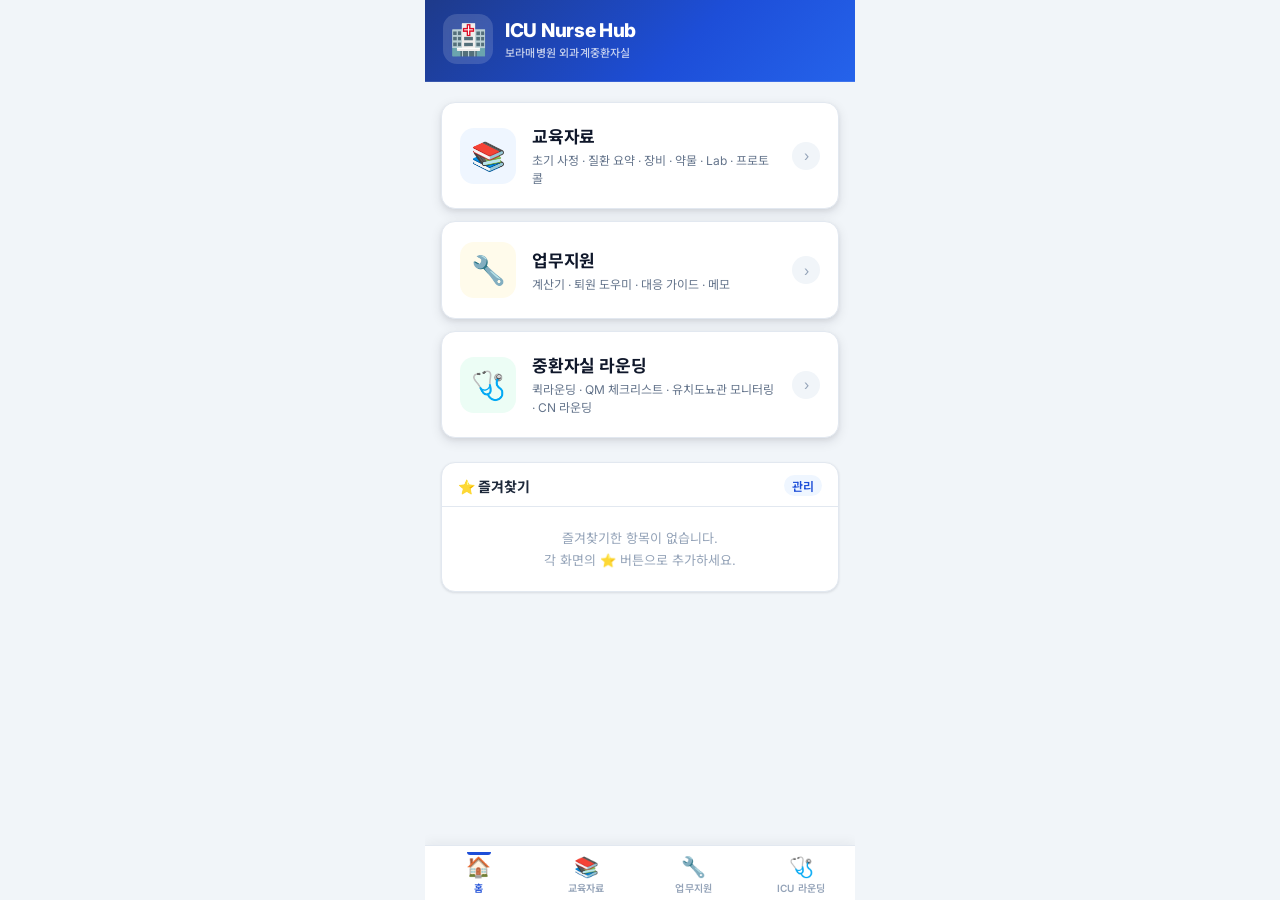
<file: index.html>
<!DOCTYPE html>
<html lang="ko">
<head>
<meta charset="UTF-8">
<meta http-equiv="Cache-Control" content="no-cache, no-store, must-revalidate">
<meta http-equiv="Pragma" content="no-cache">
<meta http-equiv="Expires" content="0">
<meta name="viewport" content="width=device-width, initial-scale=1.0, user-scalable=no, viewport-fit=cover">
<meta name="apple-mobile-web-app-capable" content="yes">
<meta name="apple-mobile-web-app-status-bar-style" content="default">
<meta name="apple-mobile-web-app-title" content="ICU Hub">
<meta name="theme-color" content="#ffffff">
<!-- iOS 는 apple-touch-icon 의 투명 영역을 검정으로 칠하므로 불투명 파일을 씁니다 -->
<link rel="apple-touch-icon" sizes="180x180" href="apple-touch-icon.png">
<link rel="icon" type="image/png" sizes="192x192" href="icon-192.png">
<link rel="manifest" href="manifest.json">
<title>ICU Nurse Hub</title>
<link rel="stylesheet" href="style.css">
<link href="https://fonts.googleapis.com/css2?family=JetBrains+Mono:wght@400;600&family=Black+Han+Sans&family=IBM+Plex+Sans+KR:wght@300;400;500;600&family=IBM+Plex+Mono:wght@400;500&display=swap" rel="stylesheet">
<style>
/* ─── CSS Variables ─── */
#screen-sicu-quick-rounding {
  --surface:#fff; --surface2:#f8fafc; --border:#e2e8f0;
  --navy:#2563eb; --navy-light:#3b82f6; --red:#e02020; --gold:#f59e0b;
  --accent-day:#d97706; --accent-eve:#16a34a; --accent-night:#2563eb;
  --text:#1e293b; --text-muted:#94a3b8; --check-bg:#16a34a; --rs-radius:10px;
  background:#f0f4f8; font-family:'Noto Sans KR',sans-serif;
}
#screen-cn-rounding {
  --surface:#fff; --surface2:#f8fafc; --border:#e2e8f0;
  --navy:#2563eb; --accent-day:#d97706; --accent-eve:#16a34a; --accent-night:#2563eb;
  --text:#1e293b; --text-muted:#94a3b8; --check-bg:#16a34a; --rs-radius:10px;
  background:#f0f4f8; font-family:'Noto Sans KR',sans-serif;
}


/* ─── SICU Header ─── */
#screen-sicu-quick-rounding .sqr-header { background:var(--surface); border-bottom:2px solid var(--border); box-shadow:0 1px 4px rgba(0,0,0,.08); }
#screen-sicu-quick-rounding .header-banner { display:flex; align-items:center; gap:10px; padding:10px 14px 6px; }
#screen-sicu-quick-rounding .sqr-back-btn { background:transparent; border:none; color:var(--text-muted); font-size:22px; line-height:1; cursor:pointer; padding:0 4px; flex-shrink:0; display:flex; align-items:center; }
#screen-sicu-quick-rounding .sqr-back-btn:active { color:var(--text); }
#screen-sicu-quick-rounding .quick-badge { background:var(--red); color:#fff; font-family:'Black Han Sans',sans-serif; font-size:20px; font-style:italic; padding:3px 10px 3px 8px; border-radius:4px; transform:rotate(-4deg); display:inline-block; flex-shrink:0; box-shadow:2px 2px 6px rgba(0,0,0,.4); letter-spacing:-.5px; }
#screen-sicu-quick-rounding .header-titles { flex:1; }
#screen-sicu-quick-rounding .header-sicu { font-family:'JetBrains Mono',monospace; font-size:11px; letter-spacing:.2em; color:var(--navy); font-weight:600; }
#screen-sicu-quick-rounding .header-main { font-size:16px; font-weight:900; color:var(--text); line-height:1.2; letter-spacing:-.3px; }
#screen-sicu-quick-rounding .header-sub { font-size:10px; color:var(--text-muted); margin-top:1px; }
#screen-sicu-quick-rounding .star-icon { font-size:22px; color:var(--gold); flex-shrink:0; }
#screen-sicu-quick-rounding .header-date { background:var(--surface2); padding:8px 14px; display:flex; align-items:center; gap:10px; border-top:1px solid var(--border); }
#screen-sicu-quick-rounding .date-label { font-size:10px; letter-spacing:.1em; color:var(--text-muted); text-transform:uppercase; flex-shrink:0; }
#screen-sicu-quick-rounding .sqr-date-input { background:var(--surface); border:1px solid var(--border); border-radius:6px; color:var(--text); font-family:'JetBrains Mono',monospace; font-size:13px; padding:5px 10px; flex:1; }
#screen-sicu-quick-rounding .sqr-date-input:focus { outline:none; border-color:var(--navy); }
#screen-sicu-quick-rounding .nurse-panel { background:var(--surface2); border-top:1px solid var(--border); padding:8px 14px 10px; display:flex; gap:8px; }
#screen-sicu-quick-rounding .nurse-block { flex:1; background:var(--surface); border:1px solid var(--border); border-radius:8px; overflow:hidden; transition:border-color .2s; }
#screen-sicu-quick-rounding .nurse-block:focus-within { border-color:var(--navy); }
#screen-sicu-quick-rounding .nurse-role { display:flex; align-items:center; gap:5px; padding:5px 9px 4px; border-bottom:1px solid var(--border); }
#screen-sicu-quick-rounding .nurse-role-dot { width:6px; height:6px; border-radius:50%; flex-shrink:0; }
#screen-sicu-quick-rounding .nurse-role-label { font-size:9px; font-weight:700; letter-spacing:.1em; text-transform:uppercase; }
#screen-sicu-quick-rounding .nurse-input { width:100%; background:transparent; border:none; color:var(--text); font-family:'Noto Sans KR',sans-serif; font-size:13px; font-weight:500; padding:6px 9px; outline:none; }
#screen-sicu-quick-rounding .nurse-input::placeholder { color:var(--text-muted); font-size:12px; }

/* ─── CN Header ─── */
#screen-cn-rounding .cn-header { background:var(--surface); border-bottom:1px solid var(--border); padding:14px 16px; box-shadow:0 1px 4px rgba(0,0,0,.06); }
#screen-cn-rounding .cn-header-top { display:flex; align-items:center; justify-content:space-between; margin-bottom:10px; }
#screen-cn-rounding .cn-header h1 { font-family:'JetBrains Mono',monospace; font-size:14px; letter-spacing:.08em; color:var(--text-muted); }
#screen-cn-rounding .cn-header h1 span { color:var(--text); }
#screen-cn-rounding .cn-back-btn { background:transparent; border:none; color:var(--text-muted); font-size:22px; line-height:1; cursor:pointer; padding:0 4px; flex-shrink:0; display:flex; align-items:center; }
#screen-cn-rounding .cn-back-btn:active { color:var(--text); }
#screen-cn-rounding .date-picker-wrap { display:flex; align-items:center; gap:8px; background:var(--surface2); border:1px solid var(--border); border-radius:var(--rs-radius); padding:10px 14px; cursor:pointer; position:relative; }
#screen-cn-rounding .date-picker-wrap:active { border-color:var(--accent-night); }
#screen-cn-rounding .date-picker-icon { font-size:16px; flex-shrink:0; }
#screen-cn-rounding .date-picker-text { flex:1; font-family:'JetBrains Mono',monospace; font-size:14px; color:var(--text); }
#screen-cn-rounding .date-picker-text.placeholder { color:var(--text-muted); }
#screen-cn-rounding .date-picker-arrow { color:var(--text-muted); font-size:18px; flex-shrink:0; }
#screen-cn-rounding .cn-date-input-hidden { position:absolute; opacity:0; width:1px; height:1px; pointer-events:none; }

/* ─── Shared: Shift tabs ─── */
#screen-sicu-quick-rounding .shift-tabs,
#screen-cn-rounding .shift-tabs { display:flex; gap:6px; padding:10px 14px; background:var(--surface); border-bottom:1px solid var(--border); }
#screen-sicu-quick-rounding .shift-tab,
#screen-cn-rounding .shift-tab { flex:1; padding:9px 6px; border:1.5px solid var(--border); border-radius:var(--rs-radius); background:transparent; color:var(--text-muted); font-family:'JetBrains Mono',monospace; font-size:12px; font-weight:600; letter-spacing:.05em; cursor:pointer; transition:all .18s; position:relative; }
#screen-sicu-quick-rounding .shift-tab.day.active,
#screen-cn-rounding .shift-tab.day.active { background:#fffbeb; border-color:var(--accent-day); color:var(--accent-day); }
#screen-sicu-quick-rounding .shift-tab.eve.active,
#screen-cn-rounding .shift-tab.eve.active { background:#f0fdf4; border-color:var(--accent-eve); color:var(--accent-eve); }
#screen-sicu-quick-rounding .shift-tab.night.active,
#screen-cn-rounding .shift-tab.night.active { background:#eff6ff; border-color:var(--accent-night); color:var(--accent-night); }
#screen-sicu-quick-rounding .rs-tab-badge,
#screen-cn-rounding .rs-tab-badge { position:absolute; top:-6px; right:-4px; color:#fff; font-size:9px; font-weight:700; border-radius:20px; padding:1px 5px; display:none; }
#screen-sicu-quick-rounding .shift-tab.day .rs-tab-badge,
#screen-cn-rounding .shift-tab.day .rs-tab-badge { background:var(--accent-day); }
#screen-sicu-quick-rounding .shift-tab.eve .rs-tab-badge,
#screen-cn-rounding .shift-tab.eve .rs-tab-badge { background:var(--accent-eve); }
#screen-sicu-quick-rounding .shift-tab.night .rs-tab-badge,
#screen-cn-rounding .shift-tab.night .rs-tab-badge { background:var(--accent-night); }
#screen-sicu-quick-rounding .rs-tab-badge.show,
#screen-cn-rounding .rs-tab-badge.show { display:block; }

/* ─── Shared: Section ─── */
#screen-sicu-quick-rounding .rs-section,
#screen-cn-rounding .rs-section { padding:12px 14px; }
#screen-sicu-quick-rounding .rs-section-label,
#screen-cn-rounding .rs-section-label { font-size:11px; font-weight:700; letter-spacing:.1em; text-transform:uppercase; color:var(--text-muted); margin-bottom:10px; }

/* ─── Shared: Bed Grid ─── */
#screen-sicu-quick-rounding .rs-bed-grid,
#screen-cn-rounding .rs-bed-grid { display:grid; grid-template-columns:repeat(6,1fr); gap:6px; }
#screen-sicu-quick-rounding .rs-bed-btn,
#screen-cn-rounding .rs-bed-btn { aspect-ratio:1; border-radius:8px; border:1.5px solid var(--border); background:var(--surface2); color:var(--text-muted); font-family:'JetBrains Mono',monospace; font-size:14px; font-weight:600; cursor:pointer; transition:all .15s; display:flex; align-items:center; justify-content:center; position:relative; }
#screen-sicu-quick-rounding .rs-bed-btn.active-view,
#screen-cn-rounding .rs-bed-btn.active-view { outline:2px solid var(--text); outline-offset:1px; }
#screen-sicu-quick-rounding .rs-bed-btn.selected.day,
#screen-cn-rounding .rs-bed-btn.selected.day { color:var(--accent-day); background:#fffbeb; border-color:var(--accent-day); }
#screen-sicu-quick-rounding .rs-bed-btn.selected.eve,
#screen-cn-rounding .rs-bed-btn.selected.eve { color:var(--accent-eve); background:#f0fdf4; border-color:var(--accent-eve); }
#screen-sicu-quick-rounding .rs-bed-btn.selected.night,
#screen-cn-rounding .rs-bed-btn.selected.night { color:var(--accent-night); background:#eff6ff; border-color:var(--accent-night); }
#screen-sicu-quick-rounding .rs-bed-dot,
#screen-cn-rounding .rs-bed-dot { position:absolute; bottom:3px; right:3px; width:5px; height:5px; border-radius:50%; background:var(--check-bg); display:none; }
#screen-sicu-quick-rounding .rs-bed-btn.completed .rs-bed-dot,
#screen-cn-rounding .rs-bed-btn.completed .rs-bed-dot { display:block; }

/* ─── Shared: Progress ─── */
#screen-sicu-quick-rounding .rs-progress-wrap,
#screen-cn-rounding .rs-progress-wrap { margin-top:10px; }
#screen-sicu-quick-rounding .rs-progress-info,
#screen-cn-rounding .rs-progress-info { display:flex; justify-content:space-between; font-size:11px; color:var(--text-muted); margin-bottom:5px; }
#screen-sicu-quick-rounding .rs-progress-bar,
#screen-cn-rounding .rs-progress-bar { height:4px; background:var(--border); border-radius:99px; overflow:hidden; }
#screen-sicu-quick-rounding .rs-progress-fill,
#screen-cn-rounding .rs-progress-fill { height:100%; border-radius:99px; transition:width .35s ease; }
#screen-sicu-quick-rounding .rs-divider,
#screen-cn-rounding .rs-divider { height:1px; background:var(--border); margin:0 14px 10px; }

/* ─── Shared: Checklist ─── */
#screen-sicu-quick-rounding .rs-check-section,
#screen-cn-rounding .rs-check-section { margin:0 14px 14px; }
#screen-sicu-quick-rounding .rs-check-bed-header,
#screen-cn-rounding .rs-check-bed-header { border:1px solid var(--border); border-radius:var(--rs-radius) var(--rs-radius) 0 0; padding:10px 14px; display:flex; align-items:center; gap:8px; }
#screen-sicu-quick-rounding .rs-check-bed-header { background:var(--navy); border-color:var(--navy-light); }
#screen-cn-rounding .rs-check-bed-header { background:var(--surface2); font-size:13px; font-weight:600; color:var(--text); }
#screen-sicu-quick-rounding .rs-check-bed-title { font-size:13px; font-weight:700; color:#fff; }
#screen-sicu-quick-rounding .rs-bed-tag,
#screen-cn-rounding .rs-bed-tag { display:inline-block; padding:2px 9px; border-radius:99px; font-family:'JetBrains Mono',monospace; font-size:11px; font-weight:700; border:1px solid currentColor; }
#screen-sicu-quick-rounding .rs-tag-day,#screen-cn-rounding .rs-tag-day { color:var(--accent-day); background:#fffbeb; }
#screen-sicu-quick-rounding .rs-tag-eve,#screen-cn-rounding .rs-tag-eve { color:var(--accent-eve); background:#f0fdf4; }
#screen-sicu-quick-rounding .rs-tag-night,#screen-cn-rounding .rs-tag-night { color:var(--accent-night); background:#eff6ff; }
#screen-sicu-quick-rounding .rs-check-card,
#screen-cn-rounding .rs-check-card { background:var(--surface); border:1px solid var(--border); border-top:none; border-radius:0 0 var(--rs-radius) var(--rs-radius); overflow:hidden; }
#screen-sicu-quick-rounding .rs-check-group-header,
#screen-cn-rounding .rs-check-group-header { padding:8px 14px; display:flex; align-items:center; gap:8px; background:var(--surface); border-bottom:1px solid var(--border); border-top:1px solid var(--border); }
#screen-sicu-quick-rounding .rs-cat-dot { width:8px; height:8px; border-radius:50%; flex-shrink:0; }
#screen-sicu-quick-rounding .rs-check-group-label { font-size:11px; font-weight:800; letter-spacing:.12em; text-transform:uppercase; }
#screen-sicu-quick-rounding .rs-group-count { margin-left:auto; font-size:10px; color:var(--text-muted); font-family:'JetBrains Mono',monospace; }
#screen-cn-rounding .rs-check-group-header { font-size:11px; font-weight:700; letter-spacing:.08em; text-transform:uppercase; color:var(--text-muted); }
#screen-sicu-quick-rounding .rs-check-item,
#screen-cn-rounding .rs-check-item { display:flex; align-items:center; padding:11px 12px 11px 14px; border-bottom:1px solid var(--border); gap:10px; transition:background .12s; }
#screen-sicu-quick-rounding .rs-check-item:last-child,
#screen-cn-rounding .rs-check-item:last-child { border-bottom:none; }
#screen-sicu-quick-rounding .rs-note-item { background:#fffbeb; cursor:default; padding:10px 14px; }
#screen-sicu-quick-rounding .rs-check-item-text,
#screen-cn-rounding .rs-check-item-text { font-size:13px; line-height:1.55; color:var(--text); flex:1; }
#screen-sicu-quick-rounding .rs-note-text { font-size:11.5px; color:var(--gold); line-height:1.5; flex:1; font-weight:600; }

/* ─── CN: Ventilator card ─── */
#screen-cn-rounding .rs-vent-card { margin:0 14px 12px; background:var(--surface); border:1px solid var(--border); border-radius:var(--rs-radius); overflow:hidden; box-shadow:0 1px 3px rgba(0,0,0,.05); }
#screen-cn-rounding .rs-vent-label { padding:9px 14px; font-size:11px; font-weight:700; letter-spacing:.1em; text-transform:uppercase; color:var(--text-muted); border-bottom:1px solid var(--border); display:flex; align-items:center; gap:6px; background:var(--surface2); }
#screen-cn-rounding .rs-vent-row { display:flex; align-items:center; justify-content:space-between; padding:12px 14px; gap:10px; }
#screen-cn-rounding .rs-vent-text { font-size:13px; color:var(--text); line-height:1.4; flex:1; }
#screen-cn-rounding .rs-toggle { appearance:none; -webkit-appearance:none; width:44px; height:26px; background:#cbd5e1; border-radius:99px; cursor:pointer; position:relative; transition:background .2s; flex-shrink:0; }
#screen-cn-rounding .rs-toggle::after { content:''; position:absolute; width:20px; height:20px; background:#fff; border-radius:50%; top:3px; left:3px; transition:left .2s; box-shadow:0 1px 3px rgba(0,0,0,.2); }
#screen-cn-rounding .rs-toggle:checked { background:var(--check-bg); }
#screen-cn-rounding .rs-toggle:checked::after { left:21px; }

/* ─── Shared: Empty state ─── */
#screen-sicu-quick-rounding .rs-empty,
#screen-cn-rounding .rs-empty { text-align:center; padding:40px 20px; color:var(--text-muted); }
#screen-sicu-quick-rounding .rs-empty .rs-icon,
#screen-cn-rounding .rs-empty .rs-icon { font-size:40px; margin-bottom:12px; }
#screen-sicu-quick-rounding .rs-empty p,
#screen-cn-rounding .rs-empty p { font-size:13px; line-height:1.7; }

/* ─── Shared: FAB ─── */
#screen-sicu-quick-rounding .rs-fab,
#screen-cn-rounding .rs-fab { position:fixed; bottom:72px; right:max(16px,calc(50% - 215px + 16px)); background:var(--check-bg); color:#fff; border:none; border-radius:99px; padding:13px 20px; font-family:'Noto Sans KR',sans-serif; font-size:14px; font-weight:700; cursor:pointer; display:flex; align-items:center; gap:7px; box-shadow:0 4px 20px rgba(22,163,74,.3); z-index:200; transition:transform .15s; }
#screen-sicu-quick-rounding .rs-fab:active,
#screen-cn-rounding .rs-fab:active { transform:scale(.96); }

/* ─── Shared: Toast ─── */
#screen-sicu-quick-rounding .rs-toast,
#screen-cn-rounding .rs-toast { position:fixed; bottom:150px; left:50%; transform:translateX(-50%) translateY(16px); background:#1e293b; border-radius:var(--rs-radius); padding:10px 18px; font-size:13px; color:#fff; opacity:0; transition:opacity .22s,transform .22s; z-index:300; white-space:nowrap; pointer-events:none; }
#screen-sicu-quick-rounding .rs-toast.show,
#screen-cn-rounding .rs-toast.show { opacity:1; transform:translateX(-50%) translateY(0); }

/* ─── Shared: Saved list ─── */
#screen-sicu-quick-rounding .rs-saved-section,
#screen-cn-rounding .rs-saved-section { padding:0 14px 20px; }
#screen-sicu-quick-rounding .rs-saved-item,
#screen-cn-rounding .rs-saved-item { background:var(--surface); border:1px solid var(--border); box-shadow:0 1px 3px rgba(0,0,0,.05); border-radius:var(--rs-radius); padding:12px 14px; margin-bottom:8px; display:flex; align-items:center; gap:10px; }
#screen-sicu-quick-rounding .rs-saved-info,
#screen-cn-rounding .rs-saved-info { flex:1; cursor:pointer; }
#screen-sicu-quick-rounding .rs-saved-title,
#screen-cn-rounding .rs-saved-title { font-size:14px; font-weight:600; }
#screen-sicu-quick-rounding .rs-saved-meta,
#screen-cn-rounding .rs-saved-meta { font-size:12px; color:var(--text-muted); margin-top:3px; }
#screen-sicu-quick-rounding .rs-saved-delete,
#screen-cn-rounding .rs-saved-delete { background:transparent; border:1px solid var(--border); color:var(--text-muted); border-radius:6px; padding:5px 10px; font-size:12px; cursor:pointer; flex-shrink:0; }

/* ─── Shared: Inner views ─── */
#screen-sicu-quick-rounding .rs-view,
#screen-cn-rounding .rs-view { display:none; }
#screen-sicu-quick-rounding .rs-view.active,
#screen-cn-rounding .rs-view.active { display:block; }

/* ─── Antibiotic AST Screen ─── */
#screen-antibiotic-ast { background:#f8fafc; font-family:'Noto Sans KR',sans-serif; }
.ast-banner { margin:12px 14px 0; border-radius:10px; padding:12px 14px; }
.ast-banner-warn { background:#fef2f2; border:1.5px solid #fecaca; display:flex; align-items:flex-start; gap:8px; }
.ast-banner-warn-text { font-size:13px; font-weight:700; color:#dc2626; line-height:1.5; }
.ast-banner-info { background:#eff6ff; border:1px solid #bfdbfe; }
.ast-banner-judge { background:#f0fdf4; border:1px solid #bbf7d0; }
.ast-banner-unspec { background:#fffbeb; border:1px solid #fde68a; }
.ast-banner-title { font-size:11px; font-weight:700; letter-spacing:.08em; text-transform:uppercase; margin-bottom:7px; }
.ast-banner-info .ast-banner-title { color:#1d4ed8; }
.ast-banner-judge .ast-banner-title { color:#15803d; }
.ast-banner-unspec .ast-banner-title { color:#b45309; }
.ast-banner-body { font-size:12.5px; line-height:1.8; }
.ast-banner-info .ast-banner-body { color:#1e3a5f; }
.ast-banner-judge .ast-banner-body { color:#14532d; }
.ast-banner-unspec .ast-banner-body { color:#92400e; }
.ast-tab-row { display:flex; gap:6px; padding:12px 14px 4px; overflow-x:auto; -webkit-overflow-scrolling:touch; flex-shrink:0; }
.ast-tab { flex-shrink:0; padding:7px 14px; border:1.5px solid #e2e8f0; border-radius:99px; background:#fff; color:#64748b; font-size:12px; font-weight:600; cursor:pointer; font-family:'Noto Sans KR',sans-serif; transition:all .15s; }
.ast-tab.active { background:#1e293b; border-color:#1e293b; color:#fff; }
.ast-card { margin:8px 14px 0; background:#fff; border:1.5px solid #e2e8f0; border-radius:12px; overflow:hidden; }
.ast-card-hdr { padding:10px 14px; display:flex; align-items:center; gap:8px; }
.ast-cat-badge { display:inline-block; font-size:10px; font-weight:700; padding:2px 8px; border-radius:99px; flex-shrink:0; }
.ast-card-group { font-size:12.5px; font-weight:600; color:#1e293b; flex:1; }
.ast-card-dose { font-size:11px; font-family:'IBM Plex Mono',monospace; font-weight:600; white-space:nowrap; }
.ast-drug { padding:12px 14px; border-top:1px solid #f1f5f9; }
.ast-drug-name { font-size:13px; font-weight:600; color:#1e293b; margin-bottom:6px; line-height:1.5; }
.ast-drug-chips { display:flex; gap:5px; flex-wrap:wrap; margin-bottom:10px; }
.ast-chip { font-size:11px; padding:2px 7px; border-radius:4px; font-family:'IBM Plex Mono',monospace; font-weight:500; }
.ast-chip-solv { background:#faf5ff; color:#6d28d9; border:1px solid #ede9fe; }
.ast-chip-conc { background:#eff6ff; color:#1d4ed8; border:1px solid #bfdbfe; }
.ast-chip-dose { background:#f0fdf4; color:#15803d; border:1px solid #bbf7d0; }
.ast-chip-time { background:#fff7ed; color:#c2410c; border:1px solid #fed7aa; }
.ast-steps { display:flex; flex-direction:column; gap:6px; }
.ast-step { display:flex; align-items:flex-start; gap:8px; }
.ast-step-n { width:20px; height:20px; border-radius:50%; font-size:10px; font-weight:700; display:flex; align-items:center; justify-content:center; flex-shrink:0; margin-top:1px; }
.ast-step-txt { font-size:12.5px; color:#334155; line-height:1.55; flex:1; }
.ast-conc-tag { display:inline-block; font-family:'IBM Plex Mono',monospace; font-size:10.5px; border-radius:4px; padding:1px 5px; margin-left:3px; vertical-align:middle; }
.ast-ref { margin:14px 14px 0; font-size:11px; color:#94a3b8; line-height:1.6; }

/* ─── Drug Calculator Screen ─── */
#screen-drugcalc {
  --dc-bg:#f5f7fa; --dc-surface:#fff; --dc-surface2:#f0f2f5; --dc-border:#dde1e7;
  --dc-text:#1a1f2e; --dc-muted:#6b7280; --dc-dim:#9ca3af;
  --dc-accent:#2563eb; --dc-green:#16a34a; --dc-yellow:#b45309;
  --dc-red:#dc2626; --dc-purple:#7c3aed; --dc-radius:12px;
  font-family:'IBM Plex Sans KR','Noto Sans KR',sans-serif; font-size:14px;
}
#screen-drugcalc .dc-view { display:none; }
#screen-drugcalc .dc-view.active { display:block; animation:dcSlideIn .2s ease; }
@keyframes dcSlideIn { from{opacity:0;transform:translateX(10px);}to{opacity:1;transform:translateX(0);} }
#screen-drugcalc .dc-back-bar { display:flex; align-items:center; gap:8px; padding:12px 16px; background:var(--dc-surface); border-bottom:1px solid var(--dc-border); cursor:pointer; color:var(--dc-accent); font-size:14px; font-weight:500; }
#screen-drugcalc .dc-back-bar:active { background:var(--dc-surface2); }
#screen-drugcalc .dc-breadcrumb { font-size:12px; color:var(--dc-muted); padding:8px 16px; background:var(--dc-bg); border-bottom:1px solid var(--dc-border); white-space:nowrap; overflow:hidden; text-overflow:ellipsis; }
#screen-drugcalc .dc-breadcrumb .crumb-active { color:var(--dc-text); font-weight:500; }
#screen-drugcalc .dc-section-label { font-size:11px; font-weight:600; color:var(--dc-muted); letter-spacing:.07em; text-transform:uppercase; padding:16px 16px 8px; }
#screen-drugcalc .dc-cat-grid { display:grid; grid-template-columns:1fr 1fr; gap:10px; padding:4px 16px 16px; }
#screen-drugcalc .dc-cat-card { background:var(--dc-surface); border:1.5px solid var(--dc-border); border-radius:var(--dc-radius); padding:16px 14px; cursor:pointer; transition:all .15s; -webkit-user-select:none; user-select:none; }
#screen-drugcalc .dc-cat-card:active { background:var(--dc-surface2); transform:scale(.97); }
#screen-drugcalc .dc-cat-icon { font-size:24px; margin-bottom:8px; }
#screen-drugcalc .dc-cat-name { font-size:13px; font-weight:600; line-height:1.3; color:var(--dc-text); }
#screen-drugcalc .dc-cat-count { font-size:11px; color:var(--dc-muted); margin-top:3px; }
#screen-drugcalc .dc-cat-bar { height:3px; border-radius:2px; margin-top:10px; opacity:.6; }
#screen-drugcalc .dc-drug-list { padding:4px 16px 16px; display:flex; flex-direction:column; gap:8px; }
#screen-drugcalc .dc-drug-item { background:var(--dc-surface); border:1.5px solid var(--dc-border); border-radius:var(--dc-radius); padding:14px 16px; display:flex; align-items:center; gap:12px; cursor:pointer; transition:all .15s; -webkit-user-select:none; user-select:none; }
#screen-drugcalc .dc-drug-item:active { background:var(--dc-surface2); transform:scale(.98); }
#screen-drugcalc .dc-drug-body { flex:1; min-width:0; }
#screen-drugcalc .dc-drug-name { font-size:14px; font-weight:600; color:var(--dc-text); display:flex; align-items:center; gap:6px; flex-wrap:wrap; }
#screen-drugcalc .dc-drug-dose { font-size:11px; color:var(--dc-muted); font-family:'IBM Plex Mono',monospace; margin-top:3px; white-space:nowrap; overflow:hidden; text-overflow:ellipsis; }
#screen-drugcalc .dc-drug-unit { font-size:11px; color:var(--dc-muted); margin-top:2px; }
#screen-drugcalc .dc-drug-conc { display:flex; gap:6px; margin-top:5px; }
#screen-drugcalc .dc-conc-badge { font-size:10px; font-family:'IBM Plex Mono',monospace; padding:2px 7px; border-radius:4px; font-weight:500; }
#screen-drugcalc .dc-conc-std { background:rgba(37,99,235,.08); color:var(--dc-accent); border:1px solid rgba(37,99,235,.18); }
#screen-drugcalc .dc-conc-conc { background:rgba(180,83,9,.08); color:var(--dc-yellow); border:1px solid rgba(180,83,9,.2); }
#screen-drugcalc .dc-drug-arrow { color:var(--dc-dim); font-size:18px; flex-shrink:0; }
#screen-drugcalc .dc-tag { display:inline-block; font-size:10px; font-weight:600; padding:1px 6px; border-radius:4px; letter-spacing:.3px; }
#screen-drugcalc .dc-tag-solo { background:rgba(124,58,237,.1); color:var(--dc-purple); }
#screen-drugcalc .dc-tag-cline { background:rgba(220,38,38,.1); color:var(--dc-red); }
#screen-drugcalc .dc-tag-p { background:rgba(22,163,74,.1); color:var(--dc-green); }
#screen-drugcalc .dc-tag-c { background:rgba(220,38,38,.1); color:var(--dc-red); }
#screen-drugcalc .dc-calc-body { padding:0 16px 24px; }
#screen-drugcalc .dc-drug-header-card { background:var(--dc-surface); border:1.5px solid var(--dc-accent); border-radius:var(--dc-radius); padding:14px 16px; margin-top:12px; margin-bottom:12px; }
#screen-drugcalc .dc-drug-header-name { font-size:17px; font-weight:600; color:var(--dc-accent); margin-bottom:3px; display:flex; align-items:center; gap:8px; flex-wrap:wrap; }
#screen-drugcalc .dc-drug-header-dose { font-size:12px; color:var(--dc-muted); font-family:'IBM Plex Mono',monospace; }
#screen-drugcalc .dc-mix-card { background:var(--dc-surface); border:1.5px solid var(--dc-border); border-radius:var(--dc-radius); overflow:hidden; margin-bottom:14px; }
#screen-drugcalc .dc-mix-title { font-size:11px; font-weight:600; color:var(--dc-muted); letter-spacing:.07em; text-transform:uppercase; padding:10px 14px; background:var(--dc-surface2); border-bottom:1px solid var(--dc-border); }
#screen-drugcalc .dc-mix-row { display:flex; justify-content:space-between; align-items:baseline; gap:8px; padding:10px 14px; border-bottom:1px solid var(--dc-border); }
#screen-drugcalc .dc-mix-row:last-child { border-bottom:none; }
#screen-drugcalc .dc-mix-key { font-size:12px; color:var(--dc-muted); flex-shrink:0; }
#screen-drugcalc .dc-mix-val { font-size:13px; font-weight:500; font-family:'IBM Plex Mono',monospace; text-align:right; word-break:break-all; color:var(--dc-text); }
#screen-drugcalc .dc-mix-val.dc-accent { color:var(--dc-accent); }
#screen-drugcalc .dc-line-sel { display:grid; grid-template-columns:1fr 1fr; gap:8px; margin-bottom:14px; }
#screen-drugcalc .dc-line-btn { padding:12px 8px; border-radius:10px; border:1.5px solid var(--dc-border); background:var(--dc-surface); color:var(--dc-muted); font-family:'IBM Plex Sans KR',sans-serif; font-size:13px; font-weight:500; cursor:pointer; transition:all .15s; text-align:center; }
#screen-drugcalc .dc-line-btn:active { opacity:.8; }
#screen-drugcalc .dc-line-btn.active-p { border-color:var(--dc-green); background:rgba(22,163,74,.06); color:var(--dc-green); }
#screen-drugcalc .dc-line-btn.active-c { border-color:var(--dc-red); background:rgba(220,38,38,.06); color:var(--dc-red); }
#screen-drugcalc .dc-input-group { margin-bottom:12px; }
#screen-drugcalc .dc-input-label { display:block; font-size:12px; font-weight:500; color:var(--dc-muted); margin-bottom:6px; }
#screen-drugcalc .dc-input-wrap { display:flex; align-items:center; background:var(--dc-surface); border:1.5px solid var(--dc-border); border-radius:10px; overflow:hidden; transition:border-color .15s; }
#screen-drugcalc .dc-input-wrap:focus-within { border-color:var(--dc-accent); }
#screen-drugcalc .dc-input-field { flex:1; border:none; outline:none; padding:13px 14px; font-size:18px; font-family:'IBM Plex Mono',monospace; color:var(--dc-text); background:transparent; -webkit-appearance:none; appearance:none; }
#screen-drugcalc .dc-input-field::placeholder { color:var(--dc-dim); font-size:16px; }
#screen-drugcalc .dc-input-unit { padding:0 14px; font-size:12px; color:var(--dc-muted); font-family:'IBM Plex Mono',monospace; white-space:nowrap; border-left:1px solid var(--dc-border); height:100%; display:flex; align-items:center; background:var(--dc-surface2); }
#screen-drugcalc .dc-result-card { background:var(--dc-surface); border:1.5px solid var(--dc-accent); border-radius:var(--dc-radius); padding:20px 16px; margin-bottom:14px; display:none; text-align:center; }
#screen-drugcalc .dc-result-card.show { display:block; animation:dcPopIn .2s ease; }
@keyframes dcPopIn { from{transform:scale(.97);opacity:0;}to{transform:scale(1);opacity:1;} }
#screen-drugcalc .dc-result-label { font-size:12px; color:var(--dc-muted); margin-bottom:6px; }
#screen-drugcalc .dc-result-value { font-size:42px; font-weight:600; font-family:'IBM Plex Mono',monospace; color:var(--dc-accent); line-height:1; margin-bottom:4px; }
#screen-drugcalc .dc-result-unit { font-size:14px; color:var(--dc-muted); margin-bottom:14px; }
#screen-drugcalc .dc-result-formula { background:var(--dc-surface2); border-radius:8px; padding:10px 12px; font-size:12px; font-family:'IBM Plex Mono',monospace; color:var(--dc-muted); text-align:left; line-height:1.6; }
#screen-drugcalc .dc-notes-card { background:rgba(180,83,9,.06); border:1.5px solid rgba(180,83,9,.2); border-radius:var(--dc-radius); padding:14px; margin-bottom:10px; }
#screen-drugcalc .dc-notes-title { font-size:11px; font-weight:600; color:var(--dc-yellow); letter-spacing:.07em; text-transform:uppercase; margin-bottom:8px; }
#screen-drugcalc .dc-notes-text { font-size:13px; color:var(--dc-muted); line-height:1.8; white-space:pre-wrap; }
#screen-drugcalc .dc-warning { background:rgba(220,38,38,.05); border:1.5px solid rgba(220,38,38,.2); border-radius:var(--dc-radius); padding:12px 14px; font-size:13px; color:var(--dc-red); margin-bottom:10px; }
#screen-drugcalc .dc-disclaimer { margin:0 16px 16px; padding:12px 14px; background:var(--dc-surface2); border-radius:10px; font-size:11px; color:var(--dc-dim); line-height:1.7; text-align:center; }
</style>
</head>
<body>

<!-- ===== HOME SCREEN ===== -->
<div id="screen-home" class="screen active">
  <div class="app-header">
    <div class="app-logo">
      <span class="logo-icon">🏥</span>
      <div>
        <div class="app-title">ICU Nurse Hub</div>
        <div class="app-subtitle">보라매병원 외과계중환자실</div>
      </div>
    </div>
  </div>

  <div class="scroll-content">
    <div class="home-menu">
      <div class="home-menu-item" onclick="showScreen('screen-edu')">
        <div class="home-menu-icon">📚</div>
        <div class="home-menu-text">
          <div class="home-menu-label">교육자료</div>
          <div class="home-menu-desc">초기 사정 · 질환 요약 · 장비 · 약물 · Lab · 프로토콜</div>
        </div>
        <div class="home-menu-arrow">›</div>
      </div>
      <div class="home-menu-item" onclick="showScreen('screen-work')">
        <div class="home-menu-icon">🔧</div>
        <div class="home-menu-text">
          <div class="home-menu-label">업무지원</div>
          <div class="home-menu-desc">계산기 · 퇴원 도우미 · 대응 가이드 · 메모</div>
        </div>
        <div class="home-menu-arrow">›</div>
      </div>
      <div class="home-menu-item" onclick="showScreen('screen-icu-rounding')">
        <div class="home-menu-icon">🩺</div>
        <div class="home-menu-text">
          <div class="home-menu-label">중환자실 라운딩</div>
          <div class="home-menu-desc">퀵라운딩 · QM 체크리스트 · 유치도뇨관 모니터링 · CN 라운딩</div>
        </div>
        <div class="home-menu-arrow">›</div>
      </div>
    </div>

    <!-- 즐겨찾기 섹션 -->
    <div class="home-fav-section">
      <div class="home-fav-header">
        <span class="home-fav-title">⭐ 즐겨찾기</span>
        <span class="home-fav-manage" onclick="showScreen('screen-favorites')">관리</span>
      </div>
      <div id="home-fav-list"></div>
    </div>

    <div style="height: 80px;"></div>
  </div>

  <nav class="bottom-nav">
    <div class="nav-item active" onclick="showScreen('screen-home')">
      <span class="nav-icon">🏠</span><span class="nav-label">홈</span>
    </div>
    <div class="nav-item" onclick="showScreen('screen-edu')">
      <span class="nav-icon">📚</span><span class="nav-label">교육자료</span>
    </div>
    <div class="nav-item" onclick="showScreen('screen-work')">
      <span class="nav-icon">🔧</span><span class="nav-label">업무지원</span>
    </div>
    <div class="nav-item" onclick="showScreen('screen-icu-rounding')"><span class="nav-icon">🩺</span><span class="nav-label">ICU 라운딩</span></div>
  </nav>
</div>

<!-- ===== 교육자료 SCREEN ===== -->
<div id="screen-edu" class="screen">

  <div class="sub-header">
    <span class="back-btn" onclick="showScreen('screen-home')">←</span>
    <span class="sub-title">교육자료</span>
  </div>

  <div class="scroll-content">
    <div class="edu-grid" id="edu-grid">
      <div class="edu-card" data-search="초기 사정 메뉴얼 진료과별 환자 사정" onclick="showScreen('screen-initial-assessment')">
        <span class="edu-bm-btn" data-bm-screen="screen-initial-assessment"
          onclick="event.stopPropagation(); toggleBookmark('screen-initial-assessment','초기사정 메뉴얼','📋')">⭐</span>
        <div class="edu-card-icon purple">📋</div>
        <div class="edu-card-label">초기 사정<br>메뉴얼</div>
        <div class="edu-card-sub">진료과별 환자 사정</div>
      </div>
      <div class="edu-card" data-search="항생제 AST 피내 주사 세파 페니실린 조제 스킨테스트 Fetroja Zerbaxa Tazoperan" onclick="showScreen('screen-antibiotic-ast')">
        <span class="edu-bm-btn" data-bm-screen="screen-antibiotic-ast"
          onclick="event.stopPropagation(); toggleBookmark('screen-antibiotic-ast','항생제 AST 가이드','💉')">⭐</span>
        <div class="edu-card-icon teal">💉</div>
        <div class="edu-card-label">항생제<br>AST 가이드</div>
        <div class="edu-card-sub">용액 조제 · 판정 방법</div>
      </div>
      <div class="edu-card" data-search="질환별 핵심 요약 sepsis ards aki 뇌졸중">
        <span class="edu-bm-btn" data-bm-screen="screen-disease-summary"
          onclick="event.stopPropagation(); toggleBookmark('screen-disease-summary','질환별 핵심 요약','🏥')">⭐</span>
        <div class="edu-card-icon orange">🫁</div>
        <div class="edu-card-label">질환별<br>핵심 요약</div>
        <div class="edu-card-sub">업데이트 예정</div>
      </div>
      <div class="edu-card" data-search="장비 가이드 인공호흡기 crrt iabp ecmo">
        <span class="edu-bm-btn" data-bm-screen="screen-equipment"
          onclick="event.stopPropagation(); toggleBookmark('screen-equipment','장비 가이드','🖥️')">⭐</span>
        <div class="edu-card-icon blue">📺</div>
        <div class="edu-card-label">장비 가이드</div>
        <div class="edu-card-sub">업데이트 예정</div>
      </div>
      <div class="edu-card" data-search="약물 가이드 승압제 진통제 항생제">
        <span class="edu-bm-btn" data-bm-screen="screen-drugguide"
          onclick="event.stopPropagation(); toggleBookmark('screen-drugguide','약물 가이드','💊')">⭐</span>
        <div class="edu-card-icon red">💊</div>
        <div class="edu-card-label">약물 가이드</div>
        <div class="edu-card-sub">업데이트 예정</div>
      </div>
      <div class="edu-card" data-search="외과계중환자실 업무메뉴얼 챕터" onclick="showScreen('screen-sicu-manual')">
        <span class="edu-bm-btn" data-bm-screen="screen-sicu-manual"
          onclick="event.stopPropagation(); toggleBookmark('screen-sicu-manual','외과계중환자실 업무 메뉴얼','📖')">⭐</span>
        <div class="edu-card-icon teal">📘</div>
        <div class="edu-card-label">외과계중환자실<br>업무메뉴얼</div>
        <div class="edu-card-sub">12개 챕터</div>
      </div>
      <div class="edu-card urgent-card" data-search="응급 프로토콜 code blue 심폐소생술">
        <span class="edu-bm-btn" data-bm-screen="screen-protocol"
          onclick="event.stopPropagation(); toggleBookmark('screen-protocol','응급 프로토콜','🚨')">⭐</span>
        <div class="edu-card-icon red-bg">🚨</div>
        <div class="edu-card-label">응급<br>프로토콜</div>
        <div class="edu-card-sub">업데이트 예정</div>
      </div>
    </div>
    <div style="height: 80px;"></div>
  </div>

  <nav class="bottom-nav">
    <div class="nav-item" onclick="showScreen('screen-home')">
      <span class="nav-icon">🏠</span><span class="nav-label">홈</span>
    </div>
    <div class="nav-item active" onclick="showScreen('screen-edu')">
      <span class="nav-icon">📚</span><span class="nav-label">교육자료</span>
    </div>
    <div class="nav-item" onclick="showScreen('screen-work')">
      <span class="nav-icon">🔧</span><span class="nav-label">업무지원</span>
    </div>
    <div class="nav-item" onclick="showScreen('screen-icu-rounding')"><span class="nav-icon">🩺</span><span class="nav-label">ICU 라운딩</span></div>
  </nav>
</div>

<!-- ===== 업무지원 SCREEN ===== -->
<div id="screen-work" class="screen">

  <div class="sub-header">
    <span class="back-btn" onclick="showScreen('screen-home')">←</span>
    <span class="sub-title">업무지원</span>
  </div>

  <div class="scroll-content">
    <div class="work-menu-list">
<div class="work-menu-item" onclick="showScreen('screen-drugcalc')">
        <div class="work-menu-icon blue">🧮</div>
        <div class="work-menu-content">
          <div class="work-menu-title">계산기</div>
          <div class="work-menu-desc">약물 주입 속도 · 용량 계산</div>
        </div>
        <span class="chevron">›</span>
      </div>
      <div class="work-menu-item" onclick="showScreen('screen-discharge')">
        <div class="work-menu-icon orange">🚪</div>
        <div class="work-menu-content">
          <div class="work-menu-title">퇴원 도우미</div>
          <div class="work-menu-desc">사망 퇴원 · 전원/퇴원 체크리스트</div>
        </div>
        <span class="chevron">›</span>
      </div>
    </div>

    <div style="height: 80px;"></div>
  </div>

  <nav class="bottom-nav">
    <div class="nav-item" onclick="showScreen('screen-home')">
      <span class="nav-icon">🏠</span><span class="nav-label">홈</span>
    </div>
    <div class="nav-item" onclick="showScreen('screen-edu')">
      <span class="nav-icon">📚</span><span class="nav-label">교육자료</span>
    </div>
    <div class="nav-item active" onclick="showScreen('screen-work')">
      <span class="nav-icon">🔧</span><span class="nav-label">업무지원</span>
    </div>
    <div class="nav-item" onclick="showScreen('screen-icu-rounding')"><span class="nav-icon">🩺</span><span class="nav-label">ICU 라운딩</span></div>
  </nav>
</div>

<!-- ===== ASSIGN SCREEN ===== -->
<div id="screen-assign" class="screen">

  <div class="sub-header">
    <span class="back-btn" onclick="goBack()">←</span>
    <span class="sub-title">오늘의 Assign</span>
  </div>

  <div class="scroll-content">
    <div class="tab-row">
      <span class="tab-pill active">ICU A (12)</span>
      <span class="tab-pill">ICU B (8)</span>
    </div>
    <div class="filter-row">
      <span class="filter-chip active">전체</span>
      <span class="filter-chip">Vent</span>
      <span class="filter-chip">CRRT</span>
      <span class="filter-chip">High</span>
    </div>

    <div class="patient-list" style="padding: 0 12px;">
      <div class="patient-card-full" onclick="showScreen('screen-patient')">
        <div class="pcf-bed">Bed 1</div>
        <div class="pcf-info">
          <div class="pcf-name">김OO (M/68)</div>
          <div class="pcf-tags">
            <span class="tag tag-blue">Vent</span>
            <span class="pcf-drug">Norepi 0.08</span>
          </div>
        </div>
        <div class="pcf-map">MAP 65</div>
      </div>
      <div class="patient-card-full" onclick="showScreen('screen-patient')">
        <div class="pcf-bed">Bed 3</div>
        <div class="pcf-info">
          <div class="pcf-name">이OO (F/54)</div>
          <div class="pcf-tags">
            <span class="tag tag-green">CRRT</span>
            <span class="pcf-drug">Post-op</span>
          </div>
        </div>
        <div class="pcf-status-ok">V/S 안정</div>
      </div>
      <div class="patient-card-full urgent" onclick="showScreen('screen-patient')">
        <div class="pcf-bed">Bed 7</div>
        <div class="pcf-info">
          <div class="pcf-name">박OO (M/72)</div>
          <div class="pcf-tags">
            <span class="tag tag-red">High</span>
            <span class="pcf-drug">Dobu 5</span>
          </div>
        </div>
        <div class="pcf-caution">주의</div>
      </div>
      <div class="patient-card-full" onclick="showScreen('screen-patient')">
        <div class="pcf-bed">Bed 10</div>
        <div class="pcf-info">
          <div class="pcf-name">최OO (F/81)</div>
          <div class="pcf-tags">
            <span class="pcf-drug">Nasal O₂ 2L</span>
          </div>
        </div>
        <div class="pcf-status-ok">안정</div>
      </div>
    </div>

    <button class="btn-primary" style="margin: 16px;" onclick="showScreen('screen-patient')">+ 환자 정보 입력</button>

    <div class="view-toggle">
      <button class="view-btn active">리스트</button>
      <button class="view-btn">칸반</button>
    </div>
    <div style="height: 80px;"></div>
  </div>
  <nav class="bottom-nav">
    <div class="nav-item" onclick="showScreen('screen-home')"><span class="nav-icon">🏠</span><span class="nav-label">홈</span></div>
    <div class="nav-item" onclick="showScreen('screen-edu')"><span class="nav-icon">📚</span><span class="nav-label">교육자료</span></div>
    <div class="nav-item active" onclick="showScreen('screen-work')"><span class="nav-icon">🔧</span><span class="nav-label">업무지원</span></div>
    <div class="nav-item" onclick="showScreen('screen-icu-rounding')"><span class="nav-icon">🩺</span><span class="nav-label">ICU 라운딩</span></div>
  </nav>
</div>

<!-- ===== PATIENT DETAIL SCREEN ===== -->
<div id="screen-patient" class="screen">

  <div class="sub-header">
    <span class="back-btn" onclick="goBack()">←</span>
    <span class="sub-title"></span>
  </div>

  <div class="scroll-content">
    <div class="patient-header-card">
      <div class="bed-label-big">Bed 1</div>
      <div class="patient-name-big">김OO (M/68)</div>
      <div class="patient-tags-big">
        <span class="tag tag-blue">Vent</span>
        <span class="tag tag-outline">Norepi</span>
      </div>
    </div>

    <div class="detail-tabs">
      <div class="dtab active" onclick="showDetailTab('info')">기본정보</div>
      <div class="dtab" onclick="showDetailTab('drug')">투약</div>
      <div class="dtab" onclick="showDetailTab('lab')">Lab</div>
      <div class="dtab" onclick="showDetailTab('memo')">메모</div>
    </div>

    <div id="detail-info" class="detail-content">
      <div class="vitals-row">
        <div class="vital-item">
          <div class="vital-label">현재 상태</div>
          <div class="vital-date">04.24 09:30</div>
        </div>
      </div>
      <div class="vitals-grid">
        <div class="vital-box">
          <div class="vital-icon red-text">🩸</div>
          <div class="vital-key">BP</div>
          <div class="vital-val red-text">96/58 <span class="vital-sub">(65)</span></div>
        </div>
        <div class="vital-box">
          <div class="vital-icon red-text">❤️</div>
          <div class="vital-key">HR</div>
          <div class="vital-val red-text">102</div>
        </div>
        <div class="vital-box">
          <div class="vital-key">SpO₂ (Vent)</div>
          <div class="vital-val">—</div>
        </div>
        <div class="vital-box">
          <div class="vital-key">BT</div>
          <div class="vital-val">37.2°C</div>
        </div>
      </div>
      <div class="vent-settings">
        <span class="vent-tag">AC/PC</span>
        <span class="vent-tag">FiO₂ 0.5</span>
        <span class="vent-tag">PEEP 8</span>
      </div>

      <div class="info-section">
        <div class="info-label">진단명</div>
        <div class="info-value">Septic shock, Pneumonia</div>
      </div>
      <div class="info-section">
        <div class="info-label">주요 장비</div>
        <div class="device-list">
          <div class="device-item">📺 Ventilator (Day 3)</div>
          <div class="device-item">💉 Central line (Rt. IJ)</div>
          <div class="device-item">🔵 Foley catheter</div>
        </div>
      </div>
      <div class="info-section">
        <div class="info-label">투약 (4)</div>
        <div class="drug-list">
          <div class="drug-item red-drug">🔴 Norepinephrine 0.08 μg/kg/min</div>
          <div class="drug-item">💊 Meropenem 1g q8h</div>
        </div>
      </div>
    </div>

    <div id="detail-drug" class="detail-content" style="display:none;">
      <div class="drug-detail-card">
        <div class="drug-detail-name">Norepinephrine</div>
        <div class="drug-detail-dose">0.08 μg/kg/min</div>
        <div class="drug-detail-info">4mg/250mL · 8.2 mL/hr</div>
        <button class="btn-outline-small" onclick="showScreen('screen-drugcalc')">계산기로 확인</button>
      </div>
      <div class="drug-detail-card">
        <div class="drug-detail-name">Meropenem</div>
        <div class="drug-detail-dose">1g q8h</div>
        <div class="drug-detail-info">IV drip · 다음 투약 17:00</div>
      </div>
    </div>

    <div id="detail-lab" class="detail-content" style="display:none;">
      <div class="lab-card">
        <div class="lab-row"><span class="lab-key">WBC</span><span class="lab-val high">18.2</span><span class="lab-unit">×10³/μL ↑</span></div>
        <div class="lab-row"><span class="lab-key">Hgb</span><span class="lab-val">9.1</span><span class="lab-unit">g/dL</span></div>
        <div class="lab-row"><span class="lab-key">Plt</span><span class="lab-val low">82</span><span class="lab-unit">×10³/μL ↓</span></div>
        <div class="lab-row"><span class="lab-key">Cr</span><span class="lab-val high">2.4</span><span class="lab-unit">mg/dL ↑</span></div>
        <div class="lab-row"><span class="lab-key">Lactate</span><span class="lab-val high">3.8</span><span class="lab-unit">mmol/L ↑</span></div>
        <div class="lab-row"><span class="lab-key">pH</span><span class="lab-val low">7.28</span><span class="lab-unit">↓</span></div>
      </div>
    </div>

    <div id="detail-memo" class="detail-content" style="display:none;">
      <textarea class="memo-textarea" placeholder="메모를 입력하세요...">09:30 - 혈압 저하로 Norepi 0.06→0.08 증량. 의사 notify 완료.</textarea>
      <button class="btn-primary" style="margin-top:8px;">저장</button>
    </div>

    <div class="action-row">
      <button class="btn-secondary" onclick="showScreen('screen-handover')">SBAR 작성</button>
      <button class="btn-primary" onclick="showScreen('screen-checklist')">간호기록</button>
    </div>
    <div style="height: 80px;"></div>
  </div>
  <nav class="bottom-nav">
    <div class="nav-item" onclick="showScreen('screen-home')"><span class="nav-icon">🏠</span><span class="nav-label">홈</span></div>
    <div class="nav-item" onclick="showScreen('screen-edu')"><span class="nav-icon">📚</span><span class="nav-label">교육자료</span></div>
    <div class="nav-item active" onclick="showScreen('screen-work')"><span class="nav-icon">🔧</span><span class="nav-label">업무지원</span></div>
    <div class="nav-item" onclick="showScreen('screen-icu-rounding')"><span class="nav-icon">🩺</span><span class="nav-label">ICU 라운딩</span></div>
  </nav>
</div>

<!-- ===== CODE BLUE PROTOCOL ===== -->
<div id="screen-protocol" class="screen">

  <div class="sub-header">
    <span class="back-btn" onclick="goBack()">←</span>
    <span class="sub-title">프로토콜</span>
    <span class="bookmark-btn" id="bm-screen-protocol" onclick="toggleBookmark('screen-protocol','프로토콜','🚨')">⭐</span>
  </div>

  <div class="scroll-content">
    <div class="protocol-list">
      <div class="protocol-item red-proto" onclick="showScreen('screen-codeblue')">
        <span class="proto-icon">🚨</span>
        <div class="proto-info">
          <div class="proto-title">Code Blue (심정지)</div>
          <div class="proto-desc">성인 · 소아 CPR 프로토콜</div>
        </div>
        <span class="chevron">›</span>
      </div>
      <div class="protocol-item">
        <span class="proto-icon">💛</span>
        <div class="proto-info">
          <div class="proto-title">Sepsis Bundle</div>
          <div class="proto-desc">1h · 3h · 6h 번들 체크</div>
        </div>
        <span class="chevron">›</span>
      </div>
      <div class="protocol-item">
        <span class="proto-icon">🩸</span>
        <div class="proto-info">
          <div class="proto-title">수혈 프로토콜</div>
          <div class="proto-desc">pRBC · FFP · PLT</div>
        </div>
        <span class="chevron">›</span>
      </div>
      <div class="protocol-item">
        <span class="proto-icon">💉</span>
        <div class="proto-info">
          <div class="proto-title">중심정맥관 삽입 후 관리</div>
          <div class="proto-desc">감염관리 · 드레싱 프로토콜</div>
        </div>
        <span class="chevron">›</span>
      </div>
      <div class="protocol-item">
        <span class="proto-icon">🫁</span>
        <div class="proto-info">
          <div class="proto-title">Ventilator Weaning</div>
          <div class="proto-desc">이탈 프로토콜 · SBT</div>
        </div>
        <span class="chevron">›</span>
      </div>
    </div>
    <div style="height: 80px;"></div>
  </div>
  <nav class="bottom-nav">
    <div class="nav-item" onclick="showScreen('screen-home')"><span class="nav-icon">🏠</span><span class="nav-label">홈</span></div>
    <div class="nav-item active" onclick="showScreen('screen-edu')"><span class="nav-icon">📚</span><span class="nav-label">교육자료</span></div>
    <div class="nav-item" onclick="showScreen('screen-work')"><span class="nav-icon">🔧</span><span class="nav-label">업무지원</span></div>
    <div class="nav-item" onclick="showScreen('screen-icu-rounding')"><span class="nav-icon">🩺</span><span class="nav-label">ICU 라운딩</span></div>
  </nav>
</div>

<!-- ===== CODE BLUE DETAIL ===== -->
<div id="screen-codeblue" class="screen">

  <div class="sub-header">
    <span class="back-btn" onclick="goBack()">←</span>
    <span class="sub-title">Code Blue (심정지)</span>
    <span class="bookmark-btn" id="bm-screen-codeblue" onclick="toggleBookmark('screen-codeblue','Code Blue','🚨')">⭐</span>
  </div>

  <div class="scroll-content">
    <div class="emergency-banner">🚨 긴급 상황</div>

    <div class="adult-child-tab">
      <button class="ac-tab active">성인</button>
      <button class="ac-tab">소아</button>
    </div>

    <div class="step-list">
      <div class="step-item">
        <div class="step-num">1</div>
        <div class="step-content">
          <div class="step-title">반응 확인 & 도움 요청</div>
          <div class="step-desc">코드 블루 호출 (2222)</div>
        </div>
      </div>
      <div class="step-item">
        <div class="step-num">2</div>
        <div class="step-content">
          <div class="step-title">CPR 시작</div>
          <div class="step-desc">가슴압박 100-120회/분</div>
        </div>
      </div>
      <div class="step-item">
        <div class="step-num">3</div>
        <div class="step-content">
          <div class="step-title">AED 부착</div>
          <div class="step-desc">리듬 분석</div>
        </div>
      </div>
      <div class="step-item">
        <div class="step-num">4</div>
        <div class="step-content">
          <div class="step-title">에피네프린 1mg IV</div>
          <div class="step-desc">3-5분마다 반복</div>
        </div>
      </div>
      <div class="step-item">
        <div class="step-num">5</div>
        <div class="step-content">
          <div class="step-title">기도 확보 & 산소 100%</div>
        </div>
      </div>
      <div class="step-item">
        <div class="step-num">6</div>
        <div class="step-content">
          <div class="step-title">ROSC 후 처치</div>
        </div>
      </div>
    </div>

    <button class="timer-btn" onclick="startTimer()">⏱ 타이머 시작</button>
    <div id="timer-display" style="display:none; text-align:center; font-size:2rem; font-weight:bold; color:#1a56db; margin:8px 0;"></div>

    <div class="equipment-check">
      <div class="equip-title">필요 장비</div>
      <div class="equip-item"><span class="check-icon">✓</span> AED</div>
      <div class="equip-item"><span class="check-icon">✓</span> Ambu bag</div>
      <div class="equip-item"><span class="check-icon">✓</span> 약물 카트</div>
    </div>
    <div style="height: 80px;"></div>
  </div>
  <nav class="bottom-nav">
    <div class="nav-item" onclick="showScreen('screen-home')"><span class="nav-icon">🏠</span><span class="nav-label">홈</span></div>
    <div class="nav-item active" onclick="showScreen('screen-edu')"><span class="nav-icon">📚</span><span class="nav-label">교육자료</span></div>
    <div class="nav-item" onclick="showScreen('screen-work')"><span class="nav-icon">🔧</span><span class="nav-label">업무지원</span></div>
    <div class="nav-item" onclick="showScreen('screen-icu-rounding')"><span class="nav-icon">🩺</span><span class="nav-label">ICU 라운딩</span></div>
  </nav>
</div>

<!-- ===== VENTILATOR GUIDE ===== -->
<div id="screen-ventilator" class="screen">

  <div class="sub-header">
    <span class="back-btn" onclick="goBack()">←</span>
    <span class="sub-title">Ventilator</span>
    <span class="bookmark-btn" id="bm-screen-ventilator" onclick="toggleBookmark('screen-ventilator','Ventilator 가이드','🫁')">⭐</span>
  </div>

  <div class="scroll-content">
    <div class="vent-tab-row">
      <button class="vent-tab" onclick="switchVentTab('mode')">Mode</button>
      <button class="vent-tab active" onclick="switchVentTab('alarm')">Alarm</button>
      <button class="vent-tab" onclick="switchVentTab('weaning')">Weaning</button>
    </div>

    <div id="vent-alarm" class="vent-content">
      <div class="alarm-card high-alarm">
        <div class="alarm-title">🔴 High Pressure Alarm</div>
        <div class="alarm-section">
          <div class="alarm-section-title">가능한 원인</div>
          <ul class="alarm-list">
            <li>기도 폐쇄</li>
            <li>Circuit 꼬임</li>
            <li>과도한 분비물</li>
            <li>폐부종</li>
          </ul>
        </div>
        <div class="alarm-section">
          <div class="alarm-section-title">즉시 확인</div>
          <div class="check-steps">
            <div class="check-step"><span class="step-badge">01</span> 환자 상태 확인 (SpO₂, V/S)</div>
            <div class="check-step"><span class="step-badge">02</span> Circuit & E-tube 확인</div>
            <div class="check-step"><span class="step-badge">03</span> 흡인 시행</div>
            <div class="check-step"><span class="step-badge">04</span> 필요시 Ambu bagging</div>
          </div>
        </div>
        <div class="alarm-resolve">문제 해결됨 ✓</div>
        <div class="alarm-persist">
          <div class="persist-title">지속 시</div>
          <div>→ 의사 Notify</div>
          <div>→ Ventilator 교체</div>
        </div>
        <div class="related-modes">관련 모드 보기: PCV / AC / SIMV</div>
      </div>

      <div class="alarm-card">
        <div class="alarm-title">🟡 Low Minute Volume</div>
        <div class="alarm-section">
          <div class="alarm-section-title">가능한 원인</div>
          <ul class="alarm-list">
            <li>Circuit leak</li>
            <li>환자 호흡 감소</li>
            <li>Tidal volume 감소</li>
          </ul>
        </div>
        <div class="alarm-resolve">문제 해결됨 ✓</div>
      </div>
    </div>

    <div id="vent-mode" class="vent-content" style="display:none;">
      <div class="mode-card">
        <div class="mode-title">AC (Assist Control)</div>
        <div class="mode-desc">모든 호흡에 기계 보조. 자발호흡 시 full support 제공</div>
        <div class="mode-settings">설정: TV, RR, PEEP, FiO₂</div>
      </div>
      <div class="mode-card">
        <div class="mode-title">SIMV</div>
        <div class="mode-desc">설정된 RR 외 자발호흡 허용. Weaning에 사용</div>
        <div class="mode-settings">설정: TV, RR, PEEP, FiO₂, PS</div>
      </div>
      <div class="mode-card">
        <div class="mode-title">PSV (Pressure Support)</div>
        <div class="mode-desc">자발호흡에 압력 지원. Weaning 단계에 활용</div>
        <div class="mode-settings">설정: PS, PEEP, FiO₂</div>
      </div>
    </div>

    <div id="vent-weaning" class="vent-content" style="display:none;">
      <div class="weaning-step">
        <div class="weaning-num">1단계</div>
        <div class="weaning-info">
          <div class="weaning-title">이탈 준비 평가</div>
          <div class="weaning-desc">FiO₂ ≤ 0.4, PEEP ≤ 5, 의식 명료</div>
        </div>
      </div>
      <div class="weaning-step">
        <div class="weaning-num">2단계</div>
        <div class="weaning-info">
          <div class="weaning-title">SBT (자발호흡 시험)</div>
          <div class="weaning-desc">30분-2시간 T-piece 또는 PSV 5cmH₂O</div>
        </div>
      </div>
      <div class="weaning-step">
        <div class="weaning-num">3단계</div>
        <div class="weaning-info">
          <div class="weaning-title">발관 (Extubation)</div>
          <div class="weaning-desc">SBT 성공 후 의사 처방에 따라 발관</div>
        </div>
      </div>
    </div>

    <div style="height: 80px;"></div>
  </div>
  <nav class="bottom-nav">
    <div class="nav-item" onclick="showScreen('screen-home')"><span class="nav-icon">🏠</span><span class="nav-label">홈</span></div>
    <div class="nav-item active" onclick="showScreen('screen-edu')"><span class="nav-icon">📚</span><span class="nav-label">교육자료</span></div>
    <div class="nav-item" onclick="showScreen('screen-work')"><span class="nav-icon">🔧</span><span class="nav-label">업무지원</span></div>
    <div class="nav-item" onclick="showScreen('screen-icu-rounding')"><span class="nav-icon">🩺</span><span class="nav-label">ICU 라운딩</span></div>
  </nav>
</div>

<!-- ===== DRUG CALCULATOR ===== -->
<div id="screen-drugcalc" class="screen">

  <div class="sub-header">
    <span class="back-btn" onclick="goBack()">←</span>
    <span class="sub-title">약물 계산기</span>
    <span class="bookmark-btn" id="bm-screen-drugcalc" onclick="toggleBookmark('screen-drugcalc','약물 계산기','🧮')">⭐</span>
  </div>

  <div class="scroll-content" id="dc-scroll" style="background:#f5f7fa">

    <!-- View 1: 약물 분류 -->
    <div class="dc-view active" id="dc-view-cat">
      <div class="dc-section-label">약물 분류 선택</div>
      <div class="dc-cat-grid" id="dc-catGrid"></div>
      <div class="dc-disclaimer">⚠️ 임상 참고용 계산기입니다.<br>실제 투약 전 처방 및 프로토콜을 반드시 확인하세요.</div>
      <div style="height:20px"></div>
    </div>

    <!-- View 2: 약물 선택 -->
    <div class="dc-view" id="dc-view-drug">
      <div class="dc-back-bar" onclick="dc_goView('cat')">‹ 분류 목록</div>
      <div class="dc-breadcrumb" id="dc-bc-drug"></div>
      <div class="dc-section-label">약물 선택</div>
      <div class="dc-drug-list" id="dc-drugList"></div>
    </div>

    <!-- View 3: 계산기 -->
    <div class="dc-view" id="dc-view-calc">
      <div class="dc-back-bar" onclick="dc_goView('drug')">‹ 약물 목록</div>
      <div class="dc-breadcrumb" id="dc-bc-calc"></div>
      <div class="dc-calc-body" id="dc-calcBody"></div>
    </div>

    <div style="height:80px"></div>
  </div>

  <nav class="bottom-nav">
    <div class="nav-item" onclick="showScreen('screen-home')"><span class="nav-icon">🏠</span><span class="nav-label">홈</span></div>
    <div class="nav-item" onclick="showScreen('screen-edu')"><span class="nav-icon">📚</span><span class="nav-label">교육자료</span></div>
    <div class="nav-item active" onclick="showScreen('screen-work')"><span class="nav-icon">🔧</span><span class="nav-label">업무지원</span></div>
    <div class="nav-item" onclick="showScreen('screen-icu-rounding')"><span class="nav-icon">🩺</span><span class="nav-label">ICU 라운딩</span></div>
  </nav>
</div>

<!-- ===== CHECKLIST ===== -->
<div id="screen-checklist" class="screen">

  <div class="sub-header">
    <span class="back-btn" onclick="goBack()">←</span>
    <span class="sub-title">체크리스트</span>
  </div>

  <div class="scroll-content">
    <div class="checklist-menu">
      <div class="checklist-menu-item" onclick="showScreen('screen-checklist-admission')">
        <div class="checklist-menu-icon">📝</div>
        <div class="home-menu-text">
          <div class="checklist-menu-label">입실 체크리스트</div>
          <div class="checklist-menu-desc">환자 입실 시 초기 확인 사항</div>
        </div>
        <div class="home-menu-arrow">›</div>
      </div>
      <div class="checklist-menu-item" onclick="showScreen('screen-checklist-daily')">
        <div class="checklist-menu-icon">📅</div>
        <div class="home-menu-text">
          <div class="checklist-menu-label">데일리 체크리스트</div>
          <div class="checklist-menu-desc">매일 반복되는 점검 항목</div>
        </div>
        <div class="home-menu-arrow">›</div>
      </div>
      <div class="checklist-menu-item" onclick="showScreen('screen-checklist-discharge')">
        <div class="checklist-menu-icon">🚪</div>
        <div class="home-menu-text">
          <div class="checklist-menu-label">퇴원 체크리스트</div>
          <div class="checklist-menu-desc">환자 퇴원 시 확인 사항</div>
        </div>
        <div class="home-menu-arrow">›</div>
      </div>
    </div>
    <div style="height: 80px;"></div>
  </div>
  <nav class="bottom-nav">
    <div class="nav-item" onclick="showScreen('screen-home')"><span class="nav-icon">🏠</span><span class="nav-label">홈</span></div>
    <div class="nav-item" onclick="showScreen('screen-edu')"><span class="nav-icon">📚</span><span class="nav-label">교육자료</span></div>
    <div class="nav-item active" onclick="showScreen('screen-work')"><span class="nav-icon">🔧</span><span class="nav-label">업무지원</span></div>
    <div class="nav-item" onclick="showScreen('screen-icu-rounding')"><span class="nav-icon">🩺</span><span class="nav-label">ICU 라운딩</span></div>
  </nav>
</div>

<!-- ===== 입실 체크리스트 SCREEN ===== -->
<div id="screen-checklist-admission" class="screen">

  <div class="sub-header">
    <span class="back-btn" onclick="goBack()">←</span>
    <span class="sub-title">입실 체크리스트</span>
  </div>

  <div class="scroll-content">
    <div class="checklist-header">
      <div class="cl-progress">
        <div class="progress-bar"><div class="progress-fill" style="width:0%"></div></div>
        <div class="progress-label">0 / 12</div>
      </div>
    </div>

    <div class="checklist-group">
      <div class="cl-group-title green-group">A. 기도/호흡</div>
      <div class="cl-item">
        <input type="checkbox" onchange="updateProgress()"> ETT 위치 확인
      </div>
      <div class="cl-item">
        <input type="checkbox" onchange="updateProgress()"> Ventilator 연결
      </div>
      <div class="cl-item">
        <input type="checkbox" onchange="updateProgress()"> SpO₂ monitoring
      </div>
    </div>

    <div class="checklist-group">
      <div class="cl-group-title blue-group">B. 순환/라인</div>
      <div class="cl-item">
        <input type="checkbox" onchange="updateProgress()"> Central line
      </div>
      <div class="cl-item">
        <input type="checkbox" onchange="updateProgress()"> Arterial line
      </div>
      <div class="cl-item">
        <input type="checkbox" onchange="updateProgress()"> Foley catheter
      </div>
    </div>

    <div class="checklist-group">
      <div class="cl-group-title orange-group">C. 기타</div>
      <div class="cl-item">
        <input type="checkbox" onchange="updateProgress()"> 욕창 위험도 평가
      </div>
      <div class="cl-item">
        <input type="checkbox" onchange="updateProgress()"> 낙상 위험도 평가
      </div>
      <div class="cl-item">
        <input type="checkbox" onchange="updateProgress()"> 보호자 교육
      </div>
    </div>

    <div class="cl-action-row">
      <button class="btn-secondary">임시저장</button>
      <button class="btn-primary">완료하기</button>
    </div>
    <div style="height: 80px;"></div>
  </div>
  <nav class="bottom-nav">
    <div class="nav-item" onclick="showScreen('screen-home')"><span class="nav-icon">🏠</span><span class="nav-label">홈</span></div>
    <div class="nav-item" onclick="showScreen('screen-edu')"><span class="nav-icon">📚</span><span class="nav-label">교육자료</span></div>
    <div class="nav-item active" onclick="showScreen('screen-work')"><span class="nav-icon">🔧</span><span class="nav-label">업무지원</span></div>
    <div class="nav-item" onclick="showScreen('screen-icu-rounding')"><span class="nav-icon">🩺</span><span class="nav-label">ICU 라운딩</span></div>
  </nav>
</div>

<!-- ===== 데일리 체크리스트 SCREEN ===== -->
<div id="screen-checklist-daily" class="screen">

  <div class="sub-header">
    <span class="back-btn" onclick="goBack()">←</span>
    <span class="sub-title">데일리 체크리스트</span>
  </div>

  <div class="scroll-content">
    <div class="checklist-header">
      <div class="cl-progress">
        <div class="progress-bar"><div class="progress-fill" style="width:0%"></div></div>
        <div class="progress-label">0 / 12</div>
      </div>
    </div>

    <div class="checklist-group">
      <div class="cl-group-title green-group">A. 기도/호흡</div>
      <div class="cl-item">
        <input type="checkbox" onchange="updateProgress()"> ETT 위치 확인
      </div>
      <div class="cl-item">
        <input type="checkbox" onchange="updateProgress()"> Ventilator 설정 확인
      </div>
      <div class="cl-item">
        <input type="checkbox" onchange="updateProgress()"> 비장자 관리
      </div>
    </div>

    <div class="checklist-group">
      <div class="cl-group-title blue-group">B. 순환/라인</div>
      <div class="cl-item">
        <input type="checkbox" onchange="updateProgress()"> Central line 보수
      </div>
      <div class="cl-item">
        <input type="checkbox" onchange="updateProgress()"> Arterial line 확인
      </div>
      <div class="cl-item">
        <input type="checkbox" onchange="updateProgress()"> 카테터 배액 확인
      </div>
    </div>

    <div class="checklist-group">
      <div class="cl-group-title orange-group">C. 기타</div>
      <div class="cl-item">
        <input type="checkbox" onchange="updateProgress()"> 욕창 관리
      </div>
      <div class="cl-item">
        <input type="checkbox" onchange="updateProgress()"> 환자 체위 변경
      </div>
      <div class="cl-item">
        <input type="checkbox" onchange="updateProgress()"> 보호자 요구사항 확인
      </div>
    </div>

    <div class="cl-action-row">
      <button class="btn-secondary">임시저장</button>
      <button class="btn-primary">완료하기</button>
    </div>
    <div style="height: 80px;"></div>
  </div>
  <nav class="bottom-nav">
    <div class="nav-item" onclick="showScreen('screen-home')"><span class="nav-icon">🏠</span><span class="nav-label">홈</span></div>
    <div class="nav-item" onclick="showScreen('screen-edu')"><span class="nav-icon">📚</span><span class="nav-label">교육자료</span></div>
    <div class="nav-item active" onclick="showScreen('screen-work')"><span class="nav-icon">🔧</span><span class="nav-label">업무지원</span></div>
    <div class="nav-item" onclick="showScreen('screen-icu-rounding')"><span class="nav-icon">🩺</span><span class="nav-label">ICU 라운딩</span></div>
  </nav>
</div>

<!-- ===== 퇴원 체크리스트 SCREEN ===== -->
<div id="screen-checklist-discharge" class="screen">

  <div class="sub-header">
    <span class="back-btn" onclick="goBack()">←</span>
    <span class="sub-title">퇴원 체크리스트</span>
  </div>

  <div class="scroll-content">
    <div class="checklist-header">
      <div class="cl-progress">
        <div class="progress-bar"><div class="progress-fill" style="width:0%"></div></div>
        <div class="progress-label">0 / 12</div>
      </div>
    </div>

    <div class="checklist-group">
      <div class="cl-group-title green-group">A. 의료기기 제거</div>
      <div class="cl-item">
        <input type="checkbox" onchange="updateProgress()"> ETT 제거
      </div>
      <div class="cl-item">
        <input type="checkbox" onchange="updateProgress()"> Central line 제거
      </div>
      <div class="cl-item">
        <input type="checkbox" onchange="updateProgress()"> Arterial line 제거
      </div>
    </div>

    <div class="checklist-group">
      <div class="cl-group-title blue-group">B. 의료기록</div>
      <div class="cl-item">
        <input type="checkbox" onchange="updateProgress()"> 최종 간호기록 작성
      </div>
      <div class="cl-item">
        <input type="checkbox" onchange="updateProgress()"> 퇴원 방문 기록 작성
      </div>
      <div class="cl-item">
        <input type="checkbox" onchange="updateProgress()"> 의료기록 완성도 확인
      </div>
    </div>

    <div class="checklist-group">
      <div class="cl-group-title orange-group">C. 보호자 교육</div>
      <div class="cl-item">
        <input type="checkbox" onchange="updateProgress()"> 퇴원 교육 제공
      </div>
      <div class="cl-item">
        <input type="checkbox" onchange="updateProgress()"> 약물 복용법 설명
      </div>
      <div class="cl-item">
        <input type="checkbox" onchange="updateProgress()"> 다음 진료 예약 확인
      </div>
    </div>

    <div class="cl-action-row">
      <button class="btn-secondary">임시저장</button>
      <button class="btn-primary">완료하기</button>
    </div>
    <div style="height: 80px;"></div>
  </div>
  <nav class="bottom-nav">
    <div class="nav-item" onclick="showScreen('screen-home')"><span class="nav-icon">🏠</span><span class="nav-label">홈</span></div>
    <div class="nav-item" onclick="showScreen('screen-edu')"><span class="nav-icon">📚</span><span class="nav-label">교육자료</span></div>
    <div class="nav-item active" onclick="showScreen('screen-work')"><span class="nav-icon">🔧</span><span class="nav-label">업무지원</span></div>
    <div class="nav-item" onclick="showScreen('screen-icu-rounding')"><span class="nav-icon">🩺</span><span class="nav-label">ICU 라운딩</span></div>
  </nav>
</div>

<div id="screen-abga" class="screen">

  <div class="sub-header">
    <span class="back-btn" onclick="goBack()">←</span>
    <span class="sub-title">Lab & ABGA 해석</span>
    <span class="bookmark-btn" id="bm-screen-abga" onclick="toggleBookmark('screen-abga','ABGA 해석기','🩸')">⭐</span>
  </div>
  <div class="scroll-content">
    <div class="abga-tabs">
      <button class="abga-tab active">ABGA 해석기</button>
      <button class="abga-tab">정상 참고치</button>
    </div>
    <div class="abga-card">
      <div class="abga-input-grid">
        <div class="abga-field">
          <label>pH</label>
          <input type="number" id="ph" value="7.28" step="0.01" class="abga-input" oninput="interpretABGA()">
          <span class="ref-range">7.35-7.45</span>
        </div>
        <div class="abga-field">
          <label>PaCO₂</label>
          <input type="number" id="paco2" value="52" class="abga-input" oninput="interpretABGA()">
          <span class="ref-range">35-45 mmHg</span>
        </div>
        <div class="abga-field">
          <label>HCO₃⁻</label>
          <input type="number" id="hco3" value="24" class="abga-input" oninput="interpretABGA()">
          <span class="ref-range">22-26 mEq/L</span>
        </div>
        <div class="abga-field">
          <label>PaO₂</label>
          <input type="number" id="pao2" value="68" class="abga-input" oninput="interpretABGA()">
          <span class="ref-range">80-100 mmHg</span>
        </div>
        <div class="abga-field">
          <label>SpO₂</label>
          <input type="number" id="spo2" value="94" class="abga-input" oninput="interpretABGA()">
          <span class="ref-range">&gt;95%</span>
        </div>
        <div class="abga-field">
          <label>FiO₂</label>
          <input type="number" id="fio2" value="0.5" step="0.1" class="abga-input" oninput="interpretABGA()">
          <span class="ref-range">0.21-1.0</span>
        </div>
      </div>
      <div class="abga-result" id="abga-result">
        <div class="result-tag red-tag">호흡성 산증</div>
        <div class="result-detail">pH↓, PaCO₂↑ → 호흡성 산증 (부분 보상됨)</div>
        <div class="result-detail">P/F ratio: 136 → 중등도 저산소증</div>
      </div>
      <button class="btn-primary" style="width:100%; margin-top:12px;" onclick="interpretABGA()">해석하기</button>
    </div>
    <div style="height: 80px;"></div>
  </div>
  <nav class="bottom-nav">
    <div class="nav-item" onclick="showScreen('screen-home')"><span class="nav-icon">🏠</span><span class="nav-label">홈</span></div>
    <div class="nav-item active" onclick="showScreen('screen-edu')"><span class="nav-icon">📚</span><span class="nav-label">교육자료</span></div>
    <div class="nav-item" onclick="showScreen('screen-work')"><span class="nav-icon">🔧</span><span class="nav-label">업무지원</span></div>
    <div class="nav-item" onclick="showScreen('screen-icu-rounding')"><span class="nav-icon">🩺</span><span class="nav-label">ICU 라운딩</span></div>
  </nav>
</div>

<!-- ===== HANDOVER SCREEN ===== -->
<div id="screen-handover" class="screen">

  <div class="sub-header">
    <span class="back-btn" onclick="goBack()">←</span>
    <span class="sub-title">인계 도우미 (SBAR)</span>
    <span class="bookmark-btn" id="bm-screen-handover" onclick="toggleBookmark('screen-handover','SBAR 인계','📋')">⭐</span>
  </div>
  <div class="scroll-content">
    <div class="sbar-card">
      <div class="sbar-section">
        <div class="sbar-label s-label">S — Situation (상황)</div>
        <textarea class="sbar-input" placeholder="환자 이름, 나이, 진단명, 현재 주요 문제">Bed 1 김OO (M/68), Septic shock + Pneumonia. 금일 오전 혈압 저하로 Norepi 증량함.</textarea>
      </div>
      <div class="sbar-section">
        <div class="sbar-label b-label">B — Background (배경)</div>
        <textarea class="sbar-input" placeholder="입원 경위, 과거력, 주요 검사 결과">3일 전 응급실 통해 입원. DM, HTN 기저질환. 입원 시 WBC 18, Lactate 3.8.</textarea>
      </div>
      <div class="sbar-section">
        <div class="sbar-label a-label">A — Assessment (평가)</div>
        <textarea class="sbar-input" placeholder="현재 상태 평가, V/S, 관련 데이터">현재 BP 96/58 (MAP 65), HR 102, SpO₂ 94% (Vent AC/PC FiO₂ 0.5 PEEP 8). 패혈성 쇼크 지속중.</textarea>
      </div>
      <div class="sbar-section">
        <div class="sbar-label r-label">R — Recommendation (요청)</div>
        <textarea class="sbar-input" placeholder="필요한 조치, 의사에게 요청사항">혈압 목표 MAP ≥65 유지. Norepi 0.08 이상 필요 시 즉시 notify. Repeat ABGA 시행 예정.</textarea>
      </div>
      <div class="sbar-actions">
        <button class="btn-secondary">초기화</button>
        <button class="btn-primary">인계 저장</button>
      </div>
    </div>
    <div style="height: 80px;"></div>
  </div>
  <nav class="bottom-nav">
    <div class="nav-item" onclick="showScreen('screen-home')"><span class="nav-icon">🏠</span><span class="nav-label">홈</span></div>
    <div class="nav-item" onclick="showScreen('screen-edu')"><span class="nav-icon">📚</span><span class="nav-label">교육자료</span></div>
    <div class="nav-item active" onclick="showScreen('screen-work')"><span class="nav-icon">🔧</span><span class="nav-label">업무지원</span></div>
    <div class="nav-item" onclick="showScreen('screen-icu-rounding')"><span class="nav-icon">🩺</span><span class="nav-label">ICU 라운딩</span></div>
  </nav>
</div>

<!-- ===== 퇴원 도우미 SCREEN ===== -->
<div id="screen-discharge" class="screen">

  <div class="sub-header">
    <span class="back-btn" onclick="goBack()">←</span>
    <span class="sub-title">퇴원 도우미</span>
    <span class="bookmark-btn" id="bm-screen-discharge" onclick="toggleBookmark('screen-discharge','퇴원 도우미','🚪')">⭐</span>
  </div>

  <!-- 체크리스트 선택 탭 -->
  <div class="memo-tabs">
    <button class="memo-tab active" id="dc-tab-death" onclick="dcSelectTab('death')">🕊 사망 퇴원</button>
    <button class="memo-tab" id="dc-tab-transfer" onclick="dcSelectTab('transfer')">🚑 전원 / 퇴원</button>
  </div>

  <!-- 진행률 -->
  <div style="display:flex; align-items:center; gap:10px; padding:10px 14px; background:#f8f9fa; border-bottom:1px solid #e2e8f0;">
    <div style="flex:1; height:8px; background:#dee2e6; border-radius:4px; overflow:hidden;">
      <div id="dc-prog-fill" style="height:100%; width:0%; background:#e53e3e; border-radius:4px; transition:width 0.3s;"></div>
    </div>
    <span id="dc-prog-text" style="font-size:12px; color:#555; white-space:nowrap;">0 / 0</span>
    <span id="dc-prog-pct" style="font-size:13px; font-weight:700; color:#1a56db; white-space:nowrap;">0%</span>
  </div>

  <div class="scroll-content" style="padding:0;">

    <div style="padding:10px 10px 90px;">

      <div id="dc-list"></div>

      <!-- 비고 -->
      <div class="qm-category">
        <div class="qm-cat-header" style="background:#718096;">📌 비고 / 메모</div>
        <div style="padding:10px 14px;">
          <textarea id="dc-notes"
            style="width:100%; border:1px solid #dee2e6; border-radius:8px; padding:8px 10px; font-size:13px; font-family:inherit; resize:vertical; min-height:60px; outline:none; color:#333;"
            placeholder="특이사항, 인수인계 내용..."></textarea>
        </div>
      </div>

      <div style="margin-top:12px; font-size:11px; color:#9ca3af; text-align:center; line-height:1.6;">
        서울대학교병원운영 서울특별시보라매병원 · 26.06 기준
      </div>

    </div>
  </div>

  <nav class="bottom-nav">
    <div class="nav-item" onclick="showScreen('screen-home')"><span class="nav-icon">🏠</span><span class="nav-label">홈</span></div>
    <div class="nav-item" onclick="showScreen('screen-edu')"><span class="nav-icon">📚</span><span class="nav-label">교육자료</span></div>
    <div class="nav-item active" onclick="showScreen('screen-work')"><span class="nav-icon">🔧</span><span class="nav-label">업무지원</span></div>
    <div class="nav-item" onclick="showScreen('screen-icu-rounding')"><span class="nav-icon">🩺</span><span class="nav-label">ICU 라운딩</span></div>
  </nav>
</div>

<!-- ===== MEMO/BOOKMARK SCREEN ===== -->
<div id="screen-memo" class="screen">

  <div class="sub-header">
    <span class="back-btn" onclick="goBack()">←</span>
    <span class="sub-title">메모 / 북마크</span>
  </div>
  <div class="scroll-content">
    <div class="memo-tabs">
      <button class="memo-tab active">즐겨찾기</button>
      <button class="memo-tab">내 메모</button>
    </div>
    <div class="bookmark-list">
      <div class="bookmark-item" onclick="showScreen('screen-ventilator')">
        <span class="bm-icon">📺</span>
        <div class="bm-info">
          <div class="bm-title">Ventilator - Alarm 대응</div>
          <div class="bm-date">장비 가이드 · 2025.04.20</div>
        </div>
        <span class="bm-star">⭐</span>
      </div>
      <div class="bookmark-item" onclick="showScreen('screen-codeblue')">
        <span class="bm-icon">🚨</span>
        <div class="bm-info">
          <div class="bm-title">Code Blue 프로토콜</div>
          <div class="bm-date">응급 프로토콜 · 2025.04.18</div>
        </div>
        <span class="bm-star">⭐</span>
      </div>
      <div class="bookmark-item" onclick="showScreen('screen-drugcalc')">
        <span class="bm-icon">💊</span>
        <div class="bm-info">
          <div class="bm-title">Norepinephrine 계산</div>
          <div class="bm-date">약물 계산기 · 2025.04.24</div>
        </div>
        <span class="bm-star">⭐</span>
      </div>
    </div>
    <button class="btn-primary" style="margin: 16px;">+ 새 메모 작성</button>
    <div style="height: 80px;"></div>
  </div>
  <nav class="bottom-nav">
    <div class="nav-item" onclick="showScreen('screen-home')"><span class="nav-icon">🏠</span><span class="nav-label">홈</span></div>
    <div class="nav-item" onclick="showScreen('screen-edu')"><span class="nav-icon">📚</span><span class="nav-label">교육자료</span></div>
    <div class="nav-item active" onclick="showScreen('screen-work')"><span class="nav-icon">🔧</span><span class="nav-label">업무지원</span></div>
    <div class="nav-item" onclick="showScreen('screen-icu-rounding')"><span class="nav-icon">🩺</span><span class="nav-label">ICU 라운딩</span></div>
  </nav>
</div>

<!-- ===== NOTICE SCREEN ===== -->
<div id="screen-notice" class="screen">

  <div class="sub-header">
    <span class="back-btn" onclick="goBack()">←</span>
    <span class="sub-title">공지사항</span>
  </div>
  <div class="scroll-content">
    <div class="notice-full-list">
      <div class="notice-full-item urgent-notice">
        <div class="nfi-header">
          <span class="notice-tag red-tag">긴급</span>
          <span class="nfi-time">오늘 08:30</span>
        </div>
        <div class="nfi-title">CRRT 카테터 재고 부족 안내</div>
        <div class="nfi-body">현재 CRRT 카테터 재고가 부족한 상태입니다. 사용 전 반드시 수간호사에게 확인 바랍니다.</div>
      </div>
      <div class="notice-full-item">
        <div class="nfi-header">
          <span class="notice-tag blue-tag">교육</span>
          <span class="nfi-time">어제</span>
        </div>
        <div class="nfi-title">3월 IV 사용법 교육 등록</div>
        <div class="nfi-body">IV 관련 신규 교육이 등록되었습니다. 기한 내 이수 부탁드립니다.</div>
      </div>
      <div class="notice-full-item">
        <div class="nfi-header">
          <span class="notice-tag green-tag">일반</span>
          <span class="nfi-time">2025.04.20</span>
        </div>
        <div class="nfi-title">4월 근무표 수정 안내</div>
        <div class="nfi-body">4월 27일 근무표가 변경되었습니다. 확인 바랍니다.</div>
      </div>
    </div>
    <div style="height: 80px;"></div>
  </div>
  <nav class="bottom-nav">
    <div class="nav-item" onclick="showScreen('screen-home')"><span class="nav-icon">🏠</span><span class="nav-label">홈</span></div>
    <div class="nav-item" onclick="showScreen('screen-edu')"><span class="nav-icon">📚</span><span class="nav-label">교육자료</span></div>
    <div class="nav-item" onclick="showScreen('screen-work')"><span class="nav-icon">🔧</span><span class="nav-label">업무지원</span></div>
    <div class="nav-item" onclick="showScreen('screen-icu-rounding')"><span class="nav-icon">🩺</span><span class="nav-label">ICU 라운딩</span></div>
  </nav>
</div>

<!-- ===== MYPAGE SCREEN ===== -->
<div id="screen-mypage" class="screen">

  <div class="sub-header">
    <span class="sub-title">내 정보</span>
  </div>
  <div class="scroll-content">
    <div class="profile-card">
      <div class="profile-avatar">👩‍⚕️</div>
      <div class="profile-name">김간호 RN</div>
      <div class="profile-dept">서울대학교병원 중환자실 · ICU A</div>
      <div class="profile-grade">경력 5년 · 책임간호사</div>
    </div>
    <div class="mypage-menu">
      <div class="mypage-item"><span>📋</span> 나의 체크리스트 기록</div>
      <div class="mypage-item"><span>🧮</span> 계산 기록</div>
      <div class="mypage-item"><span>🔖</span> 즐겨찾기 관리</div>
      <div class="mypage-item"><span>📝</span> 내 메모</div>
      <div class="mypage-item"><span>🎓</span> 교육 이수 현황</div>
      <div class="mypage-item"><span>⚙️</span> 설정</div>
    </div>
    <div style="height: 80px;"></div>
  </div>
  <nav class="bottom-nav">
    <div class="nav-item" onclick="showScreen('screen-home')"><span class="nav-icon">🏠</span><span class="nav-label">홈</span></div>
    <div class="nav-item" onclick="showScreen('screen-edu')"><span class="nav-icon">📚</span><span class="nav-label">교육자료</span></div>
    <div class="nav-item" onclick="showScreen('screen-work')"><span class="nav-icon">🔧</span><span class="nav-label">업무지원</span></div>
    <div class="nav-item" onclick="showScreen('screen-icu-rounding')"><span class="nav-icon">🩺</span><span class="nav-label">ICU 라운딩</span></div>
  </nav>
</div>

<!-- ===== DRUG GUIDE SCREEN ===== -->
<div id="screen-drugguide" class="screen">

  <div class="sub-header">
    <span class="back-btn" onclick="goBack()">←</span>
    <span class="sub-title">약물 가이드</span>
  </div>
  <div class="scroll-content">
    <div class="search-box"><span class="search-icon">🔍</span><input type="text" placeholder="약물명 검색..." class="search-input"></div>
    <div class="drug-category-list">
      <div class="drug-cat-header">승압제 (Vasopressors)</div>
      <div class="drug-list-item" onclick="showScreen('screen-drug-detail')">
        <div class="dli-name">Norepinephrine</div>
        <div class="dli-info">α1, β1 · 0.01-3 μg/kg/min</div>
        <span class="chevron">›</span>
      </div>
      <div class="drug-list-item">
        <div class="dli-name">Dopamine</div>
        <div class="dli-info">α, β, DA · 1-20 μg/kg/min</div>
        <span class="chevron">›</span>
      </div>
      <div class="drug-list-item">
        <div class="dli-name">Vasopressin</div>
        <div class="dli-info">V1 · 0.01-0.04 units/min</div>
        <span class="chevron">›</span>
      </div>
      <div class="drug-cat-header">진정제 (Sedatives)</div>
      <div class="drug-list-item">
        <div class="dli-name">Propofol</div>
        <div class="dli-info">GABA · 5-50 μg/kg/min</div>
        <span class="chevron">›</span>
      </div>
      <div class="drug-list-item">
        <div class="dli-name">Midazolam</div>
        <div class="dli-info">BZD · 0.02-0.1 mg/kg/hr</div>
        <span class="chevron">›</span>
      </div>
      <div class="drug-cat-header">항생제 (Antibiotics)</div>
      <div class="drug-list-item">
        <div class="dli-name">Meropenem</div>
        <div class="dli-info">Carbapenem · 0.5-2g q8h</div>
        <span class="chevron">›</span>
      </div>
    </div>
    <div style="height: 80px;"></div>
  </div>
  <nav class="bottom-nav">
    <div class="nav-item" onclick="showScreen('screen-home')"><span class="nav-icon">🏠</span><span class="nav-label">홈</span></div>
    <div class="nav-item active" onclick="showScreen('screen-edu')"><span class="nav-icon">📚</span><span class="nav-label">교육자료</span></div>
    <div class="nav-item" onclick="showScreen('screen-work')"><span class="nav-icon">🔧</span><span class="nav-label">업무지원</span></div>
    <div class="nav-item" onclick="showScreen('screen-icu-rounding')"><span class="nav-icon">🩺</span><span class="nav-label">ICU 라운딩</span></div>
  </nav>
</div>

<!-- ===== DRUG DETAIL ===== -->
<div id="screen-drug-detail" class="screen">

  <div class="sub-header">
    <span class="back-btn" onclick="goBack()">←</span>
    <span class="sub-title">Norepinephrine</span>
    <span class="bookmark-btn" id="bm-screen-drug-detail" onclick="toggleBookmark('screen-drug-detail','Norepinephrine','💊')">⭐</span>
  </div>
  <div class="scroll-content">
    <div class="drug-detail-page">
      <div class="dd-class-badge">승압제 · α1, β1 agonist</div>
      <div class="dd-section">
        <div class="dd-title">적응증</div>
        <ul class="dd-list"><li>패혈성 쇼크 (1차 선택)</li><li>혈관확장성 쇼크</li><li>저혈압 교정</li></ul>
      </div>
      <div class="dd-section">
        <div class="dd-title">용량</div>
        <div class="dd-dose-box">
          <div class="dd-dose-row"><span>시작</span><span class="dose-num">0.01-0.1 μg/kg/min</span></div>
          <div class="dd-dose-row"><span>최대</span><span class="dose-num high">3 μg/kg/min</span></div>
        </div>
      </div>
      <div class="dd-section">
        <div class="dd-title">희석</div>
        <div class="dd-list-item">4mg + 250mL NS → 16 μg/mL</div>
        <div class="dd-list-item">8mg + 250mL NS → 32 μg/mL</div>
      </div>
      <div class="dd-section">
        <div class="dd-title">주의사항</div>
        <div class="warn-item">⚠️ 반드시 중심정맥관으로 투여</div>
        <div class="warn-item">⚠️ 말초혈관 수축 → 사지 혈류 모니터링</div>
        <div class="warn-item">⚠️ 빠른 감량/중단 금지 (혈압 급락)</div>
      </div>
      <button class="btn-primary" style="width:100%; margin-top:12px;" onclick="showScreen('screen-drugcalc')">🧮 계산기로 이동</button>
    </div>
    <div style="height: 80px;"></div>
  </div>
  <nav class="bottom-nav">
    <div class="nav-item" onclick="showScreen('screen-home')"><span class="nav-icon">🏠</span><span class="nav-label">홈</span></div>
    <div class="nav-item active" onclick="showScreen('screen-edu')"><span class="nav-icon">📚</span><span class="nav-label">교육자료</span></div>
    <div class="nav-item" onclick="showScreen('screen-work')"><span class="nav-icon">🔧</span><span class="nav-label">업무지원</span></div>
    <div class="nav-item" onclick="showScreen('screen-icu-rounding')"><span class="nav-icon">🩺</span><span class="nav-label">ICU 라운딩</span></div>
  </nav>
</div>

<!-- ===== INITIAL ASSESSMENT ===== -->
<!-- ===== INITIAL ASSESSMENT - DEPT SELECT ===== -->
<div id="screen-initial-assessment" class="screen">

  <div class="sub-header">
    <span class="back-btn" onclick="goBack()">←</span>
    <span class="sub-title">수술별 초기 간호 사정</span>
  </div>
  <div class="scroll-content">
    <div id="proto-dept-list"></div>
    <div style="height: 80px;"></div>
  </div>
  <nav class="bottom-nav">
    <div class="nav-item" onclick="showScreen('screen-home')"><span class="nav-icon">🏠</span><span class="nav-label">홈</span></div>
    <div class="nav-item active" onclick="showScreen('screen-edu')"><span class="nav-icon">📚</span><span class="nav-label">교육자료</span></div>
    <div class="nav-item" onclick="showScreen('screen-work')"><span class="nav-icon">🔧</span><span class="nav-label">업무지원</span></div>
    <div class="nav-item" onclick="showScreen('screen-icu-rounding')"><span class="nav-icon">🩺</span><span class="nav-label">ICU 라운딩</span></div>
  </nav>
</div>

<!-- ===== INITIAL ASSESSMENT - DEPT OPS LIST ===== -->
<div id="screen-dept-ops" class="screen">

  <div class="sub-header">
    <span class="back-btn" onclick="goBack()">←</span>
    <span class="sub-title" id="dept-ops-title">수술 목록</span>
  </div>
  <div class="scroll-content">
    <div id="dept-ops-list"></div>
    <div style="height: 80px;"></div>
  </div>
  <nav class="bottom-nav">
    <div class="nav-item" onclick="showScreen('screen-home')"><span class="nav-icon">🏠</span><span class="nav-label">홈</span></div>
    <div class="nav-item active" onclick="showScreen('screen-edu')"><span class="nav-icon">📚</span><span class="nav-label">교육자료</span></div>
    <div class="nav-item" onclick="showScreen('screen-work')"><span class="nav-icon">🔧</span><span class="nav-label">업무지원</span></div>
    <div class="nav-item" onclick="showScreen('screen-icu-rounding')"><span class="nav-icon">🩺</span><span class="nav-label">ICU 라운딩</span></div>
  </nav>
</div>

<!-- ===== INITIAL ASSESSMENT - PROTOCOL DETAIL ===== -->
<div id="screen-proto-detail" class="screen">

  <div class="sub-header">
    <span class="back-btn" onclick="goBack()">←</span>
    <span class="sub-title" id="proto-detail-title">프로토콜</span>
  </div>
  <div class="scroll-content">
    <div id="proto-detail-content"></div>
    <div style="height: 80px;"></div>
  </div>
  <nav class="bottom-nav">
    <div class="nav-item" onclick="showScreen('screen-home')"><span class="nav-icon">🏠</span><span class="nav-label">홈</span></div>
    <div class="nav-item active" onclick="showScreen('screen-edu')"><span class="nav-icon">📚</span><span class="nav-label">교육자료</span></div>
    <div class="nav-item" onclick="showScreen('screen-work')"><span class="nav-icon">🔧</span><span class="nav-label">업무지원</span></div>
    <div class="nav-item" onclick="showScreen('screen-icu-rounding')"><span class="nav-icon">🩺</span><span class="nav-label">ICU 라운딩</span></div>
  </nav>
</div>

<!-- ===== DISEASE SUMMARY ===== -->
<div id="screen-disease-summary" class="screen">

  <div class="sub-header">
    <span class="back-btn" onclick="goBack()">←</span>
    <span class="sub-title">질환별 핵심 요약</span>
  </div>
  <div class="scroll-content">
    <div class="search-box"><span class="search-icon">🔍</span><input type="text" placeholder="질환명 검색..." class="search-input"></div>
    <div class="disease-list">
      <div class="disease-item red-dis"><span>🚨</span><div><div class="dis-name">Sepsis / Septic Shock</div><div class="dis-key">1h bundle · 항생제 · 수액 · 승압제</div></div><span class="chevron">›</span></div>
      <div class="disease-item"><span>❤️</span><div><div class="dis-name">ACS (급성관상동맥증후군)</div><div class="dis-key">MONA · 항혈소판 · PCI</div></div><span class="chevron">›</span></div>
      <div class="disease-item"><span>🫁</span><div><div class="dis-name">ARDS</div><div class="dis-key">보호 환기 · prone positioning</div></div><span class="chevron">›</span></div>
      <div class="disease-item"><span>🧠</span><div><div class="dis-name">뇌졸중 (Stroke)</div><div class="dis-key">tPA · 혈압 관리 · 신경학적 모니터링</div></div><span class="chevron">›</span></div>
      <div class="disease-item"><span>💧</span><div><div class="dis-name">AKI (급성신손상)</div><div class="dis-key">RIFLE criteria · CRRT 적응증</div></div><span class="chevron">›</span></div>
    </div>
    <div style="height: 80px;"></div>
  </div>
  <nav class="bottom-nav">
    <div class="nav-item" onclick="showScreen('screen-home')"><span class="nav-icon">🏠</span><span class="nav-label">홈</span></div>
    <div class="nav-item active" onclick="showScreen('screen-edu')"><span class="nav-icon">📚</span><span class="nav-label">교육자료</span></div>
    <div class="nav-item" onclick="showScreen('screen-work')"><span class="nav-icon">🔧</span><span class="nav-label">업무지원</span></div>
    <div class="nav-item" onclick="showScreen('screen-icu-rounding')"><span class="nav-icon">🩺</span><span class="nav-label">ICU 라운딩</span></div>
  </nav>
</div>

<!-- ===== EQUIPMENT GUIDE ===== -->
<div id="screen-equipment" class="screen">

  <div class="sub-header">
    <span class="back-btn" onclick="goBack()">←</span>
    <span class="sub-title">장비 가이드</span>
  </div>
  <div class="scroll-content">
    <div class="equip-grid">
      <div class="equip-card" onclick="showScreen('screen-ventilator')">
        <div class="equip-card-icon">🌬️</div>
        <div class="equip-card-name">인공호흡기</div>
      </div>
      <div class="equip-card">
        <div class="equip-card-icon">💧</div>
        <div class="equip-card-name">CRRT</div>
      </div>
      <div class="equip-card">
        <div class="equip-card-icon">❤️</div>
        <div class="equip-card-name">IABP</div>
      </div>
      <div class="equip-card">
        <div class="equip-card-icon">🔌</div>
        <div class="equip-card-name">ECMO</div>
      </div>
      <div class="equip-card">
        <div class="equip-card-icon">📈</div>
        <div class="equip-card-name">모니터링</div>
      </div>
      <div class="equip-card">
        <div class="equip-card-icon">💉</div>
        <div class="equip-card-name">주사 펌프</div>
      </div>
      <div class="equip-card">
        <div class="equip-card-icon">🩺</div>
        <div class="equip-card-name">SpO₂ 센서</div>
      </div>
      <div class="equip-card">
        <div class="equip-card-icon">🌡️</div>
        <div class="equip-card-name">체온 관리</div>
      </div>
    </div>
    <div style="height: 80px;"></div>
  </div>
  <nav class="bottom-nav">
    <div class="nav-item" onclick="showScreen('screen-home')"><span class="nav-icon">🏠</span><span class="nav-label">홈</span></div>
    <div class="nav-item active" onclick="showScreen('screen-edu')"><span class="nav-icon">📚</span><span class="nav-label">교육자료</span></div>
    <div class="nav-item" onclick="showScreen('screen-work')"><span class="nav-icon">🔧</span><span class="nav-label">업무지원</span></div>
    <div class="nav-item" onclick="showScreen('screen-icu-rounding')"><span class="nav-icon">🩺</span><span class="nav-label">ICU 라운딩</span></div>
  </nav>
</div>

<!-- ===== 중환자실 라운딩 메뉴 SCREEN ===== -->
<div id="screen-icu-rounding" class="screen">

  <div class="sub-header">
    <span class="back-btn" onclick="showScreen('screen-home')">←</span>
    <span class="sub-title">중환자실 라운딩</span>
  </div>

  <div class="scroll-content">
    <div class="work-menu-list">
      <div class="work-menu-item" onclick="showScreen('screen-sicu-quick-rounding')"  >
        <div class="work-menu-icon teal">🩺</div>
        <div class="work-menu-content">
          <div class="work-menu-title">퀵라운딩</div>
          <div class="work-menu-desc">ABCDE 체크리스트 · 침상별 진행률 · 교대 기록</div>
        </div>
        <span class="work-bm-btn" data-bm-screen="screen-sicu-quick-rounding"
          onclick="event.stopPropagation(); toggleBookmark('screen-sicu-quick-rounding','퀵라운딩','🩺')">⭐</span>
        <span class="chevron">›</span>
      </div>
      <div class="work-menu-item" onclick="showScreen('screen-cn-rounding')"          >
        <div class="work-menu-icon" style="background:#1e3a5f;">📋</div>
        <div class="work-menu-content">
          <div class="work-menu-title">책임간호사 라운딩</div>
          <div class="work-menu-desc">CN 라운딩 시트 · 침상 체크리스트 · 근무별 기록</div>
        </div>
        <span class="work-bm-btn" data-bm-screen="screen-cn-rounding"
          onclick="event.stopPropagation(); toggleBookmark('screen-cn-rounding','책임간호사 라운딩','📋')">⭐</span>
        <span class="chevron">›</span>
      </div>
      <div class="work-menu-item" onclick="showScreen('screen-qm-checklist')">
        <div class="work-menu-icon green">✅</div>
        <div class="work-menu-content">
          <div class="work-menu-title">QM 업무체크리스트</div>
          <div class="work-menu-desc">질 관리 업무 항목 점검</div>
        </div>
        <span class="work-bm-btn" data-bm-screen="screen-qm-checklist"
          onclick="event.stopPropagation(); toggleBookmark('screen-qm-checklist','QM 업무체크리스트','✅')">⭐</span>
        <span class="chevron">›</span>
      </div>
      <div class="work-menu-item" onclick="showScreen('screen-foley-monitoring')">
        <div class="work-menu-icon orange">🔍</div>
        <div class="work-menu-content">
          <div class="work-menu-title">유치도뇨관 유지관리 모니터링</div>
          <div class="work-menu-desc">CAUTI 예방 · 삽관일수 · 관리 현황</div>
        </div>
        <span class="work-bm-btn" data-bm-screen="screen-foley-monitoring"
          onclick="event.stopPropagation(); toggleBookmark('screen-foley-monitoring','유치도뇨관 유지관리 모니터링','🔍')">⭐</span>
        <span class="chevron">›</span>
      </div>
    </div>

    <div style="height: 80px;"></div>
  </div>

  <nav class="bottom-nav">
    <div class="nav-item" onclick="showScreen('screen-home')"><span class="nav-icon">🏠</span><span class="nav-label">홈</span></div>
    <div class="nav-item" onclick="showScreen('screen-edu')"><span class="nav-icon">📚</span><span class="nav-label">교육자료</span></div>
    <div class="nav-item" onclick="showScreen('screen-work')"><span class="nav-icon">🔧</span><span class="nav-label">업무지원</span></div>
    <div class="nav-item active" onclick="showScreen('screen-icu-rounding')"><span class="nav-icon">🩺</span><span class="nav-label">ICU 라운딩</span></div>
  </nav>
</div>

<!-- ===== QM 업무체크리스트 SCREEN ===== -->
<div id="screen-qm-checklist" class="screen">

  <div class="sub-header">
    <span class="back-btn" id="qm-back-btn" onclick="qmHandleBack()">←</span>
    <span class="sub-title" id="qm-header-title">QM 업무체크리스트</span>
    <span class="rounding-add-btn" id="qm-save-btn" onclick="qmSaveData()" title="완료저장" style="display:none;">💾</span>
  </div>

  <div class="scroll-content" style="padding:0;">

    <!-- 상단 정보 (항상 표시) -->
    <div style="padding:10px 14px 8px; background:#fff; border-bottom:1px solid #e2e8f0;">
      <div style="display:flex; flex-wrap:wrap; gap:7px;">
        <div class="qm-info-field">
          <span class="qm-info-label">📅</span>
          <input type="date" id="qm-work-date" class="qm-info-input" style="width:128px;">
        </div>
        <div class="qm-info-field">
          <span class="qm-info-label">근무</span>
          <select id="qm-shift" class="qm-shift-select" onchange="qmOnShiftChange()">
            <option value="D">D (Day)</option>
            <option value="E">E (Evening)</option>
            <option value="N">N (Night)</option>
          </select>
        </div>
        <div class="qm-info-field">
          <span class="qm-info-label">👤</span>
          <input type="text" class="qm-info-input" placeholder="근무자 (필수)" id="qm-worker">
        </div>
      </div>
    </div>

    <!-- 패널 A: 침상 선택 -->
    <div id="qm-panel-beds" style="padding:14px 14px 90px;">
      <div style="display:flex; justify-content:space-between; align-items:center; margin-bottom:10px;">
        <div style="font-size:13px; font-weight:700; color:#374151;">🛏 침상 선택</div>
        <div style="display:flex; gap:10px; font-size:11px; color:#555;">
          <span><span style="display:inline-block;width:12px;height:12px;background:#d1fae5;border:1px solid #38a169;border-radius:3px;vertical-align:middle;"></span> 완료</span>
          <span><span style="display:inline-block;width:12px;height:12px;background:#fef9c3;border:1px solid #ca8a04;border-radius:3px;vertical-align:middle;"></span> 일부</span>
          <span><span style="display:inline-block;width:12px;height:12px;background:#fff;border:1px solid #cbd5e1;border-radius:3px;vertical-align:middle;"></span> 미완료</span>
        </div>
      </div>
      <div id="qm-bed-grid" style="display:grid; grid-template-columns:repeat(6,1fr); gap:8px;"></div>
    </div>

    <!-- 패널 B: 체크리스트 (침상 선택 후 표시) -->
    <div id="qm-panel-checklist" style="display:none; padding:0 0 90px;">

      <!-- 진행률 -->
      <div style="padding:10px 14px; background:#f8f9fa; border-bottom:1px solid #e2e8f0;">
        <div style="display:flex; align-items:center; gap:10px;">
          <div style="flex:1; height:8px; background:#dee2e6; border-radius:4px; overflow:hidden;">
            <div id="qm-prog-fill" style="height:100%; width:0%; background:#e53e3e; border-radius:4px; transition:width 0.3s;"></div>
          </div>
          <span id="qm-prog-pct" style="font-size:13px; font-weight:700; color:#1a56db; white-space:nowrap;">0%</span>
        </div>
        <div style="display:flex; align-items:center; justify-content:space-between; gap:10px; margin-top:7px; flex-wrap:wrap;">
          <div class="tri-legend"><span><i class="tri-y">✓</i>수행</span><span><i class="tri-n">✗</i>미수행</span><span><i class="tri-na">／</i>해당없음</span></div>
          <span id="qm-prog-text" style="font-size:11px; color:#555; white-space:nowrap;">0 / 0</span>
        </div>
      </div>

      <div style="padding:0 10px 10px;">

        <!-- 1. 감염 관리 -->
        <div class="qm-category" style="margin-top:10px;">
          <div class="qm-cat-header" style="background:#e53e3e;">🦠 감염 관리</div>
          <div class="qm-subcat-header">VAP (Ventilator Associated Pneumonia)</div>
          <div class="qm-check-item" data-state="">
            <span class="qm-check-text">Ventilator 및 suction 구역 환경소독</span>
            <div class="tri-group">
              <button type="button" class="tri-btn tri-y"  onclick="qmSetState(this,'Y')"  aria-label="수행">✓</button>
              <button type="button" class="tri-btn tri-n"  onclick="qmSetState(this,'N')"  aria-label="미수행">✗</button>
              <button type="button" class="tri-btn tri-na" onclick="qmSetState(this,'NA')" aria-label="해당없음">／</button>
            </div>
          </div>
          <div class="qm-subcat-header">UTI (Urinary Tract Infection)</div>
          <div class="qm-check-item" data-state="">
            <span class="qm-check-num">①</span>
            <span class="qm-check-text">Foley lock 고정, 연결부위 아이오반 부착 및 확인</span>
            <div class="tri-group">
              <button type="button" class="tri-btn tri-y"  onclick="qmSetState(this,'Y')"  aria-label="수행">✓</button>
              <button type="button" class="tri-btn tri-n"  onclick="qmSetState(this,'N')"  aria-label="미수행">✗</button>
              <button type="button" class="tri-btn tri-na" onclick="qmSetState(this,'NA')" aria-label="해당없음">／</button>
            </div>
          </div>
          <div class="qm-check-item" data-state="">
            <span class="qm-check-num">②</span>
            <span class="qm-check-text">소변백 바닥에 닿지 않게 위치 조정 및 확인</span>
            <div class="tri-group">
              <button type="button" class="tri-btn tri-y"  onclick="qmSetState(this,'Y')"  aria-label="수행">✓</button>
              <button type="button" class="tri-btn tri-n"  onclick="qmSetState(this,'N')"  aria-label="미수행">✗</button>
              <button type="button" class="tri-btn tri-na" onclick="qmSetState(this,'NA')" aria-label="해당없음">／</button>
            </div>
          </div>
          <div class="qm-check-item" data-state="">
            <span class="qm-check-num">③</span>
            <span class="qm-check-text">소변배양검사 프로토콜 준수 확인</span>
            <div class="tri-group">
              <button type="button" class="tri-btn tri-y"  onclick="qmSetState(this,'Y')"  aria-label="수행">✓</button>
              <button type="button" class="tri-btn tri-n"  onclick="qmSetState(this,'N')"  aria-label="미수행">✗</button>
              <button type="button" class="tri-btn tri-na" onclick="qmSetState(this,'NA')" aria-label="해당없음">／</button>
            </div>
          </div>
          <div class="qm-check-item" data-state="">
            <span class="qm-check-num">④</span>
            <span class="qm-check-text">Foley 삽입 시 2인 모니터링 체크</span>
            <div class="tri-group">
              <button type="button" class="tri-btn tri-y"  onclick="qmSetState(this,'Y')"  aria-label="수행">✓</button>
              <button type="button" class="tri-btn tri-n"  onclick="qmSetState(this,'N')"  aria-label="미수행">✗</button>
              <button type="button" class="tri-btn tri-na" onclick="qmSetState(this,'NA')" aria-label="해당없음">／</button>
            </div>
          </div>
          <div class="qm-check-item" data-state="">
            <span class="qm-check-num">⑤</span>
            <span class="qm-check-text">무른변 환자 체위변경 시간 사이 기저귀 확인</span>
            <div class="tri-group">
              <button type="button" class="tri-btn tri-y"  onclick="qmSetState(this,'Y')"  aria-label="수행">✓</button>
              <button type="button" class="tri-btn tri-n"  onclick="qmSetState(this,'N')"  aria-label="미수행">✗</button>
              <button type="button" class="tri-btn tri-na" onclick="qmSetState(this,'NA')" aria-label="해당없음">／</button>
            </div>
          </div>
        </div>

        <!-- 2. 안전 관리 -->
        <div class="qm-category">
          <div class="qm-cat-header" style="background:#dd6b20;">⚠️ 안전 관리</div>
          <div class="qm-check-item" data-state="">
            <span class="qm-check-text">수액 개봉 후 24시간 이내인지 확인</span>
            <div class="tri-group">
              <button type="button" class="tri-btn tri-y"  onclick="qmSetState(this,'Y')"  aria-label="수행">✓</button>
              <button type="button" class="tri-btn tri-n"  onclick="qmSetState(this,'N')"  aria-label="미수행">✗</button>
              <button type="button" class="tri-btn tri-na" onclick="qmSetState(this,'NA')" aria-label="해당없음">／</button>
            </div>
          </div>
          <div class="qm-check-item" data-state="">
            <span class="qm-check-text">수액라벨 동그라미 (안전plus Action Plan), 약품 mix 기록 확인</span>
            <div class="tri-group">
              <button type="button" class="tri-btn tri-y"  onclick="qmSetState(this,'Y')"  aria-label="수행">✓</button>
              <button type="button" class="tri-btn tri-n"  onclick="qmSetState(this,'N')"  aria-label="미수행">✗</button>
              <button type="button" class="tri-btn tri-na" onclick="qmSetState(this,'NA')" aria-label="해당없음">／</button>
            </div>
          </div>
          <div class="qm-check-item" data-state="">
            <span class="qm-check-text">투약파일 네임라벨 QR코드 삭제 확인</span>
            <div class="tri-group">
              <button type="button" class="tri-btn tri-y"  onclick="qmSetState(this,'Y')"  aria-label="수행">✓</button>
              <button type="button" class="tri-btn tri-n"  onclick="qmSetState(this,'N')"  aria-label="미수행">✗</button>
              <button type="button" class="tri-btn tri-na" onclick="qmSetState(this,'NA')" aria-label="해당없음">／</button>
            </div>
          </div>
          <div class="qm-check-item" data-state="">
            <span class="qm-check-text">양쪽 환자팔찌 적용여부 확인</span>
            <div class="tri-group">
              <button type="button" class="tri-btn tri-y"  onclick="qmSetState(this,'Y')"  aria-label="수행">✓</button>
              <button type="button" class="tri-btn tri-n"  onclick="qmSetState(this,'N')"  aria-label="미수행">✗</button>
              <button type="button" class="tri-btn tri-na" onclick="qmSetState(this,'NA')" aria-label="해당없음">／</button>
            </div>
          </div>
        </div>

        <!-- 3. 욕창예방/상처관리 -->
        <div class="qm-category">
          <div class="qm-cat-header" style="background:#38a169;">🩹 욕창예방 / 상처관리</div>
          <div class="qm-check-item" data-state="">
            <span class="qm-check-text">8A 침상목욕, 자세변경 3회 참여</span>
            <div class="tri-group">
              <button type="button" class="tri-btn tri-y"  onclick="qmSetState(this,'Y')"  aria-label="수행">✓</button>
              <button type="button" class="tri-btn tri-n"  onclick="qmSetState(this,'N')"  aria-label="미수행">✗</button>
              <button type="button" class="tri-btn tri-na" onclick="qmSetState(this,'NA')" aria-label="해당없음">／</button>
            </div>
          </div>
          <div class="qm-check-item" data-state="">
            <span class="qm-check-text">의료기기 (E-tube, NP, FM, HF, L-tube, ECMO, CVVHDF, Arctic sun) 예방드레싱</span>
            <div class="tri-group">
              <button type="button" class="tri-btn tri-y"  onclick="qmSetState(this,'Y')"  aria-label="수행">✓</button>
              <button type="button" class="tri-btn tri-n"  onclick="qmSetState(this,'N')"  aria-label="미수행">✗</button>
              <button type="button" class="tri-btn tri-na" onclick="qmSetState(this,'NA')" aria-label="해당없음">／</button>
            </div>
          </div>
          <div class="qm-check-item" data-state="">
            <span class="qm-check-text">다리 거상, 젤패드 (두부, 엉덩이, 발목) 적용 확인</span>
            <div class="tri-group">
              <button type="button" class="tri-btn tri-y"  onclick="qmSetState(this,'Y')"  aria-label="수행">✓</button>
              <button type="button" class="tri-btn tri-n"  onclick="qmSetState(this,'N')"  aria-label="미수행">✗</button>
              <button type="button" class="tri-btn tri-na" onclick="qmSetState(this,'NA')" aria-label="해당없음">／</button>
            </div>
          </div>
        </div>

        <!-- 4. 환경 관리 -->
        <div class="qm-category">
          <div class="qm-cat-header" style="background:#3182ce;">🧹 환경 관리</div>
          <div class="qm-check-item" data-state="">
            <span class="qm-check-text">침상의 투약준비대, 차팅테이블 (상판/4면)</span>
            <div class="tri-group">
              <button type="button" class="tri-btn tri-y"  onclick="qmSetState(this,'Y')"  aria-label="수행">✓</button>
              <button type="button" class="tri-btn tri-n"  onclick="qmSetState(this,'N')"  aria-label="미수행">✗</button>
              <button type="button" class="tri-btn tri-na" onclick="qmSetState(this,'NA')" aria-label="해당없음">／</button>
            </div>
          </div>
          <div class="qm-check-item" data-state="">
            <span class="qm-check-text">침대 (보조난간, 발치, 매트리스 하단 철제프레임), 침상벽면</span>
            <div class="tri-group">
              <button type="button" class="tri-btn tri-y"  onclick="qmSetState(this,'Y')"  aria-label="수행">✓</button>
              <button type="button" class="tri-btn tri-n"  onclick="qmSetState(this,'N')"  aria-label="미수행">✗</button>
              <button type="button" class="tri-btn tri-na" onclick="qmSetState(this,'NA')" aria-label="해당없음">／</button>
            </div>
          </div>
          <div class="qm-check-item" data-state="">
            <span class="qm-check-text">상두대 (상판, 4면, 서랍 내/외부), IV pole대 (기둥, 손잡이, 바퀴)</span>
            <div class="tri-group">
              <button type="button" class="tri-btn tri-y"  onclick="qmSetState(this,'Y')"  aria-label="수행">✓</button>
              <button type="button" class="tri-btn tri-n"  onclick="qmSetState(this,'N')"  aria-label="미수행">✗</button>
              <button type="button" class="tri-btn tri-na" onclick="qmSetState(this,'NA')" aria-label="해당없음">／</button>
            </div>
          </div>
          <div class="qm-check-item" data-state="">
            <span class="qm-check-text">Infusion pump (분리하여 6면, 전선), IPC pump (기계, line)</span>
            <div class="tri-group">
              <button type="button" class="tri-btn tri-y"  onclick="qmSetState(this,'Y')"  aria-label="수행">✓</button>
              <button type="button" class="tri-btn tri-n"  onclick="qmSetState(this,'N')"  aria-label="미수행">✗</button>
              <button type="button" class="tri-btn tri-na" onclick="qmSetState(this,'NA')" aria-label="해당없음">／</button>
            </div>
          </div>
          <div class="qm-check-item qm-night-only" data-state="">
            <span class="qm-check-text">🌙 (N근무) 6A30 SICU 환경소독 알림 및 시행여부 확인</span>
            <div class="tri-group">
              <button type="button" class="tri-btn tri-y"  onclick="qmSetState(this,'Y')"  aria-label="수행">✓</button>
              <button type="button" class="tri-btn tri-n"  onclick="qmSetState(this,'N')"  aria-label="미수행">✗</button>
              <button type="button" class="tri-btn tri-na" onclick="qmSetState(this,'NA')" aria-label="해당없음">／</button>
            </div>
          </div>
        </div>

        <!-- 5. 업무 지원 -->
        <div class="qm-category">
          <div class="qm-cat-header" style="background:#805ad5;">🤝 업무 지원</div>
          <div class="qm-check-item" data-state="">
            <span class="qm-check-text">신입간호사 - 의사 간 보고절차 및 의사소통에 참여</span>
            <div class="tri-group">
              <button type="button" class="tri-btn tri-y"  onclick="qmSetState(this,'Y')"  aria-label="수행">✓</button>
              <button type="button" class="tri-btn tri-n"  onclick="qmSetState(this,'N')"  aria-label="미수행">✗</button>
              <button type="button" class="tri-btn tri-na" onclick="qmSetState(this,'NA')" aria-label="해당없음">／</button>
            </div>
          </div>
          <div class="qm-check-item" data-state="">
            <span class="qm-check-text">신입 간호사 업무 지원 (2시간마다 백업라운딩)</span>
            <div class="tri-group">
              <button type="button" class="tri-btn tri-y"  onclick="qmSetState(this,'Y')"  aria-label="수행">✓</button>
              <button type="button" class="tri-btn tri-n"  onclick="qmSetState(this,'N')"  aria-label="미수행">✗</button>
              <button type="button" class="tri-btn tri-na" onclick="qmSetState(this,'NA')" aria-label="해당없음">／</button>
            </div>
          </div>
          <div class="qm-check-item" data-state="">
            <span class="qm-check-text">기본 및 중환자간호, 응급상황 시 간호 업무 지원</span>
            <div class="tri-group">
              <button type="button" class="tri-btn tri-y"  onclick="qmSetState(this,'Y')"  aria-label="수행">✓</button>
              <button type="button" class="tri-btn tri-n"  onclick="qmSetState(this,'N')"  aria-label="미수행">✗</button>
              <button type="button" class="tri-btn tri-na" onclick="qmSetState(this,'NA')" aria-label="해당없음">／</button>
            </div>
          </div>
        </div>

        <!-- 6. 간호 기록 -->
        <div class="qm-category">
          <div class="qm-cat-header" style="background:#2b6cb0;">📝 간호 기록</div>
          <div class="qm-check-item" data-state="">
            <span class="qm-check-text">리마인더 ①, ② 기록 분류 및 업데이트 확인</span>
            <div class="tri-group">
              <button type="button" class="tri-btn tri-y"  onclick="qmSetState(this,'Y')"  aria-label="수행">✓</button>
              <button type="button" class="tri-btn tri-n"  onclick="qmSetState(this,'N')"  aria-label="미수행">✗</button>
              <button type="button" class="tri-btn tri-na" onclick="qmSetState(this,'NA')" aria-label="해당없음">／</button>
            </div>
          </div>
        </div>

        <!-- 7. 기타 인계사항 -->
        <div class="qm-category">
          <div class="qm-cat-header" style="background:#718096;">📌 기타 인계사항</div>
          <div style="padding:10px 14px;">
            <textarea id="qm-handover-notes"
              style="width:100%; border:1px solid #dee2e6; border-radius:8px; padding:8px 10px; font-size:13px; font-family:inherit; resize:vertical; min-height:60px; outline:none; color:#333;"
              placeholder="특이사항, 인계 내용..."></textarea>
          </div>
        </div>

        <!-- 하단 버튼 -->
        <div style="display:flex; gap:10px; margin-top:12px;">
          <button onclick="qmResetBed()"
            style="flex:1; padding:12px; background:#f0f0f0; color:#333; border:none; border-radius:8px; font-size:14px; font-weight:500; cursor:pointer; font-family:inherit;">
            🔄 초기화
          </button>
          <button id="qm-saveBtn" onclick="qmSaveData()"
            style="flex:2; padding:12px; background:#1a56db; color:#fff; border:none; border-radius:8px; font-size:14px; font-weight:700; cursor:pointer; font-family:inherit;">
            💾 저장 후 침상 목록
          </button>
        </div>

      </div>
    </div><!-- /qm-panel-checklist -->

  </div>

  <nav class="bottom-nav">
    <div class="nav-item" onclick="showScreen('screen-home')"><span class="nav-icon">🏠</span><span class="nav-label">홈</span></div>
    <div class="nav-item" onclick="showScreen('screen-edu')"><span class="nav-icon">📚</span><span class="nav-label">교육자료</span></div>
    <div class="nav-item" onclick="showScreen('screen-work')"><span class="nav-icon">🔧</span><span class="nav-label">업무지원</span></div>
    <div class="nav-item" onclick="showScreen('screen-icu-rounding')"><span class="nav-icon">🩺</span><span class="nav-label">ICU 라운딩</span></div>
  </nav>
</div>

<!-- ===== 유치도뇨관 유지관리 모니터링 SCREEN ===== -->
<div id="screen-foley-monitoring" class="screen">

  <div class="sub-header">
    <span class="back-btn" onclick="showScreen('screen-icu-rounding')">←</span>
    <span class="sub-title">유치도뇨관 유지관리 모니터링</span>
    <span class="rounding-add-btn" onclick="foleyPrint()" title="인쇄">🖨</span>
  </div>

  <div class="scroll-content" style="padding:0;">

    <!-- 날짜 + 안내 -->
    <div style="padding:10px 14px 8px; background:#fff; border-bottom:1px solid #e2e8f0;">
      <div style="display:flex; justify-content:space-between; align-items:center; margin-bottom:6px;">
        <div style="font-size:13px; font-weight:700; color:#1a1a2e;">SICU 유치도뇨관 유지/관리 모니터링</div>
        <div style="font-size:11px; color:#555; display:flex; align-items:center; gap:4px;">
          시행일:
          <input type="date" id="foleySheetDate"
            style="font-size:11px; padding:2px 5px; border:1px solid #ccc; border-radius:4px;"
            onchange="foleyOnDateChange()">
        </div>
      </div>
    </div>

    <!-- 확인자 이름 + 교대 선택 -->
    <div style="padding:14px; background:#f8fafc; border-bottom:1px solid #e2e8f0;">
      <!-- 확인자 이름 -->
      <div style="margin-bottom:12px;">
        <div style="font-size:12px; color:#555; font-weight:600; margin-bottom:5px;">👤 확인자 이름</div>
        <input type="text" id="foley-confirmer" placeholder="이름을 입력하세요" maxlength="20"
          style="width:100%; padding:10px 14px; border:1.5px solid #e2e8f0; border-radius:10px; font-size:15px; outline:none; font-family:inherit; background:#fff;"
          onfocus="this.style.borderColor='#1565C0'" onblur="this.style.borderColor='#e2e8f0'"
          oninput="foleyAutoSave()">
      </div>
      <!-- 교대 선택 -->
      <div style="font-size:12px; color:#555; font-weight:600; margin-bottom:7px;">🔄 근무 선택</div>
      <div style="display:flex; gap:8px;">
        <button onclick="foleySelectShift('day')" id="foley-btn-day"
          style="flex:1; padding:14px 0; border:2px solid #1565C0; border-radius:12px; background:#fff; cursor:pointer; font-family:inherit; transition:all 0.15s;">
          <div style="font-size:24px; font-weight:900; color:#1565C0;">D</div>
          <div style="font-size:10px; color:#1565C0; font-weight:600;">데이</div>
          <div style="font-size:9px; color:#888;">07~15시</div>
        </button>
        <button onclick="foleySelectShift('eve')" id="foley-btn-eve"
          style="flex:1; padding:14px 0; border:2px solid #2E7D32; border-radius:12px; background:#fff; cursor:pointer; font-family:inherit; transition:all 0.15s;">
          <div style="font-size:24px; font-weight:900; color:#2E7D32;">E</div>
          <div style="font-size:10px; color:#2E7D32; font-weight:600;">이브닝</div>
          <div style="font-size:9px; color:#888;">15~23시</div>
        </button>
        <button onclick="foleySelectShift('night')" id="foley-btn-night"
          style="flex:1; padding:14px 0; border:2px solid #4A148C; border-radius:12px; background:#fff; cursor:pointer; font-family:inherit; transition:all 0.15s;">
          <div style="font-size:24px; font-weight:900; color:#4A148C;">N</div>
          <div style="font-size:10px; color:#4A148C; font-weight:600;">나이트</div>
          <div style="font-size:9px; color:#888;">23~07시</div>
        </button>
      </div>
    </div>

    <!-- 선택된 교대 체크리스트 -->
    <div id="foley-sections" style="padding:10px 10px 90px;"></div>

  </div>

  <nav class="bottom-nav">
    <div class="nav-item" onclick="showScreen('screen-home')"><span class="nav-icon">🏠</span><span class="nav-label">홈</span></div>
    <div class="nav-item" onclick="showScreen('screen-edu')"><span class="nav-icon">📚</span><span class="nav-label">교육자료</span></div>
    <div class="nav-item" onclick="showScreen('screen-work')"><span class="nav-icon">🔧</span><span class="nav-label">업무지원</span></div>
    <div class="nav-item" onclick="showScreen('screen-icu-rounding')"><span class="nav-icon">🩺</span><span class="nav-label">ICU 라운딩</span></div>
  </nav>
</div>

<!-- ===== 퀵라운딩 SCREEN ===== -->
<div id="screen-rounding" class="screen">

  <div class="sub-header">
    <span class="back-btn" onclick="showScreen('screen-icu-rounding')">←</span>
    <span class="sub-title">퀵라운딩</span>
    <span class="rounding-add-btn" onclick="addRoundingPatient()">＋</span>
  </div>

  <div class="scroll-content">
    <!-- 환자 탭 -->
    <div id="rounding-tab-row" class="rounding-tab-row"></div>

    <!-- 환자 라운딩 카드 -->
    <div id="rounding-card-area" class="rounding-card-area"></div>

    <div style="height: 80px;"></div>
  </div>

  <nav class="bottom-nav">
    <div class="nav-item" onclick="showScreen('screen-home')"><span class="nav-icon">🏠</span><span class="nav-label">홈</span></div>
    <div class="nav-item" onclick="showScreen('screen-edu')"><span class="nav-icon">📚</span><span class="nav-label">교육자료</span></div>
    <div class="nav-item" onclick="showScreen('screen-work')"><span class="nav-icon">🔧</span><span class="nav-label">업무지원</span></div>
    <div class="nav-item" onclick="showScreen('screen-icu-rounding')"><span class="nav-icon">🩺</span><span class="nav-label">ICU 라운딩</span></div>
  </nav>
</div>

<!-- ===== 즐겨찾기 관리 SCREEN ===== -->
<div id="screen-favorites" class="screen">
  <div class="sub-header">
    <span class="back-btn" onclick="goBack()">←</span>
    <span class="sub-title">즐겨찾기 관리</span>
  </div>
  <div class="scroll-content">
    <div class="fav-manage-desc">자주 쓰는 화면을 즐겨찾기에 추가하면 홈 화면에서 바로 접근할 수 있습니다.</div>
    <div id="fav-manage-list"></div>
    <div style="height: 80px;"></div>
  </div>
  <nav class="bottom-nav">
    <div class="nav-item" onclick="showScreen('screen-home')"><span class="nav-icon">🏠</span><span class="nav-label">홈</span></div>
    <div class="nav-item" onclick="showScreen('screen-edu')"><span class="nav-icon">📚</span><span class="nav-label">교육자료</span></div>
    <div class="nav-item" onclick="showScreen('screen-work')"><span class="nav-icon">🔧</span><span class="nav-label">업무지원</span></div>
    <div class="nav-item" onclick="showScreen('screen-icu-rounding')"><span class="nav-icon">🩺</span><span class="nav-label">ICU 라운딩</span></div>
  </nav>
</div>

<!-- ===== 항생제 AST SCREEN ===== -->
<div id="screen-antibiotic-ast" class="screen">

  <div class="sub-header">
    <span class="back-btn" onclick="goBack()">←</span>
    <span class="sub-title">항생제 AST 가이드</span>
    <span style="font-size:10px; color:#94a3b8; margin-left:auto; white-space:nowrap;">간호교육파트<br>2026년 8월 개정</span>
  </div>

  <div class="scroll-content" style="background:#f8fafc;">

    <!-- 경고 배너 -->
    <div class="ast-banner ast-banner-warn">
      <span style="font-size:18px; flex-shrink:0; margin-top:1px;">⚠️</span>
      <div class="ast-banner-warn-text">중단일로부터 7일 이후에 재투여 시 AST 재시행</div>
    </div>

    <!-- 시험 방법 -->
    <div class="ast-banner ast-banner-info">
      <div class="ast-banner-title">시험 방법</div>
      <div class="ast-banner-body">
        ① AST 용액을 <strong>전완(forearm)</strong>에 정해진 투여량만큼 <strong>피내(intra-dermal)</strong>에 주사<br>
        ② ①의 시행 결과 <strong>양성인 경우</strong>, AST 시행부위에서 <strong>3~4cm 떨어진 곳</strong> 또는 반대쪽 대칭부위에 <strong>NS 0.02ml</strong>를 피내주사하여 항생제 주사부위와 비교
      </div>
    </div>

    <!-- 판정 방법 -->
    <div class="ast-banner ast-banner-judge">
      <div class="ast-banner-title">판정 방법</div>
      <div class="ast-banner-body">
        ① <strong>페니실린 &amp; 세파계:</strong> 팽진이 <strong>2~3mm 이상</strong>이고 <strong>발적</strong>을 동반한 경우 → 양성<br>
        ② <strong>Asparaginase:</strong> wheal and/or erythema가 생기면 → 양성
      </div>
    </div>

    <!-- AST 미지정 약물 -->
    <div class="ast-banner ast-banner-unspec">
      <div class="ast-banner-title">AST 미지정 약물 (각 계열 기준 적용)</div>
      <div class="ast-banner-body">
        · 합성 페니실린계: <strong>Piperacillin/Tazobactam (Tazoperan)</strong><br>
        · 세파계: <strong>Ceftolozane/Tazobactam (Zerbaxa)</strong>, <strong>Cefiderocol (Fetroja)</strong>
      </div>
    </div>

    <!-- 카테고리 탭 -->
    <div class="ast-tab-row">
      <button class="ast-tab active" onclick="ast_filter(this,'all')">전체</button>
      <button class="ast-tab" onclick="ast_filter(this,'peni')">페니실린계</button>
      <button class="ast-tab" onclick="ast_filter(this,'cepha')">세파계</button>
      <button class="ast-tab" onclick="ast_filter(this,'other')">기타</button>
    </div>

    <!-- 약물 카드 컨테이너 -->
    <div id="ast-cards" style="padding-bottom:4px;"></div>

    <div class="ast-ref">Reference: 원내 AST 가이드라인 개정(2026.8), 보라매병원 그룹웨어</div>

    <div style="height:80px;"></div>
  </div>

  <nav class="bottom-nav">
    <div class="nav-item" onclick="showScreen('screen-home')"><span class="nav-icon">🏠</span><span class="nav-label">홈</span></div>
    <div class="nav-item active" onclick="showScreen('screen-edu')"><span class="nav-icon">📚</span><span class="nav-label">교육자료</span></div>
    <div class="nav-item" onclick="showScreen('screen-work')"><span class="nav-icon">🔧</span><span class="nav-label">업무지원</span></div>
    <div class="nav-item" onclick="showScreen('screen-icu-rounding')"><span class="nav-icon">🩺</span><span class="nav-label">ICU 라운딩</span></div>
  </nav>
</div>

<!-- ===== 외과계중환자실 업무메뉴얼 SCREEN ===== -->
<div id="screen-sicu-manual" class="screen">
  <div class="sub-header">
    <span class="back-btn" onclick="goBack()">←</span>
    <span class="sub-title">외과계중환자실 업무메뉴얼</span>
  </div>
  <div class="scroll-content" style="padding:14px;">

    <div style="display:flex;flex-direction:column;align-items:center;justify-content:center;min-height:60vh;text-align:center;padding:40px 20px;">
      <div style="font-size:64px;margin-bottom:20px;">🔧</div>
      <div style="font-size:22px;font-weight:700;color:#2d3748;margin-bottom:12px;">업데이트 예정</div>
      <div style="font-size:15px;color:#718096;line-height:1.7;">외과계중환자실 업무메뉴얼을<br>현재 업데이트 중입니다.<br>조금만 기다려 주세요.</div>
    </div>

    <div style="height:80px;"></div>
  </div>

  <nav class="bottom-nav">
    <div class="nav-item" onclick="showScreen('screen-home')"><span class="nav-icon">🏠</span><span class="nav-label">홈</span></div>
    <div class="nav-item active" onclick="showScreen('screen-edu')"><span class="nav-icon">📚</span><span class="nav-label">교육자료</span></div>
    <div class="nav-item" onclick="showScreen('screen-work')"><span class="nav-icon">🔧</span><span class="nav-label">업무지원</span></div>
    <div class="nav-item" onclick="showScreen('screen-icu-rounding')"><span class="nav-icon">🩺</span><span class="nav-label">ICU 라운딩</span></div>
  </nav>
</div>

<!-- ===== SICU Quick Rounding SCREEN ===== -->
<div id="screen-sicu-quick-rounding" class="screen">

  <!-- 고정 헤더 영역 -->
  <div style="flex-shrink:0">
    <div class="sqr-header">
      <div class="header-banner">
        <button class="sqr-back-btn" onclick="showScreen('screen-icu-rounding')" title="돌아가기">←</button>
        <div class="quick-badge">Quick!</div>
        <div class="header-titles">
          <div class="header-sicu">SICU · 외과계중환자실</div>
          <div class="header-main">Rounding Checklist</div>
          <div class="header-sub">"환자의 돌봄 안전을 위해"</div>
        </div>
        <div class="star-icon">⭐</div>
      </div>
      <div class="header-date">
        <span class="date-label">Date</span>
        <input type="date" class="sqr-date-input" id="sqr-dateInput">
      </div>
      <div class="nurse-panel">
        <div class="nurse-block">
          <div class="nurse-role">
            <span class="nurse-role-dot" style="background:#f97316"></span>
            <span class="nurse-role-label" style="color:#f97316">교대 전 근무자</span>
          </div>
          <input class="nurse-input" id="sqr-nurseOut" type="text" placeholder="이름 입력 (필수)" autocomplete="off">
        </div>
        <div class="nurse-block">
          <div class="nurse-role">
            <span class="nurse-role-dot" style="background:#3fb950"></span>
            <span class="nurse-role-label" style="color:#3fb950">교대 후 근무자</span>
          </div>
          <input class="nurse-input" id="sqr-nurseIn" type="text" placeholder="이름 입력 (필수)" autocomplete="off">
        </div>
      </div>
    </div>
    <div class="shift-tabs">
      <button class="shift-tab day active" onclick="sqr_selectShift('DAY')">DAY <span class="rs-tab-badge" id="sqr-badge-DAY"></span></button>
      <button class="shift-tab eve" onclick="sqr_selectShift('EVE')">EVE <span class="rs-tab-badge" id="sqr-badge-EVE"></span></button>
      <button class="shift-tab night" onclick="sqr_selectShift('NIGHT')">NIGHT <span class="rs-tab-badge" id="sqr-badge-NIGHT"></span></button>
    </div>
  </div>

  <!-- 스크롤 영역 -->
  <div class="scroll-content" style="background:#f0f4f8">
    <div class="rs-section">
      <div class="rs-section-label">침상 선택</div>
      <div class="rs-bed-grid" id="sqr-bedGrid"></div>
      <div class="rs-progress-wrap">
        <div class="rs-progress-info">
          <span id="sqr-progressLabel">침상을 선택하세요</span>
          <span id="sqr-progressPct">0%</span>
        </div>
        <div class="rs-progress-bar"><div class="rs-progress-fill" id="sqr-progressFill" style="width:0%"></div></div>
        <div class="tri-legend" style="margin-top:8px;"><span><i class="tri-y">✓</i>수행</span><span><i class="tri-n">✗</i>미수행</span><span><i class="tri-na">／</i>해당없음</span></div>
      </div>
    </div>
    <div class="rs-divider"></div>
    <div class="rs-check-section" id="sqr-checkSection">
      <div class="rs-empty"><div class="rs-icon">🏥</div><p>위에서 침상 번호를 선택하면<br>ABCDE 체크리스트가 표시됩니다.</p></div>
    </div>
    <div style="height:80px"></div>
  </div>

  <button class="rs-fab" id="sqr-fabSave" onclick="sqr_saveRecord()">💾 저장</button>
  <div class="rs-toast" id="sqr-toast"></div>

  <nav class="bottom-nav">
    <div class="nav-item" onclick="showScreen('screen-home')"><span class="nav-icon">🏠</span><span class="nav-label">홈</span></div>
    <div class="nav-item" onclick="showScreen('screen-edu')"><span class="nav-icon">📚</span><span class="nav-label">교육자료</span></div>
    <div class="nav-item" onclick="showScreen('screen-work')"><span class="nav-icon">🔧</span><span class="nav-label">업무지원</span></div>
    <div class="nav-item active" onclick="showScreen('screen-icu-rounding')"><span class="nav-icon">🩺</span><span class="nav-label">ICU 라운딩</span></div>
  </nav>
</div>

<!-- ===== CN Rounding SCREEN ===== -->
<div id="screen-cn-rounding" class="screen">

  <!-- 고정 헤더 영역 -->
  <div style="flex-shrink:0">
    <div class="cn-header">
      <div class="cn-header-top">
        <button class="cn-back-btn" onclick="showScreen('screen-icu-rounding')" title="돌아가기">←</button>
        <h1>CN <span>Rounding Sheet</span></h1>
      </div>
      <div class="date-picker-wrap" onclick="document.getElementById('cn-dateInput').showPicker?.() || document.getElementById('cn-dateInput').click()">
        <span class="date-picker-icon">📅</span>
        <span class="date-picker-text" id="cn-dateDisplay">날짜 선택</span>
        <span class="date-picker-arrow">›</span>
        <input type="date" class="cn-date-input-hidden" id="cn-dateInput">
      </div>
    </div>
    <div class="shift-tabs">
      <button class="shift-tab day active" onclick="cn_selectShift('DAY')">DAY <span class="rs-tab-badge" id="cn-badge-DAY"></span></button>
      <button class="shift-tab eve" onclick="cn_selectShift('EVE')">EVE <span class="rs-tab-badge" id="cn-badge-EVE"></span></button>
      <button class="shift-tab night" onclick="cn_selectShift('NIGHT')">NIGHT <span class="rs-tab-badge" id="cn-badge-NIGHT"></span></button>
    </div>
  </div>

  <!-- 스크롤 영역 -->
  <div class="scroll-content" style="background:#f0f4f8">
    <div class="rs-section">
      <div class="rs-section-label">침상 선택</div>
      <div class="rs-bed-grid" id="cn-bedGrid"></div>
      <div class="rs-progress-wrap">
        <div class="rs-progress-info">
          <span id="cn-progressLabel">침상을 선택하세요</span>
          <span id="cn-progressPct">0%</span>
        </div>
        <div class="rs-progress-bar"><div class="rs-progress-fill" id="cn-progressFill" style="width:0%"></div></div>
        <div class="tri-legend" style="margin-top:8px;"><span><i class="tri-y">✓</i>수행</span><span><i class="tri-n">✗</i>미수행</span><span><i class="tri-na">／</i>해당없음</span></div>
      </div>
    </div>
    <div class="rs-divider"></div>
    <div class="rs-vent-card">
      <div class="rs-vent-label">🫁 Ventilator Setting</div>
      <div class="rs-vent-row">
        <div class="rs-vent-text">여분의 Ventilator 1대 setting 완료</div>
        <input type="checkbox" class="rs-toggle" id="cn-ventToggle">
      </div>
    </div>
    <div class="rs-check-section" id="cn-checkSection">
      <div class="rs-empty"><div class="rs-icon">🛏️</div><p>위에서 침상 번호를 선택하면<br>해당 침상의 체크리스트가 표시됩니다.</p></div>
    </div>
    <div style="height:80px"></div>
  </div>

  <button class="rs-fab" id="cn-fabSave" onclick="cn_saveRecord()">💾 저장</button>
  <div class="rs-toast" id="cn-toast"></div>

  <nav class="bottom-nav">
    <div class="nav-item" onclick="showScreen('screen-home')"><span class="nav-icon">🏠</span><span class="nav-label">홈</span></div>
    <div class="nav-item" onclick="showScreen('screen-edu')"><span class="nav-icon">📚</span><span class="nav-label">교육자료</span></div>
    <div class="nav-item" onclick="showScreen('screen-work')"><span class="nav-icon">🔧</span><span class="nav-label">업무지원</span></div>
    <div class="nav-item active" onclick="showScreen('screen-icu-rounding')"><span class="nav-icon">🩺</span><span class="nav-label">ICU 라운딩</span></div>
  </nav>
</div>

<script>
// ════════════════════════════════════════════════════════════════════════
// 저장 버튼 상태 공용 헬퍼  (저장 → 저장 중… → 저장 완료 → 내용 바뀌면 원상복구)
//   app.js 의 QM / 유치도뇨관 화면에서도 함께 씁니다.
// ════════════════════════════════════════════════════════════════════════
function saveBtnRemember_(b) {
  if (b.dataset.sbHtml === undefined) b.dataset.sbHtml = b.innerHTML;
  if (b.dataset.sbBg   === undefined) b.dataset.sbBg   = b.style.background || '';
}

/** 저장 진행 중 – 잠금 */
function saveBtnBusy(id, label) {
  const b = document.getElementById(id);
  if (!b) return;
  saveBtnRemember_(b);
  b.disabled = true;
  b.innerHTML = label || '⏳ 저장 중…';
  b.style.opacity = '0.65';
  b.style.cursor = 'wait';
  b.style.pointerEvents = 'none';   // span 으로 만든 버튼도 잠기도록
}

/** 저장 완료 – 잠금 유지 */
function saveBtnDone(id, label) {
  const b = document.getElementById(id);
  if (!b) return;
  saveBtnRemember_(b);
  b.disabled = true;
  b.dataset.sbSaved = '1';
  b.innerHTML = label || '✅ 저장 완료';
  if (b.tagName === 'BUTTON') b.style.background = '#16a34a';   // 아이콘(span)은 배경 유지
  b.style.opacity = '1';
  b.style.cursor = 'default';
  b.style.pointerEvents = 'none';
}

/**
 * 전송 결과를 기다리되, 응답이 늦어도 6초 뒤에는 넘어갑니다.
 * (네트워크가 멈춰도 버튼이 '저장 중…' 상태로 잠기지 않도록)
 * @param {Promise}  p        fetch 프로미스
 * @param {Function} onSettle true=전송 성공, false=전송 실패, null=응답 지연
 */
function saveBtnAfter(p, onSettle) {
  let fired = false;
  const run = ok => { if (fired) return; fired = true; onSettle(ok); };
  p.then(() => run(true), () => run(false));
  setTimeout(() => run(null), 6000);
}

/** 입력이 바뀌면 다시 저장할 수 있도록 원래 모습으로 되돌림 */
function saveBtnReset(id) {
  const b = document.getElementById(id);
  if (!b || b.dataset.sbHtml === undefined) return;
  b.disabled = false;
  delete b.dataset.sbSaved;
  b.innerHTML = b.dataset.sbHtml;
  b.style.background = b.dataset.sbBg;
  b.style.opacity = '';
  b.style.cursor = 'pointer';
  b.style.pointerEvents = '';
}

// ════════════════════════════════════════════════════════════════════════
// 3단계 체크 공용 헬퍼  (수행 / 미수행 / 해당없음)
//   상태값 : 'Y' 수행 · 'N' 미수행 · 'NA' 해당없음 · '' 미응답
//   퀵라운딩 · 책임간호사 라운딩 · QM 업무체크리스트가 함께 씁니다.
//   ※ 시트(GAS)는 ✓→1, —→0, N/A→빈칸 으로 받고 빈칸은 준수율 분모에서 빠집니다.
// ════════════════════════════════════════════════════════════════════════
const TRI_META = [
  { v:'Y',  cls:'tri-y',  icon:'✓', label:'수행'     },
  { v:'N',  cls:'tri-n',  icon:'✗', label:'미수행'   },
  { v:'NA', cls:'tri-na', icon:'／', label:'해당없음' },
];

/** 저장값 정규화 – 예전 boolean 저장분도 그대로 읽을 수 있게 */
function triNorm(v) {
  if (v === true)  return 'Y';
  if (v === false || v == null) return '';
  return (v === 'Y' || v === 'N' || v === 'NA') ? v : '';
}
/** 응답한 항목인가 (해당없음 포함) */
function triAnswered(v) { return triNorm(v) !== ''; }
/** 시트 전송값 – 미응답은 기존과 같이 '—'(미수행)로 보냅니다 */
function triSheet(v) {
  const s = triNorm(v);
  return s === 'Y' ? '✓' : s === 'NA' ? 'N/A' : '—';
}
/**
 * 3분할 버튼 HTML.
 * @param {string}   cur        현재 상태
 * @param {Function} onclickFor 상태값 → onclick 속성 문자열
 */
function triButtons(cur, onclickFor) {
  const s = triNorm(cur);
  return '<div class="tri-group">' + TRI_META.map(function (m) {
    return '<button type="button" class="tri-btn ' + m.cls + (s === m.v ? ' on' : '') +
           '" onclick="' + onclickFor(m.v) + '" aria-label="' + m.label + '">' + m.icon + '</button>';
  }).join('') + '</div>';
}
/**
 * 입력하지 않은 항목을 잠깐 강조하고 첫 항목으로 스크롤합니다.
 * (글로 적는 칸 – 근무자 이름 · 인계메모 등 – 은 비워 두어도 됩니다)
 */
function triFlagMissing(items) {
  items.forEach(el => el.classList.add('tri-missing'));
  if (items[0]) items[0].scrollIntoView({ behavior: 'smooth', block: 'center' });
  setTimeout(() => items.forEach(el => el.classList.remove('tri-missing')), 3200);
}
/**
 * 상태 묶음 집계.
 *   answered : 응답한 항목 수 (해당없음 포함)   → 입력 진행률용
 *   target   : 준수율 분모 = 전체 − 해당없음    → 시트 집계와 동일
 *   pct      : 수행률 = y / target
 */
function triTally(values) {
  const t = { total: values.length, answered: 0, y: 0, n: 0, na: 0 };
  values.forEach(function (v) {
    const s = triNorm(v);
    if (s === '') return;
    t.answered++;
    if (s === 'Y') t.y++; else if (s === 'N') t.n++; else t.na++;
  });
  t.target = t.total - t.na;
  t.pct    = t.target ? Math.round(t.y / t.target * 100) : null;
  return t;
}


// ════════════════════════════════════════════════════════════════════════
// SICU Quick Rounding (sqr_*)
// ════════════════════════════════════════════════════════════════════════
const sqr_CATEGORIES = [
  { id:'A', label:'ALARM', color:'#e74c3c', emoji:'🔴',
    items:['EKG 리듬이 이전과 같은지, 적정 범위인지 확인','환자의 상태에 맞게 알람 설정 (HR, BP, SpO₂)'], notes:[] },
  { id:'B', label:'BREATHING + BEYOND', color:'#3498db', emoji:'🫁',
    items:['산소 흡입량(L/min)과 적정 여부','Vent 및 High flow의 세팅 값','CRRT, ECMO, IABP, NO기계 등의 세팅 값'], notes:[] },
  { id:'C', label:'CATHETER', color:'#9b59b6', emoji:'🔌',
    items:['중심 정맥관의 위치, 드레싱 상태','IV 카테터 위치, 주사부위 상태 (redness, swelling, clotting, pain 등)'],
    notes:['※ Vesicant, irritant 약물의 경우 주의 깊게 볼 것'] },
  { id:'D', label:'DRUG', color:'#e67e22', emoji:'💊',
    items:['의약과 라벨명 일치 여부','약물의 희석되는 (Peri/C-line용)','약물의 처방 용량, 설정 주입 속도'], notes:[] },
  { id:'E', label:'EXAMINATION', color:'#27ae60', emoji:'🔍',
    items:['상처 부위 확인','배액관의 위치와 드레싱 상태 (oozing, 고정 여부)','배액관 적용 압력','배액량과 배액 양상의 변화'], notes:[] },
];
const sqr_TOTAL = sqr_CATEGORIES.reduce((s,c) => s + c.items.length, 0);
const sqr_SHIFTS = ['DAY','EVE','NIGHT'];
const SQR_SHEET_URL = 'https://script.google.com/macros/s/AKfycbyKuZ-38wn6lzOwO7IPjN9bGRRPgknspIKE6WG51RGzjC12LqUTQNVDk37mnP3vpfByRA/exec';

let sqr_shift = 'DAY', sqr_bed = null;
let sqr_selBeds = { DAY:new Set(), EVE:new Set(), NIGHT:new Set() };
let sqr_checks = {};
sqr_SHIFTS.forEach(s => {
  sqr_checks[s] = {};
  for (let b = 1; b <= 18; b++) {
    sqr_checks[s][b] = {};
    sqr_CATEGORIES.forEach(c => { sqr_checks[s][b][c.id] = c.items.map(() => ''); });
  }
});
document.getElementById('sqr-dateInput').value = new Date().toISOString().slice(0,10);
document.getElementById('sqr-dateInput').addEventListener('change',()=>saveBtnReset('sqr-fabSave'));

function sqr_selectShift(s) {
  saveBtnReset('sqr-fabSave');
  sqr_shift = s; sqr_bed = [...sqr_selBeds[s]][0] ?? null;
  document.querySelectorAll('#screen-sicu-quick-rounding .shift-tab').forEach(t => t.classList.remove('active'));
  document.querySelector('#screen-sicu-quick-rounding .shift-tab.'+s.toLowerCase()).classList.add('active');
  sqr_buildGrid(); sqr_renderList(); sqr_updateProg();
}
function sqr_buildGrid() {
  const g = document.getElementById('sqr-bedGrid'); g.innerHTML = '';
  const cls = sqr_shift.toLowerCase();
  for (let i = 1; i <= 18; i++) {
    const sel = sqr_selBeds[sqr_shift].has(i);
    const done = sel && sqr_isBedDone(sqr_shift, i);
    const btn = document.createElement('button');
    btn.className = 'rs-bed-btn'+(sel?' selected '+cls:'')+(i===sqr_bed?' active-view':'')+(done?' completed':'');
    btn.innerHTML = i+'<span class="rs-bed-dot"></span>';
    btn.onclick = () => sqr_clickBed(i);
    g.appendChild(btn);
  }
}
function sqr_clickBed(n) {
  saveBtnReset('sqr-fabSave');
  if (sqr_bed===n) { sqr_selBeds[sqr_shift].clear(); sqr_bed=null; }
  else { sqr_selBeds[sqr_shift].clear(); sqr_selBeds[sqr_shift].add(n); sqr_bed=n; }
  sqr_buildGrid(); sqr_renderList(); sqr_updateProg(); sqr_updateBadges();
}
/** 침상의 모든 항목 상태를 한 줄로 펼쳐 돌려줍니다 */
function sqr_bedVals(s, b) {
  const out = [];
  sqr_CATEGORIES.forEach(c => c.items.forEach((_, i) => out.push(sqr_checks[s][b][c.id][i])));
  return out;
}
/** 완료 = 모든 항목이 응답됨 (해당없음도 응답으로 봅니다) */
function sqr_isBedDone(s, b) {
  return sqr_bedVals(s, b).every(triAnswered);
}
function sqr_renderList() {
  const sec = document.getElementById('sqr-checkSection');
  if (!sqr_bed || !sqr_selBeds[sqr_shift].has(sqr_bed)) {
    sec.innerHTML = '<div class="rs-empty"><div class="rs-icon">🏥</div><p>위에서 침상 번호를 선택하면<br>ABCDE 체크리스트가 표시됩니다.</p></div>'; return;
  }
  const tag = 'rs-tag-'+sqr_shift.toLowerCase();
  const bt = triTally(sqr_bedVals(sqr_shift, sqr_bed));
  let h = '<div class="rs-check-bed-header"><span class="rs-check-bed-title">침상</span><span class="rs-bed-tag '+tag+'">'+sqr_bed+'번</span><span style="margin-left:auto;font-size:11px;color:#94a3b8;font-family:\'JetBrains Mono\',monospace">응답 '+bt.answered+'/'+bt.total+'</span></div><div class="rs-check-card">';
  sqr_CATEGORIES.forEach(cat => {
    const ct = triTally(sqr_checks[sqr_shift][sqr_bed][cat.id]);
    h += '<div class="rs-check-group-header"><span class="rs-cat-dot" style="background:'+cat.color+'"></span><span class="rs-check-group-label" style="color:'+cat.color+'">'+cat.emoji+' '+cat.id+' · '+cat.label+'</span><span class="rs-group-count">'+ct.y+'/'+ct.target+'</span></div>';
    cat.items.forEach((item,idx) => {
      const st = triNorm(sqr_checks[sqr_shift][sqr_bed][cat.id][idx]);
      h += '<div class="rs-check-item" data-state="'+st+'"><div class="rs-check-item-text">'+item+'</div>'
         + triButtons(st, v => 'sqr_setState(&#39;'+cat.id+'&#39;,'+idx+',&#39;'+v+'&#39;)') + '</div>';
    });
    cat.notes.forEach(n => { h += '<div class="rs-check-item rs-note-item"><div class="rs-note-text">'+n+'</div></div>'; });
  });
  h += '</div>'; sec.innerHTML = h;
}
/** 같은 버튼을 다시 누르면 미응답으로 되돌립니다 */
function sqr_setState(catId, idx, val) {
  if (!sqr_bed) return;
  saveBtnReset('sqr-fabSave');
  const arr = sqr_checks[sqr_shift][sqr_bed][catId];
  arr[idx] = (triNorm(arr[idx]) === val) ? '' : val;
  sqr_renderList(); sqr_buildGrid(); sqr_updateProg();
}
function sqr_updateProg() {
  const beds=[...sqr_selBeds[sqr_shift]];
  const fill=document.getElementById('sqr-progressFill'), lbl=document.getElementById('sqr-progressLabel'), pct=document.getElementById('sqr-progressPct');
  const cols={DAY:'#d97706',EVE:'#16a34a',NIGHT:'#2563eb'};
  fill.style.background=cols[sqr_shift];
  if(!beds.length){fill.style.width='0%';lbl.textContent='침상을 선택하세요';pct.textContent='0%';return;}
  let vals=[]; beds.forEach(b=>{ vals=vals.concat(sqr_bedVals(sqr_shift,b)); });
  const t=triTally(vals);
  const p=t.total?Math.round(t.answered/t.total*100):0;
  fill.style.width=p+'%';
  lbl.textContent='침상 '+beds.length+'개 · 응답 '+t.answered+'/'+t.total+(t.pct===null?'':' · 수행 '+t.pct+'%');
  pct.textContent=p+'%';
}
function sqr_updateBadges() {
  sqr_SHIFTS.forEach(s=>{ const n=sqr_selBeds[s].size, b=document.getElementById('sqr-badge-'+s); b.textContent=n; b.classList.toggle('show',n>0); });
}
function sqr_saveRecord() {
  const date=document.getElementById('sqr-dateInput').value;
  if(!date){sqr_toast('날짜를 선택해주세요.');return;}
  if(!sqr_selBeds[sqr_shift].size){sqr_toast('침상을 하나 이상 선택해주세요.');return;}
  const nOut=document.getElementById('sqr-nurseOut'), nIn=document.getElementById('sqr-nurseIn');
  if(!nOut.value.trim()){sqr_toast('교대 전 근무자 이름을 입력해주세요.');nOut.focus();return;}
  if(!nIn.value.trim()){sqr_toast('교대 후 근무자 이름을 입력해주세요.');nIn.focus();return;}
  const beds=[...sqr_selBeds[sqr_shift]].sort((a,b)=>a-b);
  let allVals=[]; beds.forEach(b=>{ allVals=allVals.concat(sqr_bedVals(sqr_shift,b)); });
  const tal=triTally(allVals);
  const missing=tal.total-tal.answered;
  if(missing){
    sqr_toast('⚠️ 입력하지 않은 항목이 '+missing+'개 있습니다');
    triFlagMissing([...document.querySelectorAll('#sqr-checkSection .rs-check-item[data-state=""]')]);
    return;
  }
  const rec={id:Date.now(),date,shift:sqr_shift,beds,
    nurseOut:document.getElementById('sqr-nurseOut').value.trim(),
    nurseIn:document.getElementById('sqr-nurseIn').value.trim(),
    checks:JSON.parse(JSON.stringify(Object.fromEntries(beds.map(b=>[b,sqr_checks[sqr_shift][b]])))),
    done:tal.y,total:tal.target,na:tal.na,savedAt:new Date().toLocaleString('ko-KR')};
  const recs=JSON.parse(localStorage.getItem('sicu_quick_records')||'[]');
  recs.unshift(rec); localStorage.setItem('sicu_quick_records',JSON.stringify(recs));
  saveBtnBusy('sqr-fabSave');
  sqr_toast('✅ 저장 중...');
  sqr_sendToSheets(rec);
}

function sqr_sendToSheets(rec) {
  const ck = triSheet;   // 'Y'→✓  'N'/미응답→—  'NA'→N/A (시트에서 빈칸=집계 제외)

  const rows = rec.beds.map(bedNum => {
    const bc = rec.checks[bedNum];

    // 침상별 집계 (해당없음은 분모에서 제외 – 시트 준수율과 같은 기준)
    const vals = [];
    sqr_CATEGORIES.forEach(cat => cat.items.forEach((_, i) => vals.push(bc[cat.id][i])));
    const t   = triTally(vals);
    const pct = t.pct === null ? 0 : t.pct;

    // 카테고리 요약: A:1/2 B:3/3 C:1/2 D:2/3 E:4/4  (해당없음 제외한 분모)
    const catSummary = sqr_CATEGORIES.map(cat => {
      const ct = triTally(bc[cat.id]);
      return `${cat.id}:${ct.y}/${ct.target}`;
    }).join(' ');

    // 세부 항목 (헤더 순서와 정확히 일치)
const detail = [
  ck(bc['A'][0]), ck(bc['A'][1]),                              // A-EKG리듬확인, A-알람설정
  ck(bc['B'][0]), ck(bc['B'][1]), ck(bc['B'][2]),              // B-산소흡입량, B-Vent세팅, B-CRRT등
  ck(bc['C'][0]), ck(bc['C'][1]),                              // C-중심정맥관, C-IV카테터
  ck(bc['D'][0]), ck(bc['D'][1]), ck(bc['D'][2]),              // D-의약라벨, D-약물희석, D-처방용량
  ck(bc['E'][0]), ck(bc['E'][1]), ck(bc['E'][2]), ck(bc['E'][3]), // E-상처, E-배액관드레싱, E-배액관압력, E-배액량
].join('\t');
    return [
      rec.savedAt,           // 저장일시
      rec.date,              // 날짜
      rec.shift,             // 근무
      bedNum + '번',         // 침상번호
      rec.nurseOut || '—',   // 교대전근무자
      rec.nurseIn  || '—',   // 교대후근무자
      t.y,                   // 완료항목 (수행)
      t.target,              // 전체항목 (해당없음 제외)
      pct + '%',             // 달성률
      catSummary,            // 카테고리요약
      detail,                // 세부항목 (탭 구분)
    ];
  });

  saveBtnAfter(fetch(SQR_SHEET_URL, {
    method: 'POST',
    headers: { 'Content-Type': 'text/plain;charset=utf-8' },
    body: JSON.stringify({ sheetName: '퀵라운딩', rows }),
  }), ok => {
    saveBtnDone('sqr-fabSave');
    sqr_toast(ok === true  ? '✅ 저장 완료! (Google Sheets 전송됨)'
            : ok === false ? '✅ 로컬 저장 완료 (Sheets 전송 실패)'
            :                '✅ 저장 완료 (전송 중 – 네트워크 확인 필요)');
  });
}
function sqr_toast(msg) {
  const t=document.getElementById('sqr-toast'); t.textContent=msg; t.classList.add('show');
  setTimeout(()=>t.classList.remove('show'),2400);
}
sqr_selectShift('DAY');

// ════════════════════════════════════════════════════════════════════════
// CN Rounding (cn_*)
// ════════════════════════════════════════════════════════════════════════
const cn_COMMON = {
  '중심정맥관':['삽입부위 발적이나 농이 없고 드레싱 밀착, 날짜 확인','3-way hub에 blood 흔적(clot 등)이 없다'],
  'IV':['삽입부위 발적이나 농이 없고 드레싱 밀착, 날짜 확인'],
  '간호일지':['Assess / EVENT / 정규 별도 작성'],
  '수혈':['수혈오더 환자의 수혈 경로 확인'],
};
const cn_NIGHT_ONLY = { '기록모니터링':['비대면인계 – 4일 이상 재원환자 reminder 정리 확인'] };
function cn_getGroups(s) { return s==='NIGHT'?{...cn_NIGHT_ONLY,...cn_COMMON}:{...cn_COMMON}; }

const cn_SHIFTS = ['DAY','EVE','NIGHT'];
let cn_shift='DAY', cn_bed=null;
let cn_checks={}, cn_ventState={}, cn_selBeds={};
cn_SHIFTS.forEach(s=>{
  cn_checks[s]={}; cn_ventState[s]=false; cn_selBeds[s]=new Set();
  for(let b=1;b<=18;b++){ cn_checks[s][b]={}; Object.entries(cn_getGroups(s)).forEach(([g,items])=>{cn_checks[s][b][g]=items.map(()=>'');}); }
});
(function(){
  const t=new Date().toISOString().slice(0,10);
  document.getElementById('cn-dateInput').value=t; cn_setDate(t);
})();
document.getElementById('cn-dateInput').addEventListener('change',function(){cn_setDate(this.value);});
document.getElementById('cn-ventToggle').addEventListener('change',function(){cn_ventState[cn_shift]=this.checked;});

function cn_setDate(v) {
  saveBtnReset('cn-fabSave');
  const el=document.getElementById('cn-dateDisplay');
  if(!v){el.textContent='날짜 선택';el.classList.add('placeholder');return;}
  const [y,m,d]=v.split('-');
  const dow=['일','월','화','수','목','금','토'][new Date(v).getDay()];
  el.textContent=y+'.'+m+'.'+d+' ('+dow+')'; el.classList.remove('placeholder');
}
function cn_selectShift(s) {
  saveBtnReset('cn-fabSave');
  cn_shift=s; cn_bed=[...cn_selBeds[s]][0]??null;
  document.querySelectorAll('#screen-cn-rounding .shift-tab').forEach(t=>t.classList.remove('active'));
  document.querySelector('#screen-cn-rounding .shift-tab.'+s.toLowerCase()).classList.add('active');
  document.getElementById('cn-ventToggle').checked=cn_ventState[s];
  cn_buildGrid(); cn_renderList(); cn_updateProg();
}
function cn_buildGrid() {
  const g=document.getElementById('cn-bedGrid'); g.innerHTML='';
  const cls=cn_shift.toLowerCase();
  for(let i=1;i<=18;i++){
    const sel=cn_selBeds[cn_shift].has(i), done=sel&&cn_isBedDone(cn_shift,i);
    const btn=document.createElement('button');
    btn.className='rs-bed-btn'+(sel?' selected '+cls:'')+(i===cn_bed?' active-view':'')+(done?' completed':'');
    btn.innerHTML=i+'<span class="rs-bed-dot"></span>'; btn.onclick=()=>cn_clickBed(i); g.appendChild(btn);
  }
}
function cn_clickBed(n) {
  saveBtnReset('cn-fabSave');
  if(cn_bed===n){cn_selBeds[cn_shift].clear();cn_bed=null;}
  else{
    cn_selBeds[cn_shift].clear(); cn_selBeds[cn_shift].add(n); cn_bed=n;
    if(!cn_checks[cn_shift][n]){cn_checks[cn_shift][n]={};Object.entries(cn_getGroups(cn_shift)).forEach(([g,items])=>{cn_checks[cn_shift][n][g]=items.map(()=>'');});}
  }
  cn_buildGrid(); cn_renderList(); cn_updateProg(); cn_updateBadges();
}
/** 침상의 모든 항목 상태를 한 줄로 펼쳐 돌려줍니다 */
function cn_bedVals(s,b) {
  const out=[];
  Object.entries(cn_getGroups(s)).forEach(([g,items])=>items.forEach((_,i)=>out.push(cn_checks[s][b]?.[g]?.[i])));
  return out;
}
/** 완료 = 모든 항목이 응답됨 (해당없음도 응답으로 봅니다) */
function cn_isBedDone(s,b) {
  return cn_bedVals(s,b).every(triAnswered);
}
function cn_renderList() {
  const sec=document.getElementById('cn-checkSection');
  if(!cn_bed||!cn_selBeds[cn_shift].has(cn_bed)){
    sec.innerHTML='<div class="rs-empty"><div class="rs-icon">🛏️</div><p>위에서 침상 번호를 선택하면<br>해당 침상의 체크리스트가 표시됩니다.</p></div>'; return;
  }
  const tag='rs-tag-'+cn_shift.toLowerCase();
  const bt=triTally(cn_bedVals(cn_shift,cn_bed));
  let h='<div class="rs-check-bed-header">침상 <span class="rs-bed-tag '+tag+'">'+cn_bed+'번</span><span style="margin-left:auto;font-size:11px;color:#94a3b8;">응답 '+bt.answered+'/'+bt.total+'</span></div><div class="rs-check-card">';
  Object.entries(cn_getGroups(cn_shift)).forEach(([grp,items],gi)=>{
    h+='<div class="rs-check-group-header">'+grp+'</div>';
    items.forEach((item,idx)=>{
      const st=triNorm(cn_checks[cn_shift][cn_bed]?.[grp]?.[idx]);
      h+='<div class="rs-check-item" data-state="'+st+'"><div class="rs-check-item-text">'+item+'</div>'
        +triButtons(st, v => 'cn_setState('+gi+','+idx+',&#39;'+v+'&#39;)')+'</div>';
    });
  });
  h+='</div>'; sec.innerHTML=h;
}
/** 같은 버튼을 다시 누르면 미응답으로 되돌립니다 (gi = 그룹 순번) */
function cn_setState(gi,idx,val) {
  if(!cn_bed) return;
  saveBtnReset('cn-fabSave');
  const grp=Object.keys(cn_getGroups(cn_shift))[gi];
  if(!grp) return;
  const arr=cn_checks[cn_shift][cn_bed][grp];
  arr[idx]=(triNorm(arr[idx])===val)?'':val;
  cn_renderList(); cn_buildGrid(); cn_updateProg();
}
function cn_updateProg() {
  const beds=[...cn_selBeds[cn_shift]];
  const fill=document.getElementById('cn-progressFill'), lbl=document.getElementById('cn-progressLabel'), pct=document.getElementById('cn-progressPct');
  const cols={DAY:'#d97706',EVE:'#16a34a',NIGHT:'#2563eb'};
  fill.style.background=cols[cn_shift];
  if(!beds.length){fill.style.width='0%';lbl.textContent='침상을 선택하세요';pct.textContent='0%';return;}
  let vals=[]; beds.forEach(b=>{ vals=vals.concat(cn_bedVals(cn_shift,b)); });
  const t=triTally(vals);
  const p=t.total?Math.round(t.answered/t.total*100):0;
  fill.style.width=p+'%';
  lbl.textContent='침상 '+beds.length+'개 · 응답 '+t.answered+'/'+t.total+(t.pct===null?'':' · 수행 '+t.pct+'%');
  pct.textContent=p+'%';
}
function cn_updateBadges() {
  cn_SHIFTS.forEach(s=>{const n=cn_selBeds[s].size,b=document.getElementById('cn-badge-'+s);b.textContent=n;b.classList.toggle('show',n>0);});
}
function cn_saveRecord() {
  const date=document.getElementById('cn-dateInput').value;
  if(!date){cn_toast('날짜를 선택해주세요.');return;}
  if(!cn_bed){cn_toast('침상을 선택해주세요.');return;}
  const tal=triTally(cn_bedVals(cn_shift,cn_bed));
  const missing=tal.total-tal.answered;
  if(missing){
    cn_toast('⚠️ 입력하지 않은 항목이 '+missing+'개 있습니다');
    triFlagMissing([...document.querySelectorAll('#cn-checkSection .rs-check-item[data-state=""]')]);
    return;
  }
  const rec={id:Date.now(),date,shift:cn_shift,bed:cn_bed,vent:cn_ventState[cn_shift],
    checks:JSON.parse(JSON.stringify(cn_checks[cn_shift][cn_bed])),savedAt:new Date().toLocaleString('ko-KR')};
  const recs=JSON.parse(localStorage.getItem('cn_records')||'[]');
  recs.unshift(rec); localStorage.setItem('cn_records',JSON.stringify(recs));
  cn_selBeds[cn_shift].clear(); cn_bed=null;
  cn_buildGrid(); cn_renderList(); cn_updateProg(); cn_updateBadges();
  saveBtnBusy('cn-fabSave');
  cn_toast('✅ 저장 중...');
  cn_sendToSheets(rec);
}

function cn_sendToSheets(rec) {
  const ck = triSheet;   // 'Y'→✓  'N'/미응답→—  'NA'→N/A (시트에서 빈칸=집계 제외)
  const groups = cn_getGroups(rec.shift);
  const vals = [];
  Object.entries(groups).forEach(([grp, items]) =>
    items.forEach((_, i) => vals.push(rec.checks[grp]?.[i]))
  );
  const t   = triTally(vals);          // target = 전체 − 해당없음 (시트 준수율과 같은 기준)
  const pct = t.pct === null ? 0 : t.pct;

  // 고정 열 순서 (NIGHT 전용 항목은 해당 근무 외 N/A)
  const isNight = rec.shift === 'NIGHT';
  const detail = [
    ck(rec.checks['중심정맥관']?.[0]),                       // 중심정맥관-삽입부위확인
    ck(rec.checks['중심정맥관']?.[1]),                       // 중심정맥관-blood흔적
    ck(rec.checks['IV']?.[0]),                               // IV-삽입부위확인
    ck(rec.checks['간호일지']?.[0]),                         // 간호일지-기록작성
    ck(rec.checks['수혈']?.[0]),                             // 수혈-경로확인
    isNight ? ck(rec.checks['기록모니터링']?.[0]) : 'N/A',  // 기록모니터링-비대면인계
  ].join('\t');

  const row = [
    rec.savedAt, rec.date, rec.shift, rec.bed + '번',
    rec.vent ? '✓' : '—',
    t.y, t.target, pct + '%',
    detail,
  ];

  saveBtnAfter(fetch(SQR_SHEET_URL, {
    method: 'POST',
    headers: { 'Content-Type': 'text/plain;charset=utf-8' },
    body: JSON.stringify({ sheetName: '책임간호사라운딩', rows: [row] }),
  }), ok => {
    saveBtnDone('cn-fabSave');
    cn_toast(ok === true  ? '✅ 저장 완료! (Google Sheets 전송됨)'
           : ok === false ? '✅ 로컬 저장 완료 (Sheets 전송 실패)'
           :                '✅ 저장 완료 (전송 중 – 네트워크 확인 필요)');
  });
}
function cn_toast(msg) {
  const t=document.getElementById('cn-toast'); t.textContent=msg; t.classList.add('show');
  setTimeout(()=>t.classList.remove('show'),2400);
}
cn_selectShift('DAY');

// ════════════════════════════════════════════════════════════════════════
// Drug Calculator (dc_*)
// ════════════════════════════════════════════════════════════════════════
const dc_CATEGORIES = [
  { id:"sedative", name:"Sedatives & Analgesics", icon:"💊", color:"#7c3aed", drugs:[
    { name:"Dexmedetomidine", dose:"1@=200mcg/50cc or 1000mcg/250cc", mix:"원액 사용", fluid:null, preVol:null, postVol:null, conc:"4mcg/cc", concNum:4, concUnit:"mcg", unit:"mcg/kg/hr", calcType:"wt_hr", solo:false, clineOnly:false, isPandC:false, notes:"* loading 1mcg/kg for 10min 후 CIV\n* 유지용량 0.2~0.7mcg/kg/hr\n* max 1mcg/kg/hr\n* 고가약" },
    { name:"Midazolam", dose:"1@=15mg/3cc", mix:"4@ (60mg)", fluid:"D5W 또는 N/S", preVol:"48cc", postVol:"60cc", conc:"1mg/cc", concNum:1, concUnit:"mg", unit:"mg/hr", calcType:"hr", solo:false, clineOnly:false, isPandC:false, notes:"* 1~3mg IV bolus 후 2~10mg/hr" },
    { name:"Propofol", dose:"1vial=1000mg/50cc", mix:"원액 사용", fluid:null, preVol:null, postVol:null, conc:"20mg/cc (=20000mcg/cc)", concNum:20000, concUnit:"mcg", unit:"mcg/kg/min", calcType:"wt_min", unit2:"mg/kg/hr", calcType2:"wt_hr", concNum2:20, concUnit2:"mg", isDualUnit:true, solo:true, clineOnly:false, isPandC:false, notes:"* 유지: 30mcg/kg/min (= 1.8mg/kg/hr)\n* 12시간마다 line change (지질유제)" },
    { name:"Remifentanil", dose:"1vial=2mg or 5mg", mix:"1ⓥ (2mg)", fluid:"D5W 또는 N/S", preVol:"100cc", postVol:"100cc", conc:"20mcg/cc", concNum:20, concUnit:"mcg", unit:"mcg/kg/min", calcType:"wt_min", solo:false, clineOnly:false, isPandC:false, notes:null },
    { name:"Sufentanyl", dose:"1@=250mcg/5cc", mix:"4@ (1000mcg)", fluid:"D5W only", preVol:"180cc", postVol:"200cc", conc:"5mcg/cc", concNum:5, concUnit:"mcg", unit:"mcg/kg/hr", calcType:"wt_hr", solo:false, clineOnly:false, isPandC:false, notes:null },
    { name:"Thiopental", dose:"1vial=500mg", mix:"4ⓥ (2000mg)", fluid:"D5W* 또는 N/S", preVol:"200cc", postVol:"200cc", conc:"10mg/cc", concNum:10, concUnit:"mg", unit:"mg/hr", calcType:"hr", solo:true, clineOnly:false, isPandC:false, notes:"* 50~100mg IV bolus 후 100mg/hr로 시작" }
  ]},
  { id:"nmb", name:"Neuromuscular Blockers", icon:"🧬", color:"#d97706", drugs:[
    { name:"Rocuronium", dose:"1vial=50mg/5cc", mix:"4ⓥ (200mg)", fluid:"D5W 또는 N/S", preVol:"80cc", postVol:"100cc", conc:"2mg/cc", concNum:2, concUnit:"mg", unit:"mg/kg/hr", calcType:"wt_hr", solo:false, clineOnly:false, isPandC:false, notes:"* 초기용량 0.6mg/kg\n* 연속주입 0.3~0.6mg/kg/hr (첫 1hr)\n* 평균 0.2~0.5mg/kg/hr (이후 6~12hr)" },
    { name:"Vecuronium", dose:"1vial=10mg (녹일 때 WFI만 가능)", mix:"5ⓥ (50mg)", fluid:"D5W 또는 N/S", preVol:"혼합할 용액만큼 제거", postVol:"50cc", conc:"1mg/cc (=1000mcg/cc)", concNum:1000, concUnit:"mcg", unit:"mcg/kg/min", calcType:"wt_min", solo:false, clineOnly:false, isPandC:false, notes:"* 유지용량 0.8~1.2mcg/kg/min" }
  ]},
  { id:"inotropic", name:"Inotropics & Vasopressors", icon:"❤️", color:"#dc2626", drugs:[
    { name:"Dopamine", dose:"1@=200mg/5cc", mix:"Premix(400mg/200cc) 또는 농축 2@(400mg)", fluid:"D5W 또는 N/S", preVol:"원액 또는 90cc", postVol:"원액 또는 100cc", conc:"2mg/cc 또는 4mg/cc(농축)", concNum:2000, concNum_c:4000, concUnit:"mcg", concStd:"2mg/cc", concConc:"4mg/cc", unit:"mcg/kg/min", calcType:"wt_min", solo:false, clineOnly:false, isDual:true, isPandC:false, notes:"* 3~40mcg/kg/min" },
    { name:"Dobutamine", dose:"1@=250mg/5cc", mix:"Premix(500mg/250cc) 또는 농축 2@(500mg)", fluid:"D5W 또는 N/S", preVol:"원액 또는 115cc", postVol:"원액 또는 125cc", conc:"2mg/cc 또는 4mg/cc(농축)", concNum:2000, concNum_c:4000, concUnit:"mcg", concStd:"2mg/cc", concConc:"4mg/cc", unit:"mcg/kg/min", calcType:"wt_min", solo:false, clineOnly:false, isDual:true, isPandC:false, notes:"* 3~40mcg/kg/min" },
    { name:"Epinephrine", dose:"1@=1mg/1cc", mix:"1@(1mg) 또는 농축 2@(2mg)", fluid:"D5W 또는 N/S", preVol:"99cc 또는 98cc", postVol:"100cc", conc:"10mcg/cc 또는 20mcg/cc(농축·C-line)", concNum:10, concNum_c:20, concUnit:"mcg", concStd:"10mcg/cc", concConc:"20mcg/cc", unit:"mcg/kg/min", calcType:"wt_min", solo:false, clineOnly:false, isDual:true, isPandC:false, notes:"* 농축은 C-line만 가능\n* 초기용량 0.01mcg/kg/min\n* 필요시 20~50mcg/cc 농축" },
    { name:"Norepinephrine", dose:"1@=4mg/4cc", mix:"2@(8mg) [P] 또는 1@(4mg) [C]", fluid:"only D5W", preVol:"[P] 492cc  /  [C] 96cc", postVol:"[P] 500cc  /  [C] 100cc", conc:"[P] 16mcg/cc  /  [C] 40mcg/cc(농축)", concNum:16, concNum_c:40, concUnit:"mcg", concStd:"16mcg/cc", concConc:"40mcg/cc", unit:"mcg/min", calcType:"min", solo:false, clineOnly:false, isPandC:true, notes:"* 농축은 C-line만 가능 (Written order 필요)\n* 2mcg/min 시작 ~ 64mcg/min\n* TS: mcg/kg/min" },
    { name:"Vasopressin", dose:"1@=20unit/1cc", mix:"1@(20unit)", fluid:"D5W 또는 N/S", preVol:"99cc", postVol:"100cc", conc:"0.2unit/cc", concNum:0.2, concUnit:"unit", unit:"unit/min", calcType:"min", solo:false, clineOnly:false, isPandC:false, notes:"* 0.01unit/min로 시작\n* 냉장보관" }
  ]},
  { id:"antiarr", name:"Anti-arrhythmics", icon:"⚡", color:"#b45309", drugs:[
    { name:"Amiodarone", dose:"1@=150mg/3cc", mix:"2@(300mg)", fluid:"D5W only", preVol:"94cc", postVol:"100cc", conc:"3mg/cc", concNum:3, concUnit:"mg", unit:"mg/min", calcType:"min", unit2:"mg/day", calcType2:"day", concNum2:3, concUnit2:"mg", isDualUnit:true, solo:false, clineOnly:false, isPandC:false, notes:"* 150mg loading 후 1mg/min for 6hrs → 0.5mg/min for 18hrs\n* TS: loading 후 600~800mg/day" },
    { name:"Diltiazem", dose:"1vial=50mg", mix:"2ⓥ(100mg)", fluid:"D5W 또는 N/S", preVol:"100cc", postVol:"100cc", conc:"1mg/cc", concNum:1, concUnit:"mg", unit:"mg/hr", calcType:"hr", solo:false, clineOnly:false, isPandC:false, notes:"* 10~50mg loading 후 CIV\n* 5~15mg/hr" },
    { name:"Esmolol", dose:"1@=2.5g/10cc", mix:"1@(2.5g)", fluid:"D5W 또는 N/S", preVol:"240cc", postVol:"250cc", conc:"10mg/cc (=10000mcg/cc)", concNum:10000, concUnit:"mcg", unit:"mcg/kg/min", calcType:"wt_min", solo:false, clineOnly:false, isPandC:false, notes:"* 500mcg/kg loading 후 CIV (★Bolus용: 100mg/10cc 제형)\n* 25mcg/kg/min 시작 ~ 100mcg/kg/min" },
    { name:"Isoproterenol", dose:"1@=0.2mg/1cc", mix:"3@(0.6mg)", fluid:"D5W* 또는 N/S", preVol:"97cc", postVol:"100cc", conc:"6mcg/cc", concNum:6, concUnit:"mcg", unit:"mcg/min", calcType:"min", solo:false, clineOnly:false, isPandC:false, notes:"* 0.5~5mcg/min\n* 차광보관\n* 카테콜아민류와 병용 금기" },
    { name:"Lidocaine (2%)", dose:"1vial=400mg/20cc", mix:"2ⓥ(800mg)", fluid:"D5W 또는 N/S", preVol:"40cc", postVol:"80cc", conc:"10mg/cc", concNum:10, concUnit:"mg", unit:"mg/min", calcType:"min", solo:false, clineOnly:false, isPandC:false, notes:"* 1mg/kg IV bolus 후 CIV\n* TS: mg/kg/hr로 시작" }
  ]},
  { id:"antihtn", name:"Antihypertensives", icon:"🔵", color:"#16a34a", drugs:[
    { name:"Labetalol", dose:"1@=100mg/20cc", mix:"1@(100mg)", fluid:"D5W* 또는 N/S", preVol:"80cc", postVol:"100cc", conc:"1mg/cc", concNum:1, concUnit:"mg", unit:"mg/hr", calcType:"hr", solo:false, clineOnly:false, isPandC:false, notes:null },
    { name:"Nicardipine", dose:"1@=10mg/10cc", mix:"5@(50mg)", fluid:"D5W 또는 N/S", preVol:"[P] 200cc  /  [C] 50cc", postVol:"[P] 250cc  /  [C] 100cc", conc:"[P] 0.2mg/cc  /  [C] 0.5mg/cc", concNum:0.2, concNum_c:0.5, concUnit:"mg", unit:"mg/hr", calcType:"hr", solo:false, clineOnly:false, isPandC:true, notes:"* 혈관 자극 심함 → 말초 12시간마다 infusion site 변경\n* 1~2mg씩 shooting 하기도 함" }
  ]},
  { id:"vasodilator", name:"Vasodilators", icon:"🫀", color:"#2563eb", drugs:[
    { name:"Milrinone", dose:"1@=10mg/10cc", mix:"2@(20mg)", fluid:"D5W 또는 N/S", preVol:"80cc", postVol:"100cc", conc:"0.2mg/cc (=200mcg/cc)", concNum:200, concUnit:"mcg", unit:"mcg/kg/min", calcType:"wt_min", solo:false, clineOnly:false, isPandC:false, notes:"* 0.2~0.75mcg/kg/min" },
    { name:"Nimodipine", dose:"1vial=10mg/50cc", mix:"원액 사용", fluid:null, preVol:null, postVol:null, conc:"0.2mg/cc", concNum:0.2, concUnit:"mg", unit:"mg/hr", calcType:"hr", solo:true, clineOnly:true, isPandC:false, notes:"* 중심정맥관으로 주입\n* 말초정맥: 5cc/hr + N/S 1L 20cc/hr (같은 루트 3-way, 1:4 비율)" },
    { name:"Nitroglycerin", dose:"1@=50mg/50cc", mix:"1ⓥ(50mg) [표준] 또는 1ⓥ(50mg) [농축]", fluid:"D5W 또는 N/S", preVol:"[표준] 200cc  /  [농축] 50cc", postVol:"[표준] 250cc  /  [농축] 100cc", conc:"0.2mg/cc 또는 0.5mg/cc(농축)", concNum:200, concNum_c:500, concUnit:"mcg", concStd:"0.2mg/cc", concConc:"0.5mg/cc", unit:"mcg/min", calcType:"min", unit2:"mcg/kg/min", calcType2:"wt_min", concNum2:200, concUnit2:"mcg", isDualUnit:true, solo:false, clineOnly:false, isDual:true, isPandC:false, notes:"* 10~200mcg/min\n* TS: mcg/kg/min" }
  ]},
  { id:"etc", name:"ETC.", icon:"💉", color:"#6b7280", drugs:[
    { name:"Furosemide", dose:"1@=20mg/2cc", mix:"5@(100mg)", fluid:"only N/S", preVol:"90cc", postVol:"100cc", conc:"1mg/cc", concNum:1, concUnit:"mg", unit:"mg/hr", calcType:"hr", solo:true, clineOnly:false, isPandC:false, notes:null },
    { name:"Heparin", dose:"1vial=25,000unit/5cc", mix:"1ⓥ(25,000unit)", fluid:"D5W 또는 N/S", preVol:"495cc", postVol:"500cc", conc:"50unit/cc", concNum:50, concUnit:"unit", unit:"unit/kg/hr", calcType:"wt_hr", solo:false, clineOnly:false, isPandC:false, notes:"* 60~80unit/kg loading 후 CIV\n* aPTT f/u (과량투여 시 protamine 투여)" },
    { name:"Humulin R (Insulin)", dose:"1vial=1,000unit", mix:"1cc(100unit)", fluid:"N/S* 또는 D5W", preVol:"99cc", postVol:"100cc", conc:"1unit/cc", concNum:1, concUnit:"unit", unit:"unit/hr", calcType:"hr", solo:false, clineOnly:false, isPandC:false, notes:null }
  ]}
];

let dc_selCat=null, dc_selDrug=null, dc_selLine='P', dc_selVariant=0, dc_selUnit=0;

function dc_goView(id) {
  document.querySelectorAll('#screen-drugcalc .dc-view').forEach(s=>s.classList.remove('active'));
  document.getElementById('dc-view-'+id).classList.add('active');
  const sc=document.getElementById('dc-scroll'); if(sc) sc.scrollTop=0;
}

function dc_init() {
  const grid=document.getElementById('dc-catGrid'); if(!grid) return;
  grid.innerHTML='';
  dc_CATEGORIES.forEach(cat=>{
    const card=document.createElement('div');
    card.className='dc-cat-card';
    card.innerHTML=`<div class="dc-cat-icon">${cat.icon}</div><div class="dc-cat-name">${cat.name}</div><div class="dc-cat-count">${cat.drugs.length}종</div><div class="dc-cat-bar" style="background:${cat.color}"></div>`;
    card.addEventListener('click',()=>dc_selectCat(cat));
    grid.appendChild(card);
  });
}

function dc_selectCat(cat) {
  dc_selCat=cat;
  document.getElementById('dc-bc-drug').innerHTML=`<span>${cat.icon} ${cat.name}</span>`;
  dc_renderDrugList(cat); dc_goView('drug');
}

function dc_renderDrugList(cat) {
  const list=document.getElementById('dc-drugList'); list.innerHTML='';
  cat.drugs.forEach(drug=>{
    const item=document.createElement('div');
    item.className='dc-drug-item';
    let tags='';
    if(drug.solo)      tags+=`<span class="dc-tag dc-tag-solo">단독</span>`;
    if(drug.clineOnly) tags+=`<span class="dc-tag dc-tag-cline">C-line</span>`;
    if(drug.isPandC)   tags+=`<span class="dc-tag dc-tag-p">P</span><span class="dc-tag dc-tag-c">C</span>`;
    if(drug.isDual)    tags+=`<span class="dc-tag" style="background:rgba(180,83,9,0.1);color:#b45309">농축선택</span>`;
    const concBadges=(drug.concStd&&drug.concConc)?`<div class="dc-drug-conc"><span class="dc-conc-badge dc-conc-std">표준 ${drug.concStd}</span><span class="dc-conc-badge dc-conc-conc">농축 ${drug.concConc}</span></div>`:'';
    item.innerHTML=`<div class="dc-drug-body"><div class="dc-drug-name">${drug.name}${tags}</div><div class="dc-drug-dose">${drug.dose}</div><div class="dc-drug-unit">${drug.unit}</div>${concBadges}</div><div class="dc-drug-arrow">›</div>`;
    item.addEventListener('click',()=>dc_selectDrug(drug));
    list.appendChild(item);
  });
}

function dc_selectDrug(drug) {
  dc_selDrug=drug; dc_selLine='P'; dc_selVariant=0; dc_selUnit=0;
  document.getElementById('dc-bc-calc').innerHTML=`<span>${dc_selCat.icon} ${dc_selCat.name}</span> › <span class="crumb-active">${drug.name}</span>`;
  dc_renderCalc(drug); dc_goView('calc');
}

function dc_renderCalc(d) {
  const body=document.getElementById('dc-calcBody');
  let mixRows=`<div class="dc-mix-row"><span class="dc-mix-key">혼합 약물</span><span class="dc-mix-val dc-accent">${d.mix}</span></div>`;
  if(d.fluid)   mixRows+=`<div class="dc-mix-row"><span class="dc-mix-key">수액 종류</span><span class="dc-mix-val">${d.fluid}</span></div>`;
  if(d.preVol)  mixRows+=`<div class="dc-mix-row"><span class="dc-mix-key">혼합 전 수액량</span><span class="dc-mix-val">${d.preVol}</span></div>`;
  if(d.postVol) mixRows+=`<div class="dc-mix-row"><span class="dc-mix-key">혼합 후 수액량</span><span class="dc-mix-val">${d.postVol}</span></div>`;
  if(d.concStd&&d.concConc) {
    const sl=d.isPandC?'[P] 말초':'표준', cl=d.isPandC?'[C] 농축':'농축';
    mixRows+=`<div class="dc-mix-row" style="align-items:center"><span class="dc-mix-key">혼합 농도</span><span style="display:flex;gap:6px;flex-wrap:wrap"><span class="dc-conc-badge dc-conc-std">${sl} ${d.concStd}</span><span class="dc-conc-badge dc-conc-conc">${cl} ${d.concConc}</span></span></div>`;
  } else {
    mixRows+=`<div class="dc-mix-row"><span class="dc-mix-key">혼합 농도</span><span class="dc-mix-val">${d.conc}</span></div>`;
  }
  mixRows+=`<div class="dc-mix-row"><span class="dc-mix-key">투여 단위</span><span class="dc-mix-val" id="dc-mix-unit">${d.unit}${d.isDualUnit?' / '+d.unit2:''}</span></div>`;

  let lineSel='';
  if(d.isPandC) lineSel=`<div class="dc-section-label" style="padding-left:0;padding-top:0">투여 경로</div><div class="dc-line-sel"><button class="dc-line-btn active-p" id="dc-btn-p" onclick="dc_setLine('P')">[P] 말초정맥관</button><button class="dc-line-btn" id="dc-btn-c" onclick="dc_setLine('C')">[C] 중심정맥관</button></div>`;

  let dualUnitSel='';
  if(d.isDualUnit) dualUnitSel=`<div class="dc-section-label" style="padding-left:0;padding-top:0">투여 단위 선택</div><div class="dc-line-sel"><button class="dc-line-btn active-p" id="dc-btn-unit0" onclick="dc_setUnit(0)">${d.unit}</button><button class="dc-line-btn" id="dc-btn-unit1" onclick="dc_setUnit(1)">${d.unit2}</button></div>`;

  let dualSel='';
  if(d.isDual) dualSel=`<div class="dc-section-label" style="padding-left:0;padding-top:0">농도 선택</div><div class="dc-line-sel"><button class="dc-line-btn active-p" id="dc-btn-std" onclick="dc_setVariant(0)">표준 농도${d.concStd?`<span style="opacity:.7;font-size:11px;margin-left:4px">${d.concStd}</span>`:''}</button><button class="dc-line-btn" id="dc-btn-conc" onclick="dc_setVariant(1)">농축${d.concConc?`<span style="opacity:.7;font-size:11px;margin-left:4px">${d.concConc}</span>`:''}</button></div>`;

  const needsWtP=['wt_min','wt_hr'].includes(d.calcType);
  const needsWtS=d.isDualUnit&&['wt_min','wt_hr'].includes(d.calcType2);
  const wtHidden=!needsWtP&&needsWtS;
  const wtInput=(needsWtP||needsWtS)?`<div class="dc-input-group" id="dc-weight-group"${wtHidden?' style="display:none"':''}><label class="dc-input-label">환자 체중</label><div class="dc-input-wrap"><input class="dc-input-field" id="dc-inp-weight" type="number" inputmode="decimal" placeholder="0" step="0.1" min="0" oninput="dc_calculate()"><span class="dc-input-unit">kg</span></div></div>`:'';

  body.innerHTML=`
    <div class="dc-drug-header-card">
      <div class="dc-drug-header-name">${d.name}${d.solo?'<span class="dc-tag dc-tag-solo">단독</span>':''}${d.clineOnly?'<span class="dc-tag dc-tag-cline">C-line</span>':''}</div>
      <div class="dc-drug-header-dose">${d.dose}</div>
    </div>
    <div class="dc-mix-card"><div class="dc-mix-title">혼합법 정보</div>${mixRows}</div>
    ${d.notes?`<div class="dc-notes-card"><div class="dc-notes-title">📌 참고사항</div><div class="dc-notes-text">${d.notes}</div></div>`:''}
    ${dualUnitSel}${lineSel}${dualSel}${wtInput}
    <div class="dc-input-group">
      <label class="dc-input-label">목표 투여 속도</label>
      <div class="dc-input-wrap"><input class="dc-input-field" id="dc-inp-rate" type="number" inputmode="decimal" placeholder="0" step="any" min="0" oninput="dc_calculate()"><span class="dc-input-unit" id="dc-inp-rate-unit">${d.unit}</span></div>
    </div>
    <div class="dc-result-card" id="dc-result-card">
      <div class="dc-result-label" id="dc-result-label">주입 속도</div>
      <div class="dc-result-value" id="dc-result-value">—</div>
      <div class="dc-result-unit">cc / hr (mL/hr)</div>
      <div class="dc-result-formula" id="dc-result-formula"></div>
    </div>
    <div id="dc-warning-area"></div>`;
}

function dc_setLine(line) {
  dc_selLine=line;
  const bp=document.getElementById('dc-btn-p'), bc=document.getElementById('dc-btn-c');
  if(!bp||!bc) return;
  bp.className='dc-line-btn'+(line==='P'?' active-p':'');
  bc.className='dc-line-btn'+(line==='C'?' active-c':'');
  dc_calculate();
}

function dc_setUnit(u) {
  dc_selUnit=u;
  const d=dc_selDrug; if(!d||!d.isDualUnit) return;
  const aUnit=u===0?d.unit:d.unit2, aCT=u===0?d.calcType:d.calcType2;
  document.getElementById('dc-btn-unit0').className='dc-line-btn'+(u===0?' active-p':'');
  document.getElementById('dc-btn-unit1').className='dc-line-btn'+(u===1?' active-p':'');
  const ul=document.getElementById('dc-inp-rate-unit'); if(ul) ul.textContent=aUnit;
  const wg=document.getElementById('dc-weight-group'); if(wg) wg.style.display=['wt_min','wt_hr'].includes(aCT)?'':'none';
  const re=document.getElementById('dc-inp-rate'); if(re) re.value='';
  const we=document.getElementById('dc-inp-weight'); if(we) we.value='';
  const rc=document.getElementById('dc-result-card'); if(rc) rc.classList.remove('show');
}

function dc_setVariant(v) {
  dc_selVariant=v;
  const bs=document.getElementById('dc-btn-std'), bc=document.getElementById('dc-btn-conc');
  if(!bs||!bc) return;
  bs.className='dc-line-btn'+(v===0?' active-p':'');
  bc.className='dc-line-btn'+(v===1?' active-c':'');
  dc_calculate();
}

function dc_calculate() {
  const d=dc_selDrug; if(!d) return;
  const rateEl=document.getElementById('dc-inp-rate'), weightEl=document.getElementById('dc-inp-weight');
  const card=document.getElementById('dc-result-card'); if(!rateEl||!card) return;
  const rate=parseFloat(rateEl.value), weight=weightEl?parseFloat(weightEl.value):NaN;
  const aUnit=(d.isDualUnit&&dc_selUnit===1)?d.unit2:d.unit;
  const aCT=(d.isDualUnit&&dc_selUnit===1)?d.calcType2:d.calcType;
  const aCN=(d.isDualUnit&&dc_selUnit===1)?d.concNum2:d.concNum;
  const aCU=(d.isDualUnit&&dc_selUnit===1)?d.concUnit2:d.concUnit;
  const needsWt=['wt_min','wt_hr'].includes(aCT);
  if(isNaN(rate)||rate<0||(needsWt&&(isNaN(weight)||weight<=0))){card.classList.remove('show');return;}
  let concNum=aCN;
  if(d.isPandC&&dc_selLine==='C'&&d.concNum_c!=null) concNum=d.concNum_c;
  if(d.isDual&&dc_selVariant===1&&d.concNum_c!=null) concNum=d.concNum_c;
  let cchr=0, formula='';
  switch(aCT){
    case 'wt_min': cchr=(rate*weight*60)/concNum; formula=`${rate} ${aUnit} × ${weight} kg × 60 ÷ ${concNum} ${aCU}/cc`; break;
    case 'wt_hr':  cchr=(rate*weight)/concNum;    formula=`${rate} ${aUnit} × ${weight} kg ÷ ${concNum} ${aCU}/cc`; break;
    case 'min':    cchr=(rate*60)/concNum;         formula=`${rate} ${aUnit} × 60 ÷ ${concNum} ${aCU}/cc`; break;
    case 'hr':     cchr=rate/concNum;              formula=`${rate} ${aUnit} ÷ ${concNum} ${aCU}/cc`; break;
    case 'day':    cchr=rate/(concNum*24);         formula=`${rate} ${aUnit} ÷ ${concNum} ${aCU}/cc ÷ 24hr`; break;
  }
  const result=Math.round(cchr*100)/100;
  let lineLabel='';
  if(d.isPandC) lineLabel=` (${dc_selLine==='P'?'말초정맥':'중심정맥'})`;
  if(d.isDual)  lineLabel=` (${dc_selVariant===0?'표준농도':'농축농도'})`;
  document.getElementById('dc-result-label').textContent='주입 속도'+lineLabel;
  document.getElementById('dc-result-value').textContent=result;
  document.getElementById('dc-result-formula').textContent=formula+'\n= '+result+' cc/hr';
  card.classList.add('show');
  const wa=document.getElementById('dc-warning-area');
  const warn=d.clineOnly||(d.isPandC&&dc_selLine==='C')||(d.isDual&&dc_selVariant===1&&d.name!=='Dopamine'&&d.name!=='Dobutamine');
  wa.innerHTML=warn?'<div class="dc-warning">⚠️ 이 농도(경로)는 중심정맥관(C-line)으로만 투여해야 합니다.</div>':'';
}

dc_init();

// ════════════════════════════════════════════════════════════════════════
// 항생제 AST (ast_*)
// ════════════════════════════════════════════════════════════════════════
const AST_DATA = [
  {
    cat:'peni', catLabel:'천연 페니실린', catColor:'#2563eb', catBg:'#eff6ff',
    form:'바이알',
    groups:[{
      drugs:['Benzathine penicillin G (Benzetacil)'],
      vol:'120만 unit', solvent:'NS 또는 첨부된 용제', finalConc:'10,000 unit/cc',
      doseAmount:'0.02ml', doseTime:'15-20분',
      steps:[
        {text:'용해액 <strong>3cc</strong>로 녹이기', conc:'400,000 unit/cc'},
        {text:'<strong>0.25cc</strong>를 취해 총 1cc가 되도록 희석', conc:'100,000 unit/cc'},
        {text:'<strong>0.1cc</strong>를 취해 총 1cc가 되도록 희석', conc:'10,000 unit/cc'},
      ]
    }]
  },
  {
    cat:'peni', catLabel:'합성 페니실린', catColor:'#2563eb', catBg:'#eff6ff',
    form:'바이알',
    groups:[
      {
        drugs:['Ampicillin (Penbrex)','Ampicillin/Sulbactam (Ubactam)','Amoxicillin/Sulbactam (Sultamox)'],
        vol:'500mg', solvent:'NS 또는 WFI', finalConc:'20mg/cc',
        doseAmount:'0.02ml', doseTime:'15-20분',
        steps:[
          {text:'용해액 <strong>5cc</strong>로 녹이기', conc:'100mg/cc'},
          {text:'<strong>0.2cc</strong>를 취해 총 1cc가 되도록 희석', conc:'20mg/cc'},
        ]
      },
      {
        drugs:['Nafcillin (Nafcillin)'],
        vol:'1g', solvent:'NS 또는 WFI', finalConc:'0.025mg/cc',
        doseAmount:'0.02ml', doseTime:'15-20분',
        steps:[
          {text:'용해액 <strong>5cc</strong>로 녹이기', conc:'200mg/cc'},
          {text:'<strong>0.05cc</strong>를 취해 총 1cc가 되도록 희석', conc:'10mg/cc'},
          {text:'<strong>0.05cc</strong>를 취해 총 1cc가 되도록 희석', conc:'0.5mg/cc'},
          {text:'<strong>0.05cc</strong>를 취해 총 1cc가 되도록 희석', conc:'0.025mg/cc'},
        ]
      }
    ]
  },
  {
    cat:'cepha', catLabel:'세파계', catColor:'#16a34a', catBg:'#f0fdf4',
    form:'바이알',
    groups:[
      {
        drugs:['Flomoxef (Flumarin)'],
        vol:'500mg', solvent:'NS 또는 WFI', finalConc:'2mg/cc',
        doseAmount:'0.02ml', doseTime:'15-30분',
        steps:[
          {text:'용해액 <strong>5cc</strong>로 녹이기', conc:'100mg/cc'},
          {text:'<strong>0.2cc</strong>를 취해 총 1cc가 되도록 희석', conc:'20mg/cc'},
          {text:'<strong>0.1cc</strong>를 취해 총 1cc가 되도록 희석', conc:'2mg/cc'},
        ]
      },
      {
        drugs:['Cefazolin (Cefazolin)','Cefminox (Meicelin)','Cefoxitin (Jeitin)','Cefotetan (Cefotetan)','Ceftriaxone (Ceftriaxone)','Cefotaxime (Cefotaxime)','Ceftizoxime (Epocelin)','Ceftazidime (Cefazime)','Cefepime (Maxipim)'],
        vol:'1g', solvent:'NS 또는 WFI', finalConc:'2mg/cc',
        doseAmount:'0.02ml', doseTime:'15-30분',
        steps:[
          {text:'용해액 <strong>10cc</strong>로 녹이기', conc:'100mg/cc'},
          {text:'<strong>0.2cc</strong>를 취해 총 1cc가 되도록 희석', conc:'20mg/cc'},
          {text:'<strong>0.1cc</strong>를 취해 총 1cc가 되도록 희석', conc:'2mg/cc'},
        ]
      },
      {
        drugs:['Ceftriaxone (Ceftriaxone)','Cefotaxime (Cefotaxime)','Ceftazidime/Avibactam (Zavicefta)'],
        vol:'2g', solvent:'NS 또는 WFI', finalConc:'2mg/cc',
        doseAmount:'0.02ml', doseTime:'15-30분',
        steps:[
          {text:'용해액 <strong>10cc</strong>로 녹이기', conc:'200mg/cc'},
          {text:'<strong>0.1cc</strong>를 취해 총 1cc가 되도록 희석', conc:'20mg/cc'},
          {text:'<strong>0.1cc</strong>를 취해 총 1cc가 되도록 희석', conc:'2mg/cc'},
        ]
      },
    ]
  },
  {
    cat:'cepha', catLabel:'세파계', catColor:'#16a34a', catBg:'#f0fdf4',
    form:'키트',
    groups:[
      {
        drugs:['Ceftriaxone (Triaxone)'],
        vol:'1g', solvent:'NS 100cc', finalConc:'2mg/cc',
        doseAmount:'0.02ml', doseTime:'15-30분',
        steps:[
          {text:'NS <strong>100cc</strong>에 희석', conc:'10mg/cc'},
          {text:'<strong>0.2cc</strong>를 취해 총 1cc가 되도록 희석', conc:'2mg/cc'},
        ]
      },
      {
        drugs:['Ceftriaxone (Triaxone)'],
        vol:'2g', solvent:'NS 100cc', finalConc:'2mg/cc',
        doseAmount:'0.02ml', doseTime:'15-30분',
        steps:[
          {text:'NS <strong>100cc</strong>에 희석', conc:'20mg/cc'},
          {text:'<strong>0.1cc</strong>를 취해 총 1cc가 되도록 희석', conc:'2mg/cc'},
        ]
      },
    ]
  },
  {
    cat:'other', catLabel:'기타', catColor:'#d97706', catBg:'#fffbeb',
    form:'바이알',
    groups:[{
      drugs:['L-Asparaginase (Leunase)'],
      vol:'1만 unit', solvent:'NS 또는 D5W', finalConc:'20 unit/cc',
      doseAmount:'0.1ml', doseTime:'1시간 이상',
      steps:[
        {text:'용해액 <strong>5cc</strong>로 녹이기', conc:'2,000 unit/cc'},
        {text:'<strong>0.1cc</strong>를 취해 총 1cc가 되도록 희석', conc:'200 unit/cc'},
        {text:'<strong>0.1cc</strong>를 취해 총 1cc가 되도록 희석', conc:'20 unit/cc'},
      ]
    }]
  }
];

let ast_currentCat = 'all';

function ast_filter(btn, cat) {
  ast_currentCat = cat;
  document.querySelectorAll('.ast-tab').forEach(t => {
    t.classList.remove('active');
  });
  btn.classList.add('active');
  ast_renderCards();
}

function ast_renderCards() {
  const container = document.getElementById('ast-cards');
  if (!container) return;
  const filtered = ast_currentCat === 'all' ? AST_DATA : AST_DATA.filter(d => d.cat === ast_currentCat);
  let html = '';
  filtered.forEach(section => {
    const c = section.catColor, bg = section.catBg;
    section.groups.forEach(group => {
      html += `<div class="ast-card">
        <div class="ast-card-hdr" style="background:${bg}; border-bottom:1px solid ${c}33;">
          <span class="ast-cat-badge" style="background:${c};color:#fff;">${section.catLabel}</span>
          <span class="ast-card-group">${section.form} ${group.vol}</span>
          <span class="ast-card-dose" style="color:${c};">${group.doseAmount} · ${group.doseTime}</span>
        </div>
        <div class="ast-drug">
          <div class="ast-drug-name">${group.drugs.join('<br>')}</div>
          <div class="ast-drug-chips">
            <span class="ast-chip ast-chip-solv">💧 ${group.solvent}</span>
            <span class="ast-chip ast-chip-conc">최종 ${group.finalConc}</span>
            <span class="ast-chip ast-chip-dose">📌 ${group.doseAmount}</span>
            <span class="ast-chip ast-chip-time">⏱ ${group.doseTime}</span>
          </div>
          <div class="ast-steps">`;
      group.steps.forEach((step, si) => {
        html += `<div class="ast-step">
          <div class="ast-step-n" style="background:${bg};color:${c};">${si+1}</div>
          <div class="ast-step-txt">${step.text}<span class="ast-conc-tag" style="background:${bg};color:${c};">${step.conc}</span></div>
        </div>`;
      });
      html += `</div></div></div>`;
    });
  });
  container.innerHTML = html;
}

ast_renderCards();
</script>

<!-- ===== 사정 완료 팝업 ===== -->
<div id="proto-complete-overlay" style="display:none; position:fixed; inset:0; background:rgba(0,0,0,0.5); z-index:9999; align-items:center; justify-content:center;">
  <div style="background:#fff; border-radius:20px; padding:32px 28px; max-width:320px; width:88%; text-align:center; box-shadow:0 8px 32px rgba(0,0,0,0.2);">
    <div style="font-size:48px; margin-bottom:12px;">✅</div>
    <div style="font-size:18px; font-weight:700; color:#1a1a2e; margin-bottom:8px;">사정이 완료되었습니다.</div>
    <div style="font-size:13px; color:#666; margin-bottom:24px;">모든 항목이 체크되었습니다.<br>확인 시 초기화됩니다.</div>
    <button id="proto-complete-ok" style="background:#1565C0; color:#fff; border:none; border-radius:12px; padding:12px 40px; font-size:15px; font-weight:600; cursor:pointer; font-family:inherit;">확인</button>
  </div>
</div>

<script src="app.js"></script>
<script>
  if ('serviceWorker' in navigator) {
    // updateViaCache:'none' — sw.js 자체를 브라우저 캐시에서 읽지 않고 항상 서버에서 확인
    navigator.serviceWorker.register('./sw.js', { updateViaCache: 'none' })
      .then(reg => {
        reg.update();
        // 새 버전이 설치되면 자동으로 한 번 새로고침
        reg.addEventListener('updatefound', () => {
          const sw = reg.installing;
          if (!sw) return;
          sw.addEventListener('statechange', () => {
            if (sw.state === 'installed' && navigator.serviceWorker.controller) {
              location.reload();
            }
          });
        });
      })
      .catch(() => {});
  }
</script>
</body>
</html>
</file>
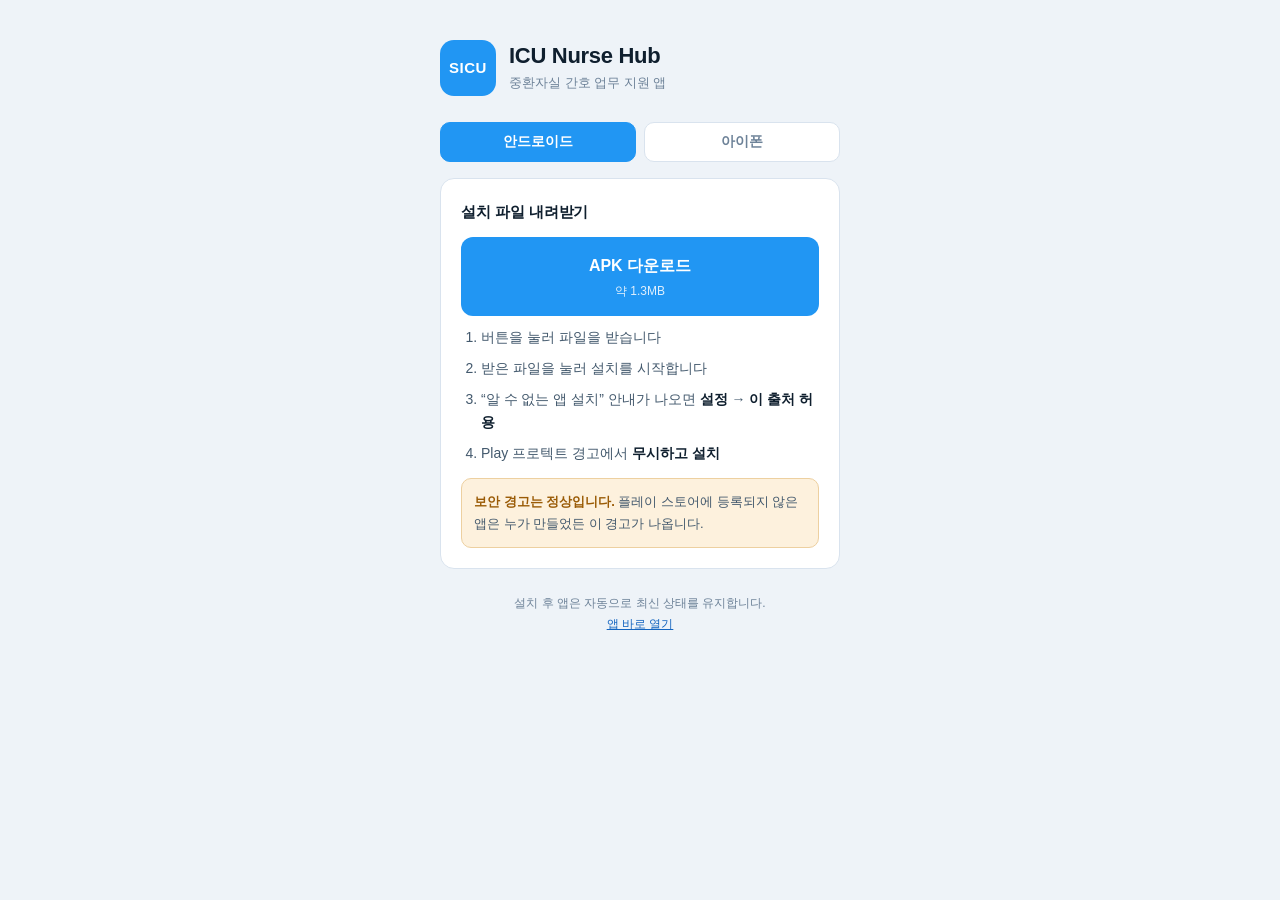
<file: app/index.html>
<!DOCTYPE html>
<html lang="ko">
<head>
<meta charset="UTF-8">
<meta name="viewport" content="width=device-width, initial-scale=1.0">
<meta name="theme-color" content="#2196F3">
<title>ICU Nurse Hub 설치</title>
<link rel="apple-touch-icon" sizes="180x180" href="../apple-touch-icon.png">
<link rel="icon" type="image/png" sizes="192x192" href="../icon-192.png">
<style>
  :root {
    --blue:#2196F3; --blue-dk:#1565C0; --blue-wash:#e3f1fd;
    --ink:#0f1f2e; --ink-mid:#43596d; --ink-soft:#6d8298;
    --ground:#eef3f8; --surface:#fff; --line:#d9e3ee;
    --warn:#9a5b06; --warn-bg:#fdf1dd; --warn-line:#edd0a0;
  }
  @media (prefers-color-scheme: dark) {
    :root {
      --blue:#2196F3; --blue-dk:#71b9f5; --blue-wash:#122c42;
      --ink:#e8eff6; --ink-mid:#a9bccd; --ink-soft:#7d93a7;
      --ground:#0d151d; --surface:#16202b; --line:#2a3947;
      --warn:#e5b365; --warn-bg:#2d2314; --warn-line:#4d3c1d;
    }
  }
  * { box-sizing:border-box; }
  body {
    margin:0; background:var(--ground); color:var(--ink);
    font-family:'IBM Plex Sans KR',-apple-system,BlinkMacSystemFont,'Segoe UI','Malgun Gothic',sans-serif;
    line-height:1.7; -webkit-font-smoothing:antialiased;
  }
  .wrap { max-width:440px; margin:0 auto; padding:40px 20px 60px; }

  .head { display:flex; align-items:center; gap:13px; margin-bottom:26px; }
  .logo {
    width:56px; height:56px; border-radius:14px; flex-shrink:0;
    background:var(--blue); color:#fff; display:grid; place-items:center;
    font-size:15px; font-weight:800; letter-spacing:.5px;
  }
  h1 { font-size:22px; margin:0; line-height:1.3; letter-spacing:-.3px; }
  .sub { font-size:13px; color:var(--ink-soft); margin:2px 0 0; }

  .card {
    background:var(--surface); border:1px solid var(--line);
    border-radius:14px; padding:20px; margin-bottom:16px;
  }
  h2 { font-size:15px; margin:0 0 12px; letter-spacing:-.1px; }

  .btn {
    display:block; text-align:center; text-decoration:none;
    background:var(--blue); color:#fff; font-weight:700; font-size:16px;
    padding:15px; border-radius:12px; margin-bottom:10px;
  }
  .btn:active { background:var(--blue-dk); }
  .btn .sz { display:block; font-size:12px; font-weight:400; opacity:.85; margin-top:2px; }

  .url {
    display:block; background:var(--blue-wash); color:var(--blue-dk);
    border-radius:10px; padding:12px; text-align:center;
    font-family:ui-monospace,Menlo,Consolas,monospace; font-size:13px;
    text-decoration:none; word-break:break-all;
  }

  ol { margin:0; padding-left:20px; }
  li { font-size:14px; color:var(--ink-mid); margin-bottom:7px; }
  li b { color:var(--ink); }

  .warn {
    background:var(--warn-bg); border:1px solid var(--warn-line);
    border-radius:10px; padding:12px; font-size:13px;
    color:var(--ink-mid); margin-top:12px;
  }
  .warn b { color:var(--warn); }

  .tabs { display:flex; gap:8px; margin-bottom:16px; }
  .tab {
    flex:1; text-align:center; padding:10px; border-radius:10px;
    border:1px solid var(--line); background:var(--surface);
    font-size:14px; font-weight:600; color:var(--ink-soft);
    cursor:pointer; font-family:inherit;
  }
  .tab[aria-selected="true"] { background:var(--blue); color:#fff; border-color:var(--blue); }

  footer { text-align:center; font-size:12px; color:var(--ink-soft); margin-top:24px; }
  footer a { color:var(--blue-dk); }
</style>
</head>
<body>
<div class="wrap">

  <div class="head">
    <div class="logo">SICU</div>
    <div>
      <h1>ICU Nurse Hub</h1>
      <p class="sub">중환자실 간호 업무 지원 앱</p>
    </div>
  </div>

  <div class="tabs">
    <button class="tab" id="tab-a" aria-selected="true" onclick="pick('a')">안드로이드</button>
    <button class="tab" id="tab-i" aria-selected="false" onclick="pick('i')">아이폰</button>
  </div>

  <!-- 안드로이드 -->
  <div id="panel-a">
    <div class="card">
      <h2>설치 파일 내려받기</h2>
      <a class="btn" href="icu-nurse-hub.apk" download>
        APK 다운로드
        <span class="sz">약 1.3MB</span>
      </a>
      <ol>
        <li>버튼을 눌러 파일을 받습니다</li>
        <li>받은 파일을 눌러 설치를 시작합니다</li>
        <li>&ldquo;알 수 없는 앱 설치&rdquo; 안내가 나오면 <b>설정</b> → <b>이 출처 허용</b></li>
        <li>Play 프로텍트 경고에서 <b>무시하고 설치</b></li>
      </ol>
      <div class="warn">
        <b>보안 경고는 정상입니다.</b> 플레이 스토어에 등록되지 않은 앱은
        누가 만들었든 이 경고가 나옵니다.
      </div>
    </div>
  </div>

  <!-- 아이폰 -->
  <div id="panel-i" hidden>
    <div class="card">
      <h2>홈 화면에 추가</h2>
      <p style="font-size:14px;color:var(--ink-mid);margin:0 0 12px;">
        아이폰은 설치 파일이 없습니다. 아래 주소를 <b>Safari</b>로 열어 홈 화면에 추가하세요.
      </p>
      <a class="url" href="../">https://ddacbae.github.io/icunursehub/</a>
      <ol style="margin-top:14px;">
        <li><b>Safari</b>로 위 주소를 엽니다</li>
        <li>아래 가운데 <b>공유 버튼</b>(⬆️)을 누릅니다</li>
        <li>목록을 내려 <b>홈 화면에 추가</b>를 누릅니다</li>
        <li>오른쪽 위 <b>추가</b>를 누르면 끝입니다</li>
      </ol>
      <div class="warn">
        <b>반드시 Safari여야 합니다.</b> 카카오톡이나 크롬으로 열면
        &ldquo;홈 화면에 추가&rdquo;가 나오지 않습니다.
      </div>
    </div>
  </div>

  <footer>
    설치 후 앱은 자동으로 최신 상태를 유지합니다.<br>
    <a href="../">앱 바로 열기</a>
  </footer>

</div>

<script>
  function pick(k) {
    var isA = k === 'a';
    document.getElementById('panel-a').hidden = !isA;
    document.getElementById('panel-i').hidden = isA;
    document.getElementById('tab-a').setAttribute('aria-selected', isA);
    document.getElementById('tab-i').setAttribute('aria-selected', !isA);
  }
  // 아이폰·아이패드로 들어오면 아이폰 안내를 먼저 보여줍니다
  if (/iPhone|iPad|iPod/.test(navigator.userAgent)) pick('i');
</script>
</body>
</html>
</file>
<file: style.css>
/* ===== RESET & BASE ===== */
@import url('https://fonts.googleapis.com/css2?family=Inter:wght@400;500;600;700;800&family=Noto+Sans+KR:wght@400;500;600;700;800&display=swap');

*, *::before, *::after { box-sizing: border-box; margin: 0; padding: 0; }

:root {
  /* Primary palette */
  --primary: #1d4ed8;
  --primary-hover: #1e40af;
  --primary-light: #eff6ff;
  --primary-mid: #bfdbfe;

  /* Semantic colors */
  --red: #dc2626;
  --red-light: #fef2f2;
  --red-mid: #fecaca;
  --green: #059669;
  --green-light: #ecfdf5;
  --green-mid: #a7f3d0;
  --orange: #d97706;
  --orange-light: #fffbeb;
  --orange-mid: #fde68a;
  --teal: #0891b2;
  --teal-light: #ecfeff;
  --purple: #7c3aed;
  --purple-light: #f5f3ff;
  --purple-mid: #ddd6fe;

  /* Neutrals */
  --gray-50: #f8fafc;
  --gray-100: #f1f5f9;
  --gray-200: #e2e8f0;
  --gray-300: #cbd5e1;
  --gray-400: #94a3b8;
  --gray-500: #64748b;
  --gray-600: #475569;
  --gray-700: #334155;
  --gray-800: #1e293b;
  --gray-900: #0f172a;

  /* Legacy aliases */
  --gray: #64748b;
  --gray-light: #f8fafc;
  --border: #e2e8f0;
  --text: #0f172a;
  --text-sub: #64748b;
  --white: #ffffff;

  /* Shadows */
  --shadow-xs: 0 1px 2px rgba(15,23,42,0.06);
  --shadow: 0 1px 3px rgba(15,23,42,0.08), 0 1px 2px rgba(15,23,42,0.04);
  --shadow-md: 0 4px 12px rgba(15,23,42,0.10), 0 2px 4px rgba(15,23,42,0.06);
  --shadow-lg: 0 10px 24px rgba(15,23,42,0.12), 0 4px 8px rgba(15,23,42,0.06);

  /* Radius */
  --radius: 14px;
  --radius-sm: 10px;
  --radius-xs: 6px;

}

:root { --status-bar-height: 0px; }
body {
  padding-top: max(env(safe-area-inset-top), var(--status-bar-height));
}

html, body {
  font-family: 'Inter', 'Noto Sans KR', -apple-system, BlinkMacSystemFont, sans-serif;
  background: var(--gray-100);
  color: var(--text);
  height: 100%;
  overflow: hidden;
  -webkit-font-smoothing: antialiased;
}

/* ===== SCREEN ===== */
.screen {
  display: none;
  position: fixed;
  inset: 0;
  max-width: 430px;
  margin: 0 auto;
  background: var(--gray-50);
  flex-direction: column;
  overflow: hidden;
}
.screen.active { display: flex; }

/* ===== STATUS BAR ===== */
.status-bar {
  background: linear-gradient(135deg, #1e3a8a 0%, #1d4ed8 100%);
  color: rgba(255,255,255,0.9);
  font-size: 11px;
  font-weight: 600;
  padding: 5px 16px;
  text-align: right;
  letter-spacing: 0.3px;
}

/* ===== HEADERS ===== */
.app-header {
  background: linear-gradient(135deg, #1e3a8a 0%, #1d4ed8 60%, #2563eb 100%);
  color: white;
  display: flex;
  align-items: center;
  justify-content: space-between;
  padding: 14px 18px 18px;
  position: relative;
}
.app-header::after {
  content: '';
  position: absolute;
  bottom: 0; left: 0; right: 0;
  height: 1px;
  background: rgba(255,255,255,0.12);
}
.app-logo { display: flex; align-items: center; gap: 12px; }
.logo-icon {
  font-size: 30px;
  background: rgba(255,255,255,0.15);
  width: 50px; height: 50px;
  border-radius: 14px;
  display: flex; align-items: center; justify-content: center;
  backdrop-filter: blur(4px);
}
.app-title { font-size: 19px; font-weight: 800; letter-spacing: -0.3px; }
.app-subtitle {
  font-size: 11px;
  opacity: 0.75;
  margin-top: 2px;
  font-weight: 500;
  letter-spacing: 0.2px;
}
.notif-btn { position: relative; font-size: 22px; cursor: pointer; }
.badge {
  position: absolute; top: -4px; right: -6px;
  background: #ef4444; color: white;
  font-size: 9px; font-weight: 700;
  border-radius: 50%; width: 16px; height: 16px;
  display: flex; align-items: center; justify-content: center;
  border: 2px solid transparent;
}

.sub-header {
  background: var(--white);
  border-bottom: 1px solid var(--border);
  display: flex;
  align-items: center;
  padding: 0 16px;
  gap: 12px;
  min-height: 54px;
  box-shadow: 0 1px 0 var(--gray-200);
}
.sub-title { font-size: 17px; font-weight: 700; flex: 1; color: var(--gray-900); letter-spacing: -0.2px; }
.back-btn {
  font-size: 22px; cursor: pointer; color: var(--primary);
  font-weight: 500; padding: 4px; display: flex; align-items: center;
  transition: opacity .15s;
}
.back-btn:active { opacity: 0.6; }
.bookmark-btn { font-size: 20px; cursor: pointer; }

/* ===== SCROLL CONTENT ===== */
.scroll-content {
  flex: 1;
  overflow-y: auto;
  -webkit-overflow-scrolling: touch;
  background: var(--gray-100);
}
.scroll-content::-webkit-scrollbar { display: none; }

/* ===== BOTTOM NAV ===== */
.bottom-nav {
  display: flex;
  background: white;
  border-top: 1px solid var(--gray-200);
  padding: 6px 0 env(safe-area-inset-bottom, 6px);
  flex-shrink: 0;
  box-shadow: 0 -2px 12px rgba(15,23,42,0.06);
}
.nav-item {
  flex: 1; display: flex; flex-direction: column; align-items: center;
  gap: 3px; cursor: pointer; padding: 5px 0;
  color: var(--gray-400); transition: color .2s;
  position: relative;
}
.nav-item.active { color: var(--primary); }
.nav-item.active::before {
  content: '';
  position: absolute;
  top: 0; left: 50%; transform: translateX(-50%);
  width: 24px; height: 3px;
  background: var(--primary);
  border-radius: 0 0 3px 3px;
}
.nav-icon { font-size: 20px; line-height: 1; }
.nav-label { font-size: 10px; font-weight: 600; letter-spacing: 0.2px; }

/* ===== HOME MENU ===== */
.home-menu {
  display: flex;
  flex-direction: column;
  gap: 12px;
  padding: 20px 16px;
}
.home-menu-item {
  background: white;
  border-radius: var(--radius);
  padding: 20px 18px;
  box-shadow: var(--shadow-md);
  cursor: pointer;
  border: 1px solid var(--gray-200);
  transition: transform .15s, box-shadow .15s;
  display: flex;
  align-items: center;
  gap: 16px;
}
.home-menu-item:active { transform: scale(0.985); box-shadow: var(--shadow); }
.home-menu-icon {
  font-size: 28px;
  width: 56px; height: 56px;
  background: var(--primary-light);
  border-radius: 14px;
  display: flex; align-items: center; justify-content: center;
  flex-shrink: 0;
}
.home-menu-text { flex: 1; }
.home-menu-label { font-size: 17px; font-weight: 700; margin-bottom: 4px; color: var(--gray-900); letter-spacing: -0.2px; }
.home-menu-desc { font-size: 12px; color: var(--gray-500); line-height: 1.5; }
.home-menu-arrow {
  width: 28px; height: 28px; border-radius: 50%;
  background: var(--gray-100); color: var(--gray-400);
  display: flex; align-items: center; justify-content: center;
  font-size: 14px; flex-shrink: 0;
}

/* ===== CHECKLIST MENU ===== */
.checklist-menu {
  display: flex;
  flex-direction: column;
  gap: 10px;
  padding: 16px;
}
.checklist-menu-item {
  background: white;
  border-radius: var(--radius);
  padding: 16px;
  box-shadow: var(--shadow);
  cursor: pointer;
  border: 1px solid var(--gray-200);
  display: flex;
  align-items: center;
  gap: 14px;
  transition: transform .15s;
}
.checklist-menu-item:active { transform: scale(0.985); }
.checklist-menu-icon {
  font-size: 22px;
  width: 46px; height: 46px;
  background: var(--primary-light);
  border-radius: 12px;
  display: flex; align-items: center; justify-content: center;
  flex-shrink: 0;
}
.checklist-menu-label { font-size: 15px; font-weight: 700; margin-bottom: 3px; color: var(--gray-900); }
.checklist-menu-desc { font-size: 12px; color: var(--gray-500); line-height: 1.4; }

/* ===== PATIENT CARDS ===== */
.patient-list { padding: 0 12px 4px; }
.patient-card {
  background: white; border-radius: var(--radius);
  display: flex; align-items: center; gap: 10px;
  padding: 11px 14px; margin-bottom: 8px;
  box-shadow: var(--shadow); cursor: pointer;
  border: 1px solid var(--gray-200);
  border-left: 4px solid var(--gray-200);
}
.patient-card.urgent { border-left-color: var(--red); }
.bed-tag { font-size: 11px; font-weight: 700; color: var(--primary); min-width: 38px; }
.patient-info { flex: 1; }
.patient-name { font-size: 14px; font-weight: 600; }
.patient-diag { font-size: 12px; color: var(--gray); margin-top: 2px; }
.tag-group { display: flex; flex-direction: column; gap: 4px; }
.tag {
  font-size: 10px; font-weight: 700; padding: 2px 8px;
  border-radius: 20px; white-space: nowrap;
}
.tag-blue { background: #dbeafe; color: #1e40af; }
.tag-green { background: var(--green-light); color: var(--green); }
.tag-red { background: var(--red-light); color: var(--red); }
.tag-outline { background: transparent; border: 1px solid var(--gray-300); color: var(--gray); }

/* ===== QUICK ACTIONS ===== */
.quick-actions { display: flex; justify-content: space-around; padding: 4px 12px 12px; }
.quick-btn { display: flex; flex-direction: column; align-items: center; gap: 6px; cursor: pointer; }
.quick-icon {
  width: 52px; height: 52px; border-radius: 14px;
  display: flex; align-items: center; justify-content: center; font-size: 24px;
}
.quick-icon.red { background: var(--red-light); }
.quick-icon.blue { background: var(--primary-light); }
.quick-icon.teal { background: var(--teal-light); }
.quick-icon.green { background: var(--green-light); }
.quick-label { font-size: 11px; font-weight: 600; text-align: center; color: var(--text); }

/* ===== NOTICE ===== */
.notice-card { background: white; margin: 0 12px 12px; border-radius: var(--radius); padding: 4px 12px 12px; box-shadow: var(--shadow); border: 1px solid var(--gray-200); }
.notice-item { display: flex; align-items: center; gap: 8px; padding: 9px 0; border-bottom: 1px solid var(--border); }
.notice-item:last-child { border-bottom: none; }
.notice-item.urgent-notice .notice-text { font-weight: 600; }
.notice-tag { font-size: 10px; font-weight: 700; padding: 2px 8px; border-radius: 20px; white-space: nowrap; }
.red-tag { background: var(--red-light); color: var(--red); }
.blue-tag { background: var(--primary-light); color: var(--primary); }
.green-tag { background: var(--green-light); color: var(--green); }
.notice-text { flex: 1; font-size: 13px; }
.notice-time { font-size: 11px; color: var(--gray); }

/* ===== RECENT ===== */
.recent-items { display: flex; flex-wrap: wrap; gap: 8px; padding: 0 16px 12px; }
.recent-chip {
  background: white; border: 1px solid var(--gray-200);
  border-radius: 20px; padding: 6px 14px; font-size: 12px; cursor: pointer;
  box-shadow: var(--shadow-xs); font-weight: 500;
}

/* ===== EDUCATION GRID ===== */
.search-box {
  display: flex; align-items: center; gap: 8px;
  background: white; margin: 14px 14px 10px;
  border-radius: 12px;
  padding: 11px 16px;
  box-shadow: var(--shadow);
  border: 1.5px solid var(--gray-200);
}
.search-icon { font-size: 16px; color: var(--gray-400); }
.search-input { border: none; outline: none; flex: 1; font-size: 14px; background: transparent; color: var(--text); }
.search-input::placeholder { color: var(--gray-400); }

.edu-grid { display: grid; grid-template-columns: 1fr 1fr; gap: 10px; padding: 4px 14px 12px; }
.edu-card {
  position: relative;                /* 즐겨찾기 별 버튼 기준점 */
  background: white; border-radius: var(--radius);
  padding: 16px 14px; cursor: pointer;
  box-shadow: var(--shadow);
  border: 1px solid var(--gray-200);
  transition: transform .15s;
}
.edu-card:active { transform: scale(0.97); }
/* 카드 우측 상단 즐겨찾기 버튼 — 카드 열기와 겹치지 않게 넓은 터치 영역 확보 */
.edu-bm-btn {
  position: absolute; top: 2px; right: 2px;
  padding: 6px 8px; font-size: 15px; line-height: 1;
  cursor: pointer; user-select: none;
  opacity: 0.35; transition: opacity .15s, transform .15s;
}
.edu-bm-btn:active { transform: scale(1.25); }
.edu-bm-btn.bm-active { opacity: 1; }
.edu-card.urgent-card { border: 1.5px solid var(--red); }
.edu-card-icon {
  width: 44px; height: 44px; border-radius: 12px;
  display: flex; align-items: center; justify-content: center;
  font-size: 22px; margin-bottom: 10px;
}
.edu-card-icon.purple { background: var(--purple-light); }
.edu-card-icon.orange { background: var(--orange-light); }
.edu-card-icon.blue { background: var(--primary-light); }
.edu-card-icon.red { background: var(--red-light); }
.edu-card-icon.teal { background: var(--teal-light); }
.edu-card-icon.red-bg { background: var(--red); }
.edu-card-label { font-size: 13px; font-weight: 700; line-height: 1.4; color: var(--gray-800); }
.edu-card-sub { font-size: 11px; color: var(--gray-400); margin-top: 4px; font-weight: 500; }

/* ===== RECENT LIST ===== */
.recent-list { background: white; margin: 0 14px 12px; border-radius: var(--radius); overflow: hidden; box-shadow: var(--shadow); border: 1px solid var(--gray-200); }
.recent-list-item { display: flex; align-items: center; gap: 10px; padding: 13px 15px; border-bottom: 1px solid var(--border); cursor: pointer; }
.recent-list-item:last-child { border-bottom: none; }
.recent-list-icon { font-size: 18px; }
.recent-list-text { flex: 1; font-size: 14px; font-weight: 500; }
.chevron { color: var(--gray-300); font-size: 16px; }
/* 목록형 메뉴(라운딩 등) 안의 즐겨찾기 버튼 — 항목 열기와 겹치지 않게 터치 영역 확보 */
.work-bm-btn {
  padding: 6px 8px; margin: -6px -2px -6px 0;
  font-size: 16px; line-height: 1; flex-shrink: 0;
  cursor: pointer; user-select: none;
  opacity: 0.35; transition: opacity .15s, transform .15s;
}
.work-bm-btn:active { transform: scale(1.25); }
.work-bm-btn.bm-active { opacity: 1; }

/* ===== CHECKLIST PREVIEW ===== */
.checklist-preview { display: flex; flex-direction: column; gap: 6px; padding: 0 12px 12px; }
.checklist-item-preview {
  background: white; padding: 12px 14px; border-radius: 10px;
  font-size: 13px; box-shadow: var(--shadow); cursor: pointer;
  border: 1px solid var(--gray-200);
}

/* ===== WORK MENU ===== */
.work-menu-list {
  background: white; margin: 14px; border-radius: var(--radius);
  overflow: hidden; box-shadow: var(--shadow-md);
  border: 1px solid var(--gray-200);
}
.work-menu-item { display: flex; align-items: center; gap: 14px; padding: 15px 16px; border-bottom: 1px solid var(--border); cursor: pointer; transition: background .1s; }
.work-menu-item:last-child { border-bottom: none; }
.work-menu-item:active { background: var(--gray-50); }
.work-menu-icon {
  width: 42px; height: 42px; border-radius: 12px;
  display: flex; align-items: center; justify-content: center; font-size: 20px;
  flex-shrink: 0;
}
.work-menu-icon.green { background: var(--green-light); }
.work-menu-icon.blue { background: var(--primary-light); }
.work-menu-icon.red { background: var(--red-light); }
.work-menu-icon.orange { background: var(--orange-light); }
.work-menu-icon.purple { background: var(--purple-light); }
.work-menu-icon.teal { background: var(--teal-light); }
.work-menu-content { flex: 1; }
.work-menu-title { font-size: 15px; font-weight: 600; color: var(--gray-800); }
.work-menu-desc { font-size: 12px; color: var(--gray-400); margin-top: 2px; font-weight: 400; }

/* ===== ASSIGN / PATIENT LIST ===== */
.assign-summary { display: flex; justify-content: space-around; padding: 12px; gap: 8px; }
.assign-stat { flex: 1; border-radius: var(--radius-sm); padding: 12px 8px; text-align: center; color: white; }
.assign-stat.red { background: var(--red); }
.assign-stat.blue { background: var(--primary); }
.assign-stat.green { background: var(--green); }
.assign-stat.gray { background: var(--gray); }
.assign-stat-num { font-size: 22px; font-weight: 700; }
.assign-stat-label { font-size: 11px; opacity: 0.9; }

.tab-row { display: flex; gap: 6px; padding: 12px 14px 6px; }
.tab-pill {
  padding: 7px 16px; border-radius: 20px; font-size: 13px; font-weight: 600;
  cursor: pointer; background: white; border: 1.5px solid var(--gray-200); color: var(--gray-500);
  transition: all .15s;
}
.tab-pill.active { background: var(--primary); color: white; border-color: var(--primary); }
.filter-row { display: flex; gap: 6px; padding: 4px 14px 10px; overflow-x: auto; }
.filter-chip {
  padding: 5px 14px; border-radius: 20px; font-size: 12px; font-weight: 600;
  cursor: pointer; background: white; border: 1.5px solid var(--gray-200); color: var(--gray-500); white-space: nowrap;
}
.filter-chip.active { background: var(--primary-light); color: var(--primary); border-color: var(--primary-mid); }

.patient-card-full {
  background: white; border-radius: var(--radius);
  display: flex; align-items: center; gap: 12px;
  padding: 13px 15px; margin-bottom: 8px;
  box-shadow: var(--shadow); cursor: pointer;
  border: 1px solid var(--gray-200);
  border-left: 4px solid var(--gray-200);
  transition: box-shadow .15s;
}
.patient-card-full.urgent { border-left-color: var(--red); }
.pcf-bed { font-size: 12px; font-weight: 700; color: var(--primary); min-width: 42px; }
.pcf-info { flex: 1; }
.pcf-name { font-size: 14px; font-weight: 600; color: var(--gray-800); }
.pcf-tags { display: flex; align-items: center; gap: 6px; margin-top: 3px; }
.pcf-drug { font-size: 11px; color: var(--gray-400); font-weight: 500; }
.pcf-map { font-size: 12px; font-weight: 600; color: var(--gray-500); }
.pcf-status-ok { font-size: 12px; font-weight: 600; color: var(--green); }
.pcf-caution { font-size: 12px; font-weight: 700; color: var(--red); }

.view-toggle { display: flex; justify-content: center; gap: 8px; padding: 8px; }
.view-btn { padding: 7px 24px; border-radius: 20px; border: 1.5px solid var(--gray-200); background: white; font-size: 13px; cursor: pointer; font-weight: 600; color: var(--gray-500); }
.view-btn.active { background: var(--primary); color: white; border-color: var(--primary); }

/* ===== PATIENT DETAIL ===== */
.patient-header-card {
  background: linear-gradient(135deg, #1e3a8a 0%, #1d4ed8 100%);
  color: white;
  padding: 16px 18px;
  display: flex; flex-direction: column; gap: 6px;
}
.bed-label-big {
  font-size: 11px; background: rgba(255,255,255,0.2); display: inline-block;
  padding: 2px 10px; border-radius: 20px; width: fit-content; font-weight: 600; letter-spacing: 0.3px;
}
.patient-name-big { font-size: 21px; font-weight: 700; letter-spacing: -0.3px; }
.patient-tags-big { display: flex; gap: 6px; }
.detail-tabs {
  display: flex; background: white; border-bottom: 2px solid var(--gray-200);
}
.dtab {
  flex: 1; text-align: center; padding: 12px 0; font-size: 13px; font-weight: 600;
  color: var(--gray-400); cursor: pointer; border-bottom: 2px solid transparent; margin-bottom: -2px;
}
.dtab.active { color: var(--primary); border-bottom-color: var(--primary); }
.detail-content { padding: 12px; background: var(--gray-100); }
.vitals-grid { display: grid; grid-template-columns: 1fr 1fr; gap: 8px; margin-bottom: 10px; }
.vital-box {
  background: white; border-radius: var(--radius-sm); padding: 12px 14px;
  box-shadow: var(--shadow); border: 1px solid var(--gray-200);
}
.vital-key { font-size: 11px; color: var(--gray-400); font-weight: 600; text-transform: uppercase; letter-spacing: 0.4px; }
.vital-val { font-size: 19px; font-weight: 700; margin-top: 2px; }
.vital-sub { font-size: 14px; }
.red-text { color: var(--red); }
.vent-settings { display: flex; gap: 6px; flex-wrap: wrap; margin-bottom: 10px; }
.vent-tag {
  background: var(--primary-light); color: var(--primary);
  font-size: 12px; font-weight: 600; padding: 4px 10px; border-radius: 8px;
  border: 1px solid var(--primary-mid);
}
.info-section {
  background: white; border-radius: var(--radius-sm); padding: 13px 14px;
  margin-bottom: 8px; box-shadow: var(--shadow); border: 1px solid var(--gray-200);
}
.info-label { font-size: 11px; color: var(--gray-400); margin-bottom: 5px; font-weight: 600; text-transform: uppercase; letter-spacing: 0.4px; }
.info-value { font-size: 14px; font-weight: 600; color: var(--gray-800); }
.device-list, .drug-list { display: flex; flex-direction: column; gap: 5px; margin-top: 5px; }
.device-item { font-size: 13px; font-weight: 500; }
.drug-item { font-size: 13px; font-weight: 500; }
.red-drug { color: var(--red); font-weight: 600; }
.action-row { display: flex; gap: 10px; padding: 12px 14px; }

.drug-detail-card {
  background: white; border-radius: var(--radius); padding: 16px 15px;
  margin-bottom: 10px; box-shadow: var(--shadow); border: 1px solid var(--gray-200);
}
.drug-detail-name { font-size: 16px; font-weight: 700; color: var(--gray-900); }
.drug-detail-dose { font-size: 14px; color: var(--red); font-weight: 600; margin: 4px 0; }
.drug-detail-info { font-size: 12px; color: var(--gray-400); }

.lab-card {
  background: white; border-radius: var(--radius); padding: 4px 14px;
  box-shadow: var(--shadow); border: 1px solid var(--gray-200);
}
.lab-row { display: flex; align-items: center; gap: 8px; padding: 10px 0; border-bottom: 1px solid var(--border); }
.lab-row:last-child { border-bottom: none; }
.lab-key { font-size: 13px; font-weight: 600; min-width: 70px; color: var(--gray-700); }
.lab-val { font-size: 15px; font-weight: 700; flex: 1; }
.lab-val.high { color: var(--red); }
.lab-val.low { color: var(--orange); }
.lab-unit { font-size: 11px; color: var(--gray-400); font-weight: 500; }

.memo-textarea {
  width: 100%; min-height: 120px;
  border: 1.5px solid var(--gray-200);
  border-radius: var(--radius-sm); padding: 12px; font-size: 13px;
  resize: vertical; font-family: inherit; outline: none; background: white; color: var(--text);
}
.memo-textarea:focus { border-color: var(--primary); }

/* ===== PROTOCOL LIST ===== */
.protocol-list {
  background: white; margin: 14px; border-radius: var(--radius);
  overflow: hidden; box-shadow: var(--shadow-md); border: 1px solid var(--gray-200);
}
.protocol-item { display: flex; align-items: center; gap: 14px; padding: 15px 16px; border-bottom: 1px solid var(--border); cursor: pointer; transition: background .1s; }
.protocol-item:last-child { border-bottom: none; }
.protocol-item:active { background: var(--gray-50); }
.protocol-item.red-proto { border-left: 4px solid var(--red); }
.proto-icon { font-size: 24px; }
.proto-info { flex: 1; }
.proto-title { font-size: 14px; font-weight: 600; color: var(--gray-800); }
.proto-desc { font-size: 12px; color: var(--gray-400); margin-top: 2px; }

/* ===== CODE BLUE ===== */
.emergency-banner {
  background: linear-gradient(135deg, #b91c1c 0%, #dc2626 100%);
  color: white;
  text-align: center; font-size: 16px; font-weight: 800;
  padding: 14px; margin: 14px 14px 10px;
  border-radius: var(--radius);
  animation: pulse 1.5s infinite;
  letter-spacing: 0.5px;
  box-shadow: 0 4px 12px rgba(220,38,38,0.4);
}
@keyframes pulse { 0%,100% { opacity:1; } 50% { opacity:0.85; } }
.adult-child-tab {
  display: flex; margin: 0 14px 12px;
  background: var(--gray-200); border-radius: 12px; padding: 3px;
}
.ac-tab { flex: 1; padding: 9px; text-align: center; border-radius: 10px; font-size: 14px; font-weight: 600; cursor: pointer; border: none; background: transparent; color: var(--gray-500); transition: all .15s; }
.ac-tab.active { background: white; color: var(--primary); box-shadow: var(--shadow); }
.step-list { padding: 0 14px; display: flex; flex-direction: column; gap: 8px; }
.step-item { display: flex; gap: 12px; align-items: flex-start; }
.step-num {
  width: 30px; height: 30px;
  background: linear-gradient(135deg, #1e40af, #1d4ed8);
  color: white;
  border-radius: 50%; display: flex; align-items: center; justify-content: center;
  font-size: 13px; font-weight: 700; flex-shrink: 0;
  box-shadow: 0 2px 6px rgba(29,78,216,0.3);
}
.step-content {
  background: white; border-radius: var(--radius-sm); padding: 12px 14px;
  flex: 1; box-shadow: var(--shadow); border: 1px solid var(--gray-200);
}
.step-title { font-size: 14px; font-weight: 600; color: var(--gray-800); }
.step-desc { font-size: 12px; color: var(--gray-400); margin-top: 3px; }
.timer-btn {
  display: block; width: calc(100% - 28px); margin: 10px 14px 12px;
  background: linear-gradient(135deg, #b91c1c, #dc2626);
  color: white; font-size: 16px; font-weight: 700;
  padding: 15px; border: none; border-radius: var(--radius); cursor: pointer;
  box-shadow: 0 4px 12px rgba(220,38,38,0.3);
  letter-spacing: 0.3px;
}
.equipment-check {
  background: white; margin: 0 14px 14px; border-radius: var(--radius);
  padding: 14px 16px; box-shadow: var(--shadow); border: 1px solid var(--gray-200);
}
.equip-title { font-size: 13px; font-weight: 700; margin-bottom: 10px; color: var(--gray-700); text-transform: uppercase; letter-spacing: 0.4px; }
.equip-item { font-size: 13px; padding: 5px 0; font-weight: 500; }
.check-icon { color: var(--green); font-weight: 700; margin-right: 8px; }

/* ===== VENTILATOR ===== */
.vent-tab-row { display: flex; background: white; border-bottom: 2px solid var(--gray-200); }
.vent-tab { flex: 1; padding: 13px; text-align: center; font-size: 13px; font-weight: 600; cursor: pointer; border: none; background: transparent; color: var(--gray-400); border-bottom: 2px solid transparent; margin-bottom: -2px; }
.vent-tab.active { color: var(--primary); border-bottom-color: var(--primary); }
.vent-content { padding: 12px; }
.alarm-card {
  background: white; border-radius: var(--radius); padding: 16px 15px;
  margin-bottom: 10px; box-shadow: var(--shadow-md); border: 1px solid var(--gray-200);
}
.alarm-title { font-size: 15px; font-weight: 700; margin-bottom: 12px; color: var(--gray-800); }
.alarm-section { margin-bottom: 12px; }
.alarm-section-title { font-size: 11px; font-weight: 700; color: var(--gray-400); margin-bottom: 8px; text-transform: uppercase; letter-spacing: 0.6px; }
.alarm-list { padding-left: 16px; }
.alarm-list li { font-size: 13px; margin-bottom: 4px; color: var(--gray-700); }
.check-steps { display: flex; flex-direction: column; gap: 6px; }
.check-step { display: flex; align-items: center; gap: 8px; font-size: 13px; color: var(--gray-700); }
.step-badge {
  background: var(--primary); color: white; font-size: 10px; font-weight: 700;
  padding: 2px 7px; border-radius: 6px; min-width: 26px; text-align: center;
}
.alarm-resolve {
  background: var(--green-light); color: var(--green);
  border: 1px solid var(--green-mid);
  text-align: center; padding: 9px; border-radius: 10px;
  font-weight: 600; font-size: 13px; margin: 10px 0; cursor: pointer;
}
.alarm-persist {
  background: var(--orange-light); padding: 12px; border-radius: 10px;
  font-size: 13px; border: 1px solid var(--orange-mid);
}
.persist-title { font-weight: 700; color: var(--orange); margin-bottom: 6px; }
.related-modes { font-size: 12px; color: var(--primary); margin-top: 10px; cursor: pointer; font-weight: 500; }
.mode-card {
  background: white; border-radius: var(--radius); padding: 16px 15px;
  margin-bottom: 10px; box-shadow: var(--shadow); border: 1px solid var(--gray-200);
}
.mode-title { font-size: 15px; font-weight: 700; margin-bottom: 6px; color: var(--gray-800); }
.mode-desc { font-size: 13px; color: var(--gray-700); margin-bottom: 4px; }
.mode-settings { font-size: 12px; color: var(--gray-400); font-weight: 500; }
.weaning-step {
  display: flex; gap: 14px; background: white; border-radius: var(--radius);
  padding: 15px; margin-bottom: 10px; box-shadow: var(--shadow); border: 1px solid var(--gray-200);
}
.weaning-num {
  background: linear-gradient(135deg, #1e40af, #1d4ed8);
  color: white; font-size: 11px; font-weight: 700;
  padding: 5px 10px; border-radius: 8px; height: fit-content;
  white-space: nowrap;
}
.weaning-title { font-size: 14px; font-weight: 700; margin-bottom: 4px; color: var(--gray-800); }
.weaning-desc { font-size: 12px; color: var(--gray-500); line-height: 1.5; }

/* ===== DRUG CALCULATOR ===== */
.drug-select-tabs { display: flex; overflow-x: auto; gap: 6px; padding: 12px 12px 4px; }
.drug-tab { padding: 8px 16px; border-radius: 20px; font-size: 13px; font-weight: 600; cursor: pointer; background: white; border: 1.5px solid var(--gray-200); color: var(--gray-500); white-space: nowrap; flex-shrink: 0; }
.drug-tab.active { background: var(--primary); color: white; border-color: var(--primary); }
.calc-card {
  background: white; margin: 10px 14px; border-radius: var(--radius);
  padding: 18px 16px; box-shadow: var(--shadow-md); border: 1px solid var(--gray-200);
}
.calc-section { margin-bottom: 18px; }
.calc-label { font-size: 11px; font-weight: 700; color: var(--gray-400); margin-bottom: 10px; text-transform: uppercase; letter-spacing: 0.6px; }
.conc-options { display: flex; gap: 6px; flex-wrap: wrap; }
.conc-btn {
  padding: 8px 14px; border-radius: 8px; font-size: 12px; font-weight: 600;
  cursor: pointer; background: var(--gray-100); border: 1.5px solid var(--gray-200); color: var(--gray-500);
  transition: all .15s;
}
.conc-btn.active { background: var(--primary-light); color: var(--primary); border-color: var(--primary-mid); }
.dose-input-row { display: flex; align-items: center; gap: 10px; }
.dose-adj {
  width: 38px; height: 38px; border-radius: 50%;
  border: 2px solid var(--primary); color: var(--primary);
  font-size: 18px; cursor: pointer; background: var(--primary-light);
  display: flex; align-items: center; justify-content: center; font-weight: 700;
  transition: all .15s;
}
.dose-adj:active { background: var(--primary); color: white; }
.dose-display { flex: 1; }
.dose-input { width: 100%; text-align: center; font-size: 24px; font-weight: 700; border: none; outline: none; color: var(--gray-900); }
.dose-unit { font-size: 12px; color: var(--gray-400); white-space: nowrap; font-weight: 500; }
.weight-input-row { display: flex; align-items: center; gap: 8px; }
.weight-input {
  width: 80px; text-align: center; font-size: 20px; font-weight: 700;
  border: 1.5px solid var(--gray-200); border-radius: 10px; padding: 7px; outline: none;
  color: var(--gray-900);
}
.weight-input:focus { border-color: var(--primary); }
.calc-result {
  background: linear-gradient(135deg, #1e3a8a 0%, #1d4ed8 100%);
  color: white;
  border-radius: var(--radius); padding: 18px; text-align: center; margin-bottom: 14px;
  box-shadow: 0 4px 12px rgba(29,78,216,0.3);
}
.result-label { font-size: 12px; opacity: 0.8; margin-bottom: 4px; font-weight: 500; letter-spacing: 0.3px; }
.result-value { font-size: 44px; font-weight: 800; line-height: 1; letter-spacing: -1px; }
.result-unit { font-size: 16px; margin-top: 4px; opacity: 0.9; }
.result-daily { font-size: 13px; opacity: 0.8; margin-top: 8px; }
.calc-formula {
  background: var(--gray-100); border-radius: 10px; padding: 12px 14px; margin-bottom: 14px;
  border: 1px solid var(--gray-200);
}
.formula-text { font-size: 11px; color: var(--gray-400); margin-bottom: 4px; font-weight: 600; text-transform: uppercase; letter-spacing: 0.4px; }
.formula-detail { font-size: 13px; font-weight: 600; color: var(--gray-700); }
.warning-box {
  background: var(--red-light); color: var(--red); font-size: 13px; font-weight: 600;
  padding: 11px 14px; border-radius: 10px; border: 1px solid var(--red-mid);
}

/* ===== CHECKLIST ===== */
.checklist-header {
  background: white; padding: 14px 16px;
  border-bottom: 1px solid var(--gray-200);
}
.cl-bed { font-size: 15px; font-weight: 700; margin-bottom: 8px; }
.progress-bar { background: var(--gray-200); border-radius: 10px; height: 8px; flex: 1; overflow: hidden; }
.progress-fill { background: linear-gradient(90deg, var(--green), #10b981); height: 100%; border-radius: 10px; transition: width 0.3s; }
.cl-progress { display: flex; align-items: center; gap: 10px; }
.progress-label { font-size: 13px; font-weight: 700; color: var(--green); min-width: 40px; }
.checklist-group {
  background: white; margin: 8px 14px 0; border-radius: var(--radius);
  overflow: hidden; box-shadow: var(--shadow); border: 1px solid var(--gray-200);
}
.cl-group-title { font-size: 12px; font-weight: 700; padding: 10px 15px; letter-spacing: 0.4px; text-transform: uppercase; }
.green-group { background: var(--green-light); color: var(--green); }
.blue-group { background: var(--primary-light); color: var(--primary); }
.orange-group { background: var(--orange-light); color: var(--orange); }
.cl-item { display: flex; align-items: center; gap: 12px; padding: 12px 15px; border-top: 1px solid var(--border); font-size: 14px; cursor: pointer; }
.cl-item input[type=checkbox] { width: 18px; height: 18px; cursor: pointer; accent-color: var(--primary); }
.cl-item.checked { color: var(--gray-400); }
.cl-action-row { display: flex; gap: 10px; padding: 16px 14px; }

/* ===== ABGA ===== */
.abga-tabs { display: flex; background: white; border-bottom: 2px solid var(--gray-200); }
.abga-tab { flex: 1; padding: 13px; text-align: center; font-size: 13px; font-weight: 600; cursor: pointer; border: none; background: transparent; color: var(--gray-400); border-bottom: 2px solid transparent; margin-bottom: -2px; }
.abga-tab.active { color: var(--primary); border-bottom-color: var(--primary); }
.abga-card {
  background: white; margin: 14px; border-radius: var(--radius);
  padding: 16px 15px; box-shadow: var(--shadow-md); border: 1px solid var(--gray-200);
}
.abga-input-grid { display: grid; grid-template-columns: 1fr 1fr; gap: 12px; margin-bottom: 16px; }
.abga-field { display: flex; flex-direction: column; gap: 4px; }
.abga-field label { font-size: 11px; font-weight: 700; color: var(--gray-400); text-transform: uppercase; letter-spacing: 0.4px; }
.abga-input {
  border: 1.5px solid var(--gray-200); border-radius: 10px;
  padding: 9px 10px; font-size: 17px; font-weight: 700; width: 100%; outline: none;
  color: var(--gray-900); transition: border-color .15s;
}
.abga-input:focus { border-color: var(--primary); box-shadow: 0 0 0 3px rgba(29,78,216,0.08); }
.ref-range { font-size: 10px; color: var(--gray-400); font-weight: 500; }
.abga-result { background: var(--red-light); border-radius: 10px; padding: 14px; border: 1px solid var(--red-mid); }
.result-tag { display: inline-block; font-size: 13px; font-weight: 700; padding: 3px 12px; border-radius: 20px; margin-bottom: 8px; }
.result-detail { font-size: 13px; margin-top: 4px; color: var(--gray-700); font-weight: 500; }

/* ===== HANDOVER ===== */
.sbar-card {
  background: white; margin: 14px; border-radius: var(--radius);
  padding: 16px 15px; box-shadow: var(--shadow-md); border: 1px solid var(--gray-200);
}
.sbar-section { margin-bottom: 14px; }
.sbar-label { font-size: 11px; font-weight: 700; margin-bottom: 7px; text-transform: uppercase; letter-spacing: 0.5px; }
.s-label { color: var(--red); }
.b-label { color: var(--orange); }
.a-label { color: var(--primary); }
.r-label { color: var(--green); }
.sbar-input {
  width: 100%; min-height: 72px; border: 1.5px solid var(--gray-200);
  border-radius: 10px; padding: 10px 12px; font-size: 13px; resize: vertical;
  font-family: inherit; outline: none; color: var(--text); line-height: 1.6;
  transition: border-color .15s;
}
.sbar-input:focus { border-color: var(--primary); box-shadow: 0 0 0 3px rgba(29,78,216,0.08); }
.sbar-actions { display: flex; gap: 8px; }

/* ===== MEMO/BOOKMARK ===== */
.memo-tabs { display: flex; background: white; border-bottom: 2px solid var(--gray-200); }
.memo-tab { flex: 1; padding: 13px; text-align: center; font-size: 13px; font-weight: 600; cursor: pointer; border: none; background: transparent; color: var(--gray-400); border-bottom: 2px solid transparent; margin-bottom: -2px; }
.memo-tab.active { color: var(--primary); border-bottom-color: var(--primary); }
.bookmark-list {
  background: white; margin: 14px; border-radius: var(--radius);
  overflow: hidden; box-shadow: var(--shadow); border: 1px solid var(--gray-200);
}
.bookmark-item { display: flex; align-items: center; gap: 12px; padding: 14px 15px; border-bottom: 1px solid var(--border); cursor: pointer; transition: background .1s; }
.bookmark-item:last-child { border-bottom: none; }
.bookmark-item:active { background: var(--gray-50); }
.bm-icon { font-size: 22px; }
.bm-info { flex: 1; }
.bm-title { font-size: 14px; font-weight: 600; color: var(--gray-800); }
.bm-date { font-size: 11px; color: var(--gray-400); margin-top: 2px; }
.bm-star { font-size: 18px; color: var(--orange); }

/* ===== NOTICE FULL ===== */
.notice-full-list { padding: 14px; display: flex; flex-direction: column; gap: 10px; }
.notice-full-item {
  background: white; border-radius: var(--radius); padding: 15px 16px;
  box-shadow: var(--shadow); border: 1px solid var(--gray-200);
}
.notice-full-item.urgent-notice { border-left: 4px solid var(--red); }
.nfi-header { display: flex; align-items: center; gap: 8px; margin-bottom: 8px; }
.nfi-time { font-size: 11px; color: var(--gray-400); margin-left: auto; font-weight: 500; }
.nfi-title { font-size: 14px; font-weight: 700; margin-bottom: 6px; color: var(--gray-800); }
.nfi-body { font-size: 13px; color: var(--gray-500); line-height: 1.6; }

/* ===== MYPAGE ===== */
.profile-card {
  background: linear-gradient(135deg, #1e3a8a 0%, #1d4ed8 100%);
  color: white; padding: 28px 20px; text-align: center;
}
.profile-avatar {
  font-size: 52px; margin-bottom: 10px;
  width: 80px; height: 80px;
  background: rgba(255,255,255,0.15);
  border-radius: 50%; display: flex; align-items: center; justify-content: center;
  margin: 0 auto 12px;
}
.profile-name { font-size: 21px; font-weight: 700; letter-spacing: -0.3px; }
.profile-dept { font-size: 12px; opacity: 0.8; margin-top: 5px; font-weight: 500; }
.profile-grade { font-size: 12px; opacity: 0.65; margin-top: 3px; }
.mypage-menu {
  background: white; margin: 14px; border-radius: var(--radius);
  overflow: hidden; box-shadow: var(--shadow-md); border: 1px solid var(--gray-200);
}
.mypage-item { display: flex; align-items: center; gap: 14px; padding: 15px 16px; border-bottom: 1px solid var(--border); font-size: 14px; cursor: pointer; font-weight: 500; color: var(--gray-800); transition: background .1s; }
.mypage-item:last-child { border-bottom: none; }
.mypage-item:active { background: var(--gray-50); }
.mypage-item span { font-size: 20px; }

/* ===== DRUG GUIDE ===== */
.drug-category-list {
  background: white; margin: 0 14px; border-radius: var(--radius);
  overflow: hidden; box-shadow: var(--shadow); border: 1px solid var(--gray-200);
}
.drug-cat-header {
  font-size: 11px; font-weight: 700; text-transform: uppercase; letter-spacing: 0.6px;
  color: var(--gray-400); background: var(--gray-100); padding: 9px 15px;
  border-bottom: 1px solid var(--border);
}
.drug-list-item { display: flex; align-items: center; gap: 10px; padding: 13px 15px; border-bottom: 1px solid var(--border); cursor: pointer; transition: background .1s; }
.drug-list-item:last-child { border-bottom: none; }
.drug-list-item:active { background: var(--gray-50); }
.dli-name { font-size: 14px; font-weight: 600; flex: 1; color: var(--gray-800); }
.dli-info { font-size: 12px; color: var(--gray-400); font-weight: 400; }

/* ===== DRUG DETAIL PAGE ===== */
.drug-detail-page { padding: 14px; }
.dd-class-badge {
  display: inline-block; background: var(--primary-light); color: var(--primary);
  font-size: 12px; font-weight: 600; padding: 4px 14px; border-radius: 20px;
  margin-bottom: 14px; border: 1px solid var(--primary-mid);
}
.dd-section {
  background: white; border-radius: var(--radius-sm); padding: 14px 15px;
  margin-bottom: 10px; box-shadow: var(--shadow); border: 1px solid var(--gray-200);
}
.dd-title { font-size: 11px; font-weight: 700; color: var(--gray-400); margin-bottom: 10px; text-transform: uppercase; letter-spacing: 0.5px; }
.dd-list { padding-left: 16px; }
.dd-list li { font-size: 13px; margin-bottom: 5px; color: var(--gray-700); }
.dd-dose-box { display: flex; flex-direction: column; gap: 8px; }
.dd-dose-row { display: flex; justify-content: space-between; font-size: 13px; color: var(--gray-600); }
.dose-num { font-weight: 700; color: var(--gray-800); }
.dose-num.high { color: var(--red); }
.dd-list-item { font-size: 13px; padding: 5px 0; border-bottom: 1px solid var(--border); color: var(--gray-700); }
.warn-item { font-size: 13px; padding: 6px 0; border-bottom: 1px solid var(--border); color: var(--orange); font-weight: 500; }

/* ===== DISEASE / EQUIP LISTS ===== */
.dept-list, .disease-list {
  background: white; margin: 0 14px; border-radius: var(--radius);
  overflow: hidden; box-shadow: var(--shadow); border: 1px solid var(--gray-200);
}
.dept-item, .disease-item { display: flex; align-items: center; gap: 14px; padding: 14px 15px; border-bottom: 1px solid var(--border); cursor: pointer; transition: background .1s; }
.dept-item:last-child, .disease-item:last-child { border-bottom: none; }
.dept-item:active, .disease-item:active { background: var(--gray-50); }
.dept-icon { font-size: 22px; }
.dept-info, .dis-name { flex: 1; }
.dept-name, .dis-name { font-size: 14px; font-weight: 600; color: var(--gray-800); }
.dept-desc, .dis-key { font-size: 12px; color: var(--gray-400); margin-top: 2px; }
.disease-item.red-dis { border-left: 4px solid var(--red); }
.disease-item { align-items: flex-start; }
.disease-item > span:first-child { font-size: 22px; margin-top: 2px; }
.disease-item > div { flex: 1; }

.equip-grid { display: grid; grid-template-columns: repeat(4, 1fr); gap: 8px; padding: 14px; }
.equip-card {
  background: white; border-radius: var(--radius-sm); padding: 14px 8px;
  text-align: center; box-shadow: var(--shadow); cursor: pointer;
  border: 1px solid var(--gray-200); transition: transform .15s;
}
.equip-card:active { transform: scale(0.95); }
.equip-card-icon { font-size: 28px; margin-bottom: 6px; }
.equip-card-name { font-size: 11px; font-weight: 600; color: var(--gray-600); }

/* ===== BUTTONS ===== */
.btn-primary {
  background: linear-gradient(135deg, #1e40af, #2563eb);
  color: white;
  border: none; border-radius: 12px; padding: 13px 20px;
  font-size: 14px; font-weight: 600; cursor: pointer; flex: 1;
  box-shadow: 0 2px 8px rgba(29,78,216,0.25);
  transition: opacity .15s, transform .1s;
  letter-spacing: 0.1px;
}
.btn-primary:active { opacity: 0.9; transform: scale(0.98); }
.btn-secondary {
  background: white; color: var(--gray-700);
  border: 1.5px solid var(--gray-200); border-radius: 12px; padding: 13px 20px;
  font-size: 14px; font-weight: 600; cursor: pointer; flex: 1;
  transition: background .1s;
}
.btn-secondary:active { background: var(--gray-100); }
.btn-outline {
  background: transparent; color: var(--primary);
  border: 1.5px solid var(--primary); border-radius: 12px; padding: 13px 20px;
  font-size: 14px; font-weight: 600; cursor: pointer;
}
.btn-outline-small {
  background: var(--primary-light); color: var(--primary);
  border: 1.5px solid var(--primary-mid); border-radius: 8px; padding: 7px 14px;
  font-size: 12px; font-weight: 600; cursor: pointer; margin-top: 8px;
}

/* ===== VITALS ROW ===== */
.vitals-row { display: flex; justify-content: space-between; align-items: center; margin-bottom: 8px; }
.vital-date { font-size: 12px; color: var(--gray-400); font-weight: 500; }
.vital-icon { font-size: 16px; margin-bottom: 2px; }

/* ===== HIGH ALARM ===== */
.high-alarm { border-left: 4px solid var(--red); }

/* ===== SURGICAL PROTOCOL ===== */
.proto-dept-header {
  font-size: 11px; font-weight: 700; letter-spacing: 0.07em;
  color: var(--gray-400); background: var(--gray-100);
  padding: 10px 16px; border-bottom: 1px solid var(--border);
  text-transform: uppercase;
}
.proto-op-list { background: white; }
.proto-op-item {
  display: flex; align-items: center; gap: 12px;
  padding: 14px 16px; border-bottom: 1px solid var(--border);
  cursor: pointer; transition: background .1s;
}
.proto-op-item:active { background: var(--gray-50); }
.proto-op-info { flex: 1; }
.proto-op-name { font-size: 14px; font-weight: 600; color: var(--gray-800); }
.proto-op-sub { font-size: 12px; color: var(--gray-400); margin-top: 2px; }

.proto-header-card {
  background: linear-gradient(135deg, #1e3a8a 0%, #1d4ed8 100%);
  color: white;
  padding: 16px 18px;
}
.proto-breadcrumb { font-size: 11px; opacity: 0.7; margin-bottom: 5px; font-weight: 500; }
.proto-full-title { font-size: 17px; font-weight: 700; margin-bottom: 10px; line-height: 1.4; letter-spacing: -0.2px; }
.proto-disclaimer { font-size: 11px; opacity: 0.75; line-height: 1.5; font-style: italic; margin-bottom: 4px; }
.proto-focus-box {
  background: rgba(255,255,255,0.12);
  border-radius: 10px; padding: 11px 13px;
  display: flex; gap: 10px; align-items: flex-start;
  border: 1px solid rgba(255,255,255,0.15);
}
.proto-focus-label {
  font-size: 10px; font-weight: 700; background: rgba(255,255,255,0.25);
  padding: 2px 7px; border-radius: 6px; white-space: nowrap; margin-top: 2px;
}
.proto-focus-text { font-size: 12px; line-height: 1.6; opacity: 0.95; }

.proto-progress-wrap {
  display: flex; align-items: center; gap: 8px;
  padding: 11px 15px; background: white;
  border-bottom: 1px solid var(--gray-200);
}
.proto-progress-bar {
  flex: 1; height: 6px; background: var(--gray-200);
  border-radius: 3px; overflow: hidden;
}
.proto-progress-fill {
  height: 100%; background: linear-gradient(90deg, #1e40af, #2563eb);
  border-radius: 3px; transition: width 0.3s;
}
.proto-progress-text { font-size: 11px; color: var(--gray-400); white-space: nowrap; font-weight: 500; }
.proto-progress-pct { font-size: 12px; font-weight: 700; color: var(--primary); white-space: nowrap; }
.proto-reset-btn {
  font-size: 11px; padding: 4px 9px;
  border: 1px solid var(--gray-200); border-radius: 6px;
  background: transparent; color: var(--gray-400); cursor: pointer; white-space: nowrap;
}

.proto-sec-card {
  background: white; border-bottom: 1px solid var(--border);
}
.proto-sec-card.proto-sec-critical .proto-sec-head { background: #fef2f2; }
.proto-sec-head {
  display: flex; align-items: center; gap: 10px;
  padding: 13px 15px; cursor: pointer; user-select: none;
}
.proto-sec-badge {
  width: 26px; height: 26px; border-radius: 50%;
  display: flex; align-items: center; justify-content: center;
  font-size: 11px; font-weight: 700; flex-shrink: 0;
}
.sec-blue   { background: var(--primary-light); color: var(--primary); }
.sec-green  { background: var(--green-light); color: var(--green); }
.sec-amber  { background: var(--orange-light); color: var(--orange); }
.sec-red    { background: var(--red-light); color: var(--red); }
.sec-purple { background: var(--purple-light); color: var(--purple); }
.sec-orange { background: #fff7ed; color: #c2410c; }

.proto-sec-title { font-size: 13px; font-weight: 600; flex: 1; color: var(--gray-700); }
.proto-sec-prog { font-size: 11px; color: var(--gray-400); white-space: nowrap; }
.proto-chev { font-size: 11px; color: var(--gray-400); transition: transform 0.2s; }
.proto-chev.open { transform: rotate(180deg); }
.proto-sec-body { }
.proto-sec-body.collapsed { display: none; }

.proto-check-item {
  display: flex; align-items: flex-start; gap: 12px;
  padding: 11px 15px; border-top: 1px solid var(--border);
  transition: background .1s;
}
.proto-check-item.done { opacity: 0.45; }
.proto-check-item input[type=checkbox] {
  width: 17px; height: 17px; margin-top: 2px;
  flex-shrink: 0; accent-color: var(--primary); cursor: pointer;
}
.proto-check-main { font-size: 13px; font-weight: 500; line-height: 1.4; color: var(--gray-800); }
.proto-check-detail { font-size: 12px; color: var(--gray-400); margin-top: 3px; line-height: 1.5; }

/* ===== DRUG CALCULATOR CARDS ===== */
.drug-menu {
  display: grid; grid-template-columns: 1fr 1fr;
  gap: 12px; padding: 14px;
}
.drug-category-card {
  background: white; border-radius: var(--radius);
  padding: 22px 16px; box-shadow: var(--shadow-md);
  cursor: pointer; text-align: center;
  transition: transform .15s;
  border: 1px solid var(--gray-200);
  border-top: 4px solid var(--primary);
}
.drug-category-card:active { transform: scale(0.97); }
.drug-cat-icon { font-size: 32px; margin-bottom: 10px; }
.drug-cat-name { font-size: 14px; font-weight: 700; color: var(--gray-800); }
.drug-cat-count { font-size: 12px; color: var(--gray-400); margin-top: 4px; font-weight: 500; }

.drug-list { display: flex; flex-direction: column; }
.drug-list-item {
  padding: 15px 18px; border-bottom: 1px solid var(--border);
  display: flex; justify-content: space-between; align-items: center;
  cursor: pointer; transition: background .1s;
}
.drug-list-item:active { background: var(--gray-50); }
.drug-list-name { font-size: 15px; font-weight: 600; color: var(--gray-800); }
.drug-list-eng { font-size: 12px; color: var(--gray-400); font-weight: 400; }

.drug-calc-card { padding: 0; }
.drug-name-box {
  background: linear-gradient(135deg, #1e3a8a, #2563eb);
  color: white; padding: 22px;
  text-align: center; margin-bottom: 16px; border-radius: var(--radius);
  box-shadow: 0 4px 12px rgba(29,78,216,0.3);
}
.drug-name-en { font-size: 19px; font-weight: 700; margin-bottom: 6px; letter-spacing: -0.2px; }
.drug-name-range { font-size: 12px; opacity: 0.85; font-weight: 500; }

.info-box {
  background: var(--primary-light); color: var(--primary);
  border: 1px solid var(--primary-mid);
  padding: 11px 13px; border-radius: 10px; margin-top: 12px;
  font-size: 13px; display: flex; gap: 8px; font-weight: 500;
}
.info-icon { flex-shrink: 0; font-size: 16px; }

/* ===== SICU 업무메뉴얼 ===== */
.sicu-chapter-card { background: white; border-radius: 14px; border: 0.5px solid #e8e8e8; margin-bottom: 10px; overflow: hidden; }
.sicu-chapter-header { display: flex; align-items: center; gap: 12px; padding: 14px 16px; cursor: pointer; }
.sicu-chapter-header:active { background: #f8f9fa; }
.sicu-chapter-num { width: 36px; height: 36px; border-radius: 10px; display: flex; align-items: center; justify-content: center; font-size: 13px; font-weight: 700; flex-shrink: 0; }
.sicu-chapter-info { flex: 1; }
.sicu-chapter-title { font-size: 14px; font-weight: 600; color: #1a1a1a; margin-bottom: 2px; }
.sicu-chapter-count { font-size: 12px; color: #888; }
.sicu-chapter-arrow { color: #ccc; font-size: 20px; font-weight: 300; transition: transform 0.2s; line-height: 1; }
.sicu-chapter-card.open .sicu-chapter-arrow { transform: rotate(90deg); color: #1a56db; }
.sicu-chapter-body { display: none; border-top: 0.5px solid #f0f0f0; }
.sicu-chapter-card.open .sicu-chapter-body { display: block; }
.sicu-sub-item { display: flex; align-items: center; gap: 10px; padding: 10px 16px 10px 20px; border-bottom: 0.5px solid #f5f5f5; }
.sicu-sub-item:last-child { border-bottom: none; }
.sicu-sub-dot { width: 6px; height: 6px; border-radius: 50%; flex-shrink: 0; }
.sicu-sub-text { flex: 1; font-size: 13px; color: #333; }
.sicu-sub-page { font-size: 11px; color: #aaa; }

/* ===== QM 업무체크리스트 ===== */
.qm-info-field {
  display:flex; align-items:center; gap:6px;
  background:#f8f9fa; border:1px solid #dee2e6; border-radius:8px; padding:6px 10px;
}
.qm-info-label { font-size:12px; color:#666; white-space:nowrap; }
.qm-info-input { border:none; background:transparent; font-size:13px; width:90px; outline:none; color:#333; }
.qm-shift-select { border:none; background:transparent; font-size:13px; outline:none; color:#333; cursor:pointer; }
.qm-category {
  margin-bottom:10px; border-radius:10px; overflow:hidden; border:1px solid #dee2e6;
}
.qm-cat-header {
  padding:9px 14px; font-size:13px; font-weight:700; color:white;
}
.qm-subcat-header {
  padding:6px 14px; font-size:12px; font-weight:600; color:#444;
  background:#f8f9fa; border-bottom:1px solid #eee;
}
.qm-check-item {
  display:flex; align-items:center; gap:10px;
  padding:9px 12px 9px 14px; border-bottom:1px solid #f0f0f0; transition:background 0.1s;
}
.qm-check-item:last-child { border-bottom:none; }
.qm-check-item:hover { background:#f8f9fa; }
/* ── 2단계 체크(퇴원 도우미)가 계속 쓰는 스타일 ──
   QM 체크리스트는 3단계(.tri-btn)로 바뀌었지만 #dc-list 는 체크박스를 그대로 씁니다 */
#dc-list .qm-check-item { cursor:pointer; }
.qm-check-item.qm-checked { background:#f0fff4; }
.qm-check-item.qm-checked .qm-check-text { color:#888; text-decoration:line-through; }
/* pointer-events:none — 체크박스를 직접 눌러도 클릭은 부모(.qm-check-item)가 처리 */
.qm-cb { width:18px; height:18px; flex-shrink:0; accent-color:#1a56db; cursor:pointer; pointer-events:none; }
/* N(Night) 근무에서만 체크 가능한 항목 – 다른 근무에서는 잠금 */
.qm-check-item.qm-locked { background:#fafafa; cursor:not-allowed; opacity:0.5; }
.qm-check-item.qm-locked:hover { background:#fafafa; }
.qm-check-item.qm-locked .tri-btn { cursor:not-allowed; }
.qm-check-item.qm-locked .qm-check-text::after {
  content:' — N 근무에서만 체크'; font-size:11px; color:#9ca3af; font-weight:600; white-space:nowrap;
}
.qm-check-text { font-size:13px; color:#333; line-height:1.5; flex:1; }
.qm-check-num {
  font-size:11px; color:#1a56db; font-weight:600;
  background:#e8f0fe; padding:1px 5px; border-radius:4px; white-space:nowrap; flex-shrink:0; align-self:flex-start; margin-top:2px;
}
.qm-beds-section { padding:8px 14px 10px; border-top:1px solid #f0f0f0; }
.qm-beds-label { font-size:12px; color:#555; margin-bottom:6px; font-weight:500; }
.qm-beds-grid { display:flex; flex-wrap:wrap; gap:6px; }
.qm-bed-item { display:flex; flex-direction:column; align-items:center; gap:2px; }
.qm-bed-num { font-size:10px; color:#888; font-weight:500; }
.qm-bed-cb { width:20px; height:20px; accent-color:#e53e3e; cursor:pointer; }

/* ===== 퀵라운딩 ===== */
.rounding-add-btn {
  font-size: 22px; font-weight: 400; color: var(--primary);
  cursor: pointer; padding: 0 4px; line-height: 1;
}
.rounding-tab-row {
  display: flex; gap: 8px; padding: 10px 13px;
  overflow-x: auto; background: var(--gray-100);
  border-bottom: 1px solid var(--border); flex-shrink: 0;
}
.rounding-tab {
  min-width: 76px; padding: 9px 11px; border-radius: var(--radius-sm);
  background: white; border: 1.5px solid var(--gray-200);
  cursor: pointer; text-align: center; flex-shrink: 0;
  transition: all .15s;
}
.rounding-tab-active {
  background: var(--primary); border-color: var(--primary); color: white;
  box-shadow: 0 2px 8px rgba(29,78,216,0.25);
}
.rt-bed { font-size: 10px; opacity: 0.75; font-weight: 600; text-transform: uppercase; letter-spacing: 0.3px; }
.rt-name { font-size: 13px; font-weight: 700; margin: 3px 0 2px; }
.rt-prog { font-size: 10px; opacity: 0.7; }
.rounding-card-area { padding: 12px 13px; overflow-y: auto; flex: 1; }
.rounding-progress-wrap {
  background: var(--primary-light); border-radius: var(--radius-sm);
  padding: 12px 14px; margin-bottom: 12px; border: 1px solid var(--primary-mid);
}
.rounding-progress-bar {
  height: 7px; background: #bfdbfe; border-radius: 4px; margin-bottom: 7px; overflow: hidden;
}
.rounding-progress-fill {
  height: 100%; background: linear-gradient(90deg, #1e40af, #2563eb);
  border-radius: 4px; transition: width 0.3s;
}
.rounding-progress-text { font-size: 12px; color: var(--primary); font-weight: 600; }
.rounding-section {
  margin-bottom: 10px; border-radius: var(--radius-sm);
  overflow: hidden; border: 1px solid var(--gray-200);
  box-shadow: var(--shadow-xs);
}
.rounding-sec-title { font-size: 12px; font-weight: 700; padding: 9px 13px; letter-spacing: 0.3px; }
.rounding-sec-title.sec-blue   { background: var(--primary-light); color: var(--primary); }
.rounding-sec-title.sec-green  { background: var(--green-light); color: var(--green); }
.rounding-sec-title.sec-purple { background: var(--purple-light); color: var(--purple); }
.rounding-sec-title.sec-amber  { background: var(--orange-light); color: var(--orange); }
.rounding-sec-title.sec-orange { background: #fff7ed; color: #c2410c; }
.rounding-sec-title.sec-done   { opacity: 0.55; }
.rounding-item {
  display: flex; align-items: center; gap: 11px;
  padding: 11px 13px; border-top: 1px solid var(--border);
  background: white; cursor: pointer; font-size: 13px;
  font-weight: 500; color: var(--gray-700);
  transition: background .1s;
}
.rounding-item input[type="checkbox"] { width: 16px; height: 16px; flex-shrink: 0; accent-color: var(--primary); }
.rounding-item.item-checked { background: var(--gray-100); color: var(--gray-400); text-decoration: line-through; }
.rounding-actions { display: flex; gap: 10px; margin-top: 14px; }
.rounding-actions .btn-secondary,
.rounding-actions .btn-primary { flex: 1; }

/* ===== HOME MENU ICON COLORS ===== */
.home-menu-item:nth-child(1) .home-menu-icon { background: var(--primary-light); }
.home-menu-item:nth-child(2) .home-menu-icon { background: var(--orange-light); }
.home-menu-item:nth-child(3) .home-menu-icon { background: var(--green-light); }

/* ===== 과 선택 카드 ===== */
.dept-select-grid {
  display: grid;
  grid-template-columns: 1fr 1fr;
  gap: 12px;
  padding: 16px;
}
.dept-select-card {
  background: white;
  border-radius: var(--radius);
  padding: 22px 14px;
  text-align: center;
  box-shadow: var(--shadow-md);
  border: 1px solid var(--gray-200);
  cursor: pointer;
  transition: transform .15s, box-shadow .15s;
}
.dept-select-card:active { transform: scale(0.96); box-shadow: var(--shadow); }
.dept-select-icon {
  font-size: 36px;
  margin-bottom: 10px;
  display: block;
}
.dept-select-label {
  font-size: 15px;
  font-weight: 700;
  color: var(--gray-800);
  margin-bottom: 5px;
}
.dept-select-count {
  font-size: 11px;
  color: var(--gray-400);
  font-weight: 500;
  background: var(--gray-100);
  display: inline-block;
  padding: 2px 8px;
  border-radius: 20px;
}

/* ===== 홈 즐겨찾기 섹션 ===== */
.home-fav-section {
  margin: 4px 16px 0;
  background: white;
  border-radius: var(--radius);
  border: 1px solid var(--gray-200);
  box-shadow: var(--shadow);
  overflow: hidden;
}
.home-fav-header {
  display: flex; align-items: center; justify-content: space-between;
  padding: 12px 16px 10px;
  border-bottom: 1px solid var(--gray-200);
}
.home-fav-title { font-size: 14px; font-weight: 700; color: var(--gray-800); }
.home-fav-manage {
  font-size: 12px; color: var(--primary); font-weight: 600;
  cursor: pointer; padding: 2px 8px;
  background: var(--primary-light); border-radius: 20px;
}
.home-fav-item {
  display: flex; align-items: center; gap: 12px;
  padding: 12px 16px; border-bottom: 1px solid var(--gray-200);
  cursor: pointer; transition: background .1s;
}
.home-fav-item:last-child { border-bottom: none; }
.home-fav-item:active { background: var(--gray-50); }
.home-fav-icon { font-size: 18px; width: 28px; text-align: center; }
.home-fav-label { flex: 1; font-size: 14px; font-weight: 500; color: var(--gray-800); }
.home-fav-arrow { color: var(--gray-300); font-size: 16px; }
.home-fav-empty {
  padding: 20px 16px; text-align: center;
  font-size: 13px; color: var(--gray-400); line-height: 1.7;
}
.home-fav-more {
  padding: 10px 16px; text-align: center;
  font-size: 13px; color: var(--primary); font-weight: 600;
  cursor: pointer; border-top: 1px solid var(--gray-200);
}

/* ===== 북마크 버튼 ===== */
.bookmark-btn {
  font-size: 20px; cursor: pointer;
  padding: 4px; transition: transform .15s;
}
.bookmark-btn:active { transform: scale(0.85); }
.bm-active { color: #f59e0b; }

/* ===== 즐겨찾기 관리 화면 ===== */
.fav-manage-desc {
  font-size: 13px; color: var(--gray-500); line-height: 1.6;
  padding: 14px 16px; background: var(--primary-light);
  border-bottom: 1px solid var(--primary-mid);
}
.fav-section-title {
  font-size: 11px; font-weight: 700; text-transform: uppercase;
  letter-spacing: 0.6px; color: var(--gray-400);
  padding: 14px 16px 6px;
}
.fav-manage-group {
  background: white; margin: 0 14px 10px;
  border-radius: var(--radius); overflow: hidden;
  box-shadow: var(--shadow); border: 1px solid var(--gray-200);
}
.fav-manage-item {
  display: flex; align-items: center; gap: 12px;
  padding: 13px 15px; border-bottom: 1px solid var(--border);
}
.fav-manage-item:last-child { border-bottom: none; }
.fav-manage-icon { font-size: 20px; width: 28px; text-align: center; }
.fav-manage-label { flex: 1; font-size: 14px; font-weight: 500; color: var(--gray-800); }
.fav-remove-btn {
  font-size: 12px; font-weight: 600; color: var(--red);
  background: var(--red-light); border: 1px solid var(--red-mid);
  border-radius: 20px; padding: 4px 12px; cursor: pointer;
}
.fav-add-btn {
  font-size: 12px; font-weight: 600; color: var(--primary);
  background: var(--primary-light); border: 1px solid var(--primary-mid);
  border-radius: 20px; padding: 4px 12px; cursor: pointer;
}

/* ===== 토스트 ===== */
.toast {
  position: fixed; bottom: 80px; left: 50%; transform: translateX(-50%);
  background: var(--gray-800); color: white;
  padding: 10px 20px; border-radius: 20px; font-size: 13px; font-weight: 500;
  opacity: 0; transition: opacity .25s; pointer-events: none;
  z-index: 9999; white-space: nowrap;
}
.toast-show { opacity: 1; }

/* ===== 즐겨찾기 관리 - 추가 구분 ===== */
.fav-item-added {
  background: var(--primary-light);
  border-left: 3px solid var(--primary);
}
.fav-manage-text {
  flex: 1;
  display: flex;
  flex-direction: column;
  gap: 2px;
}
.fav-added-badge {
  font-size: 11px;
  font-weight: 700;
  color: var(--primary);
}
.fav-icon-dim {
  opacity: 0.45;
}

/* ═══════════════════════════════════════════════════════════════════
   3단계 체크 (수행 / 미수행 / 해당없음)
   퀵라운딩 · 책임간호사 라운딩 · QM 업무체크리스트 공용 디자인
   ═══════════════════════════════════════════════════════════════════ */
.tri-group { display:flex; gap:5px; flex-shrink:0; align-self:center; }
.tri-btn {
  width:32px; height:32px; padding:0; flex-shrink:0;
  display:flex; align-items:center; justify-content:center;
  border:1.5px solid #cbd5e1; border-radius:9px; background:#fff;
  color:#94a3b8; font-family:inherit; font-size:15px; font-weight:700; line-height:1;
  cursor:pointer; -webkit-tap-highlight-color:transparent;
  transition:background .14s, border-color .14s, color .14s, transform .1s;
}
.tri-btn:active { transform:scale(0.9); }
.tri-btn.on { color:#fff; }
.tri-btn.tri-y.on  { background:#16a34a; border-color:#16a34a; }
.tri-btn.tri-n.on  { background:#dc2626; border-color:#dc2626; }
.tri-btn.tri-na.on { background:#64748b; border-color:#64748b; }
.tri-btn:disabled { opacity:0.35; cursor:not-allowed; }

/* 상태별 행 배경 – 세 화면 공통 */
.qm-check-item[data-state="Y"],  .rs-check-item[data-state="Y"]  { background:#f0fdf4; }
.qm-check-item[data-state="N"],  .rs-check-item[data-state="N"]  { background:#fef2f2; }
.qm-check-item[data-state="NA"], .rs-check-item[data-state="NA"] { background:#f1f5f9; }
.qm-check-item[data-state="NA"] .qm-check-text,
.rs-check-item[data-state="NA"] .rs-check-item-text { color:#94a3b8; text-decoration:line-through; }

/* 범례 */
.tri-legend { display:flex; align-items:center; gap:14px; flex-wrap:wrap; font-size:13px; font-weight:600; color:#334155; }
.tri-legend span { display:inline-flex; align-items:center; gap:6px; white-space:nowrap; }
.tri-legend i {
  width:24px; height:24px; border-radius:7px; font-style:normal; color:#fff;
  font-size:15px; font-weight:700; display:inline-flex; align-items:center; justify-content:center;
}
.tri-legend i.tri-y  { background:#16a34a; }
.tri-legend i.tri-n  { background:#dc2626; }
.tri-legend i.tri-na { background:#64748b; }

/* 저장 시 입력하지 않은 항목을 잠깐 강조 */
.qm-check-item.tri-missing, .rs-check-item.tri-missing {
  box-shadow:inset 3px 0 0 #f59e0b;
  animation:triMissingPulse 1.1s ease-in-out 3;
}
@keyframes triMissingPulse {
  0%, 100% { background:#fffbeb; }
  50%      { background:#fde68a; }
}
</file>
